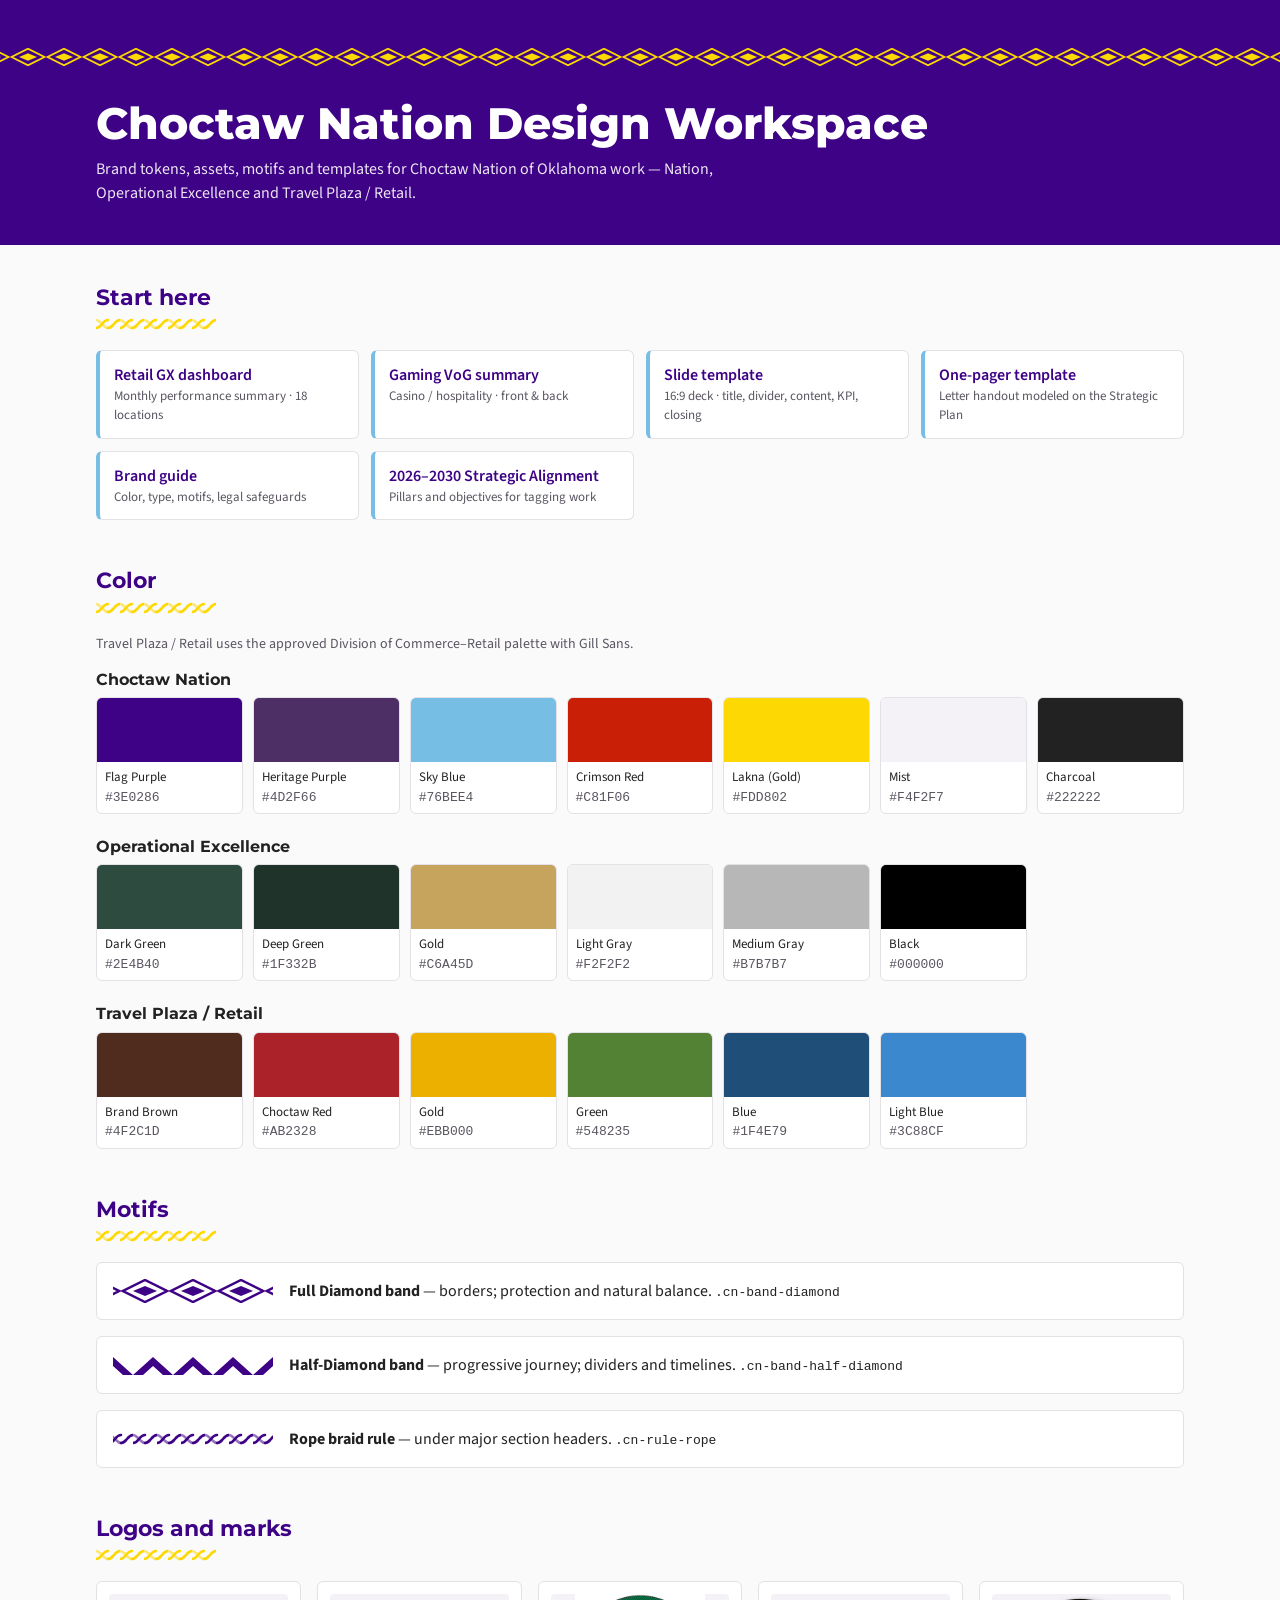
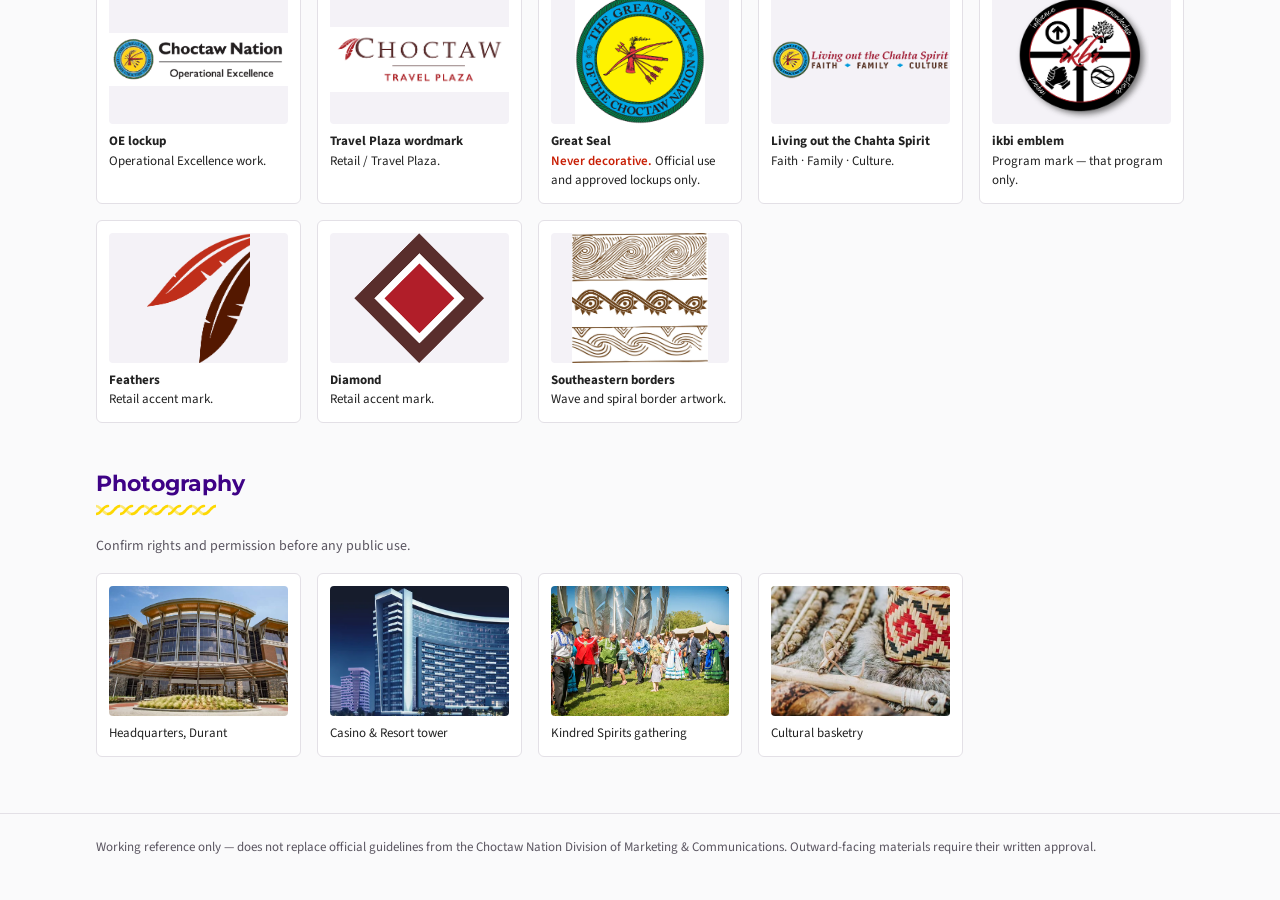
<file: choctaw-nation/index.html>
<!doctype html>
<html lang="en">
<head>
<meta charset="utf-8">
<meta name="viewport" content="width=device-width, initial-scale=1">
<title>CNO Design Workspace</title>
<link rel="stylesheet" href="tokens/tokens.css">
<style>
  * { box-sizing: border-box; margin: 0; }
  body { background: #FAFAFB; color: #222; font-family: var(--cn-font-body); line-height: 1.5; }
  .wrap { max-width: 1120px; margin: 0 auto; padding: 0 16px; }
  .top { background: #3E0286; color: #fff; padding: 48px 0 40px; }
  .top .cn-band-diamond { margin-bottom: 32px; height: 18px; -webkit-mask-size: auto 100%; mask-size: auto 100%; }
  h1, h2, h3 { font-family: var(--cn-font-display); line-height: 1.15; }
  h1 { font-size: clamp(28px, 5vw, 44px); font-weight: 800; }
  .top p { opacity: .9; max-width: 640px; margin-top: 8px; }
  section { padding: 40px 0 8px; }
  h2 { font-size: 22px; color: #3E0286; }
  h2 + .cn-rule-rope { width: 120px; margin: 8px 0 20px; }
  .note { color: #5A5560; font-size: 14px; margin-bottom: 16px; }
  .palettes { display: grid; gap: 24px; }
  .palette h3 { font-size: 16px; margin-bottom: 8px; }
  .swatches { display: grid; grid-template-columns: repeat(auto-fill, minmax(130px, 1fr)); gap: 10px; }
  .sw { border: 1px solid #E3E0E6; border-radius: 6px; overflow: hidden; background: #fff; font-size: 13px; }
  .sw i { display: block; height: 64px; }
  .sw div { padding: 6px 8px; }
  .sw code { color: #5A5560; }
  .grid { display: grid; grid-template-columns: repeat(auto-fill, minmax(200px, 1fr)); gap: 16px; }
  .card { background: #fff; border: 1px solid #E3E0E6; border-radius: 6px; padding: 12px; font-size: 13px; }
  .card .img { height: 130px; display: grid; place-items: center; background: #F4F2F7; border-radius: 4px; margin-bottom: 8px; overflow: hidden; }
  .card img { max-width: 100%; max-height: 130px; object-fit: contain; }
  .card.photo img { width: 100%; height: 130px; max-height: none; object-fit: cover; }
  .warn { color: #C81F06; font-weight: 600; }
  .motifs { display: grid; gap: 16px; }
  .motif { display: grid; grid-template-columns: 160px 1fr; gap: 16px; align-items: center; background: #fff; border: 1px solid #E3E0E6; border-radius: 6px; padding: 16px; }
  .motif span[class^="cn-"] { background-color: #3E0286; }
  @media (max-width: 560px) { .motif { grid-template-columns: 1fr; } }
  .links { display: grid; grid-template-columns: repeat(auto-fill, minmax(240px, 1fr)); gap: 12px; }
  .links a { display: block; background: #fff; border: 1px solid #E3E0E6; border-left: 4px solid #76BEE4; border-radius: 6px; padding: 12px 14px; color: #3E0286; font-weight: 600; text-decoration: none; }
  .links a span { display: block; color: #5A5560; font-weight: 400; font-size: 13px; }
  footer { margin-top: 48px; padding: 24px 0 40px; border-top: 1px solid #E3E0E6; font-size: 13px; color: #5A5560; }
</style>
</head>
<body>
<header class="top">
  <span class="cn-band-diamond"></span>
  <div class="wrap">
    <h1>Choctaw Nation Design Workspace</h1>
    <p>Brand tokens, assets, motifs and templates for Choctaw Nation of Oklahoma work — Nation, Operational Excellence and Travel Plaza / Retail.</p>
  </div>
</header>

<main class="wrap">
  <section>
    <h2>Start here</h2><span class="cn-rule-rope"></span>
    <div class="links">
      <a href="dashboards/retail-guest-experience.html">Retail GX dashboard<span>Monthly performance summary · 18 locations</span></a>
      <a href="dashboards/gaming-voice-of-guest.html">Gaming VoG summary<span>Casino / hospitality · front &amp; back</span></a>
      <a href="templates/slides.html">Slide template<span>16:9 deck · title, divider, content, KPI, closing</span></a>
      <a href="templates/one-pager.html">One-pager template<span>Letter handout modeled on the Strategic Plan</span></a>
      <a href="brand/BRAND_GUIDE.md">Brand guide<span>Color, type, motifs, legal safeguards</span></a>
      <a href="brand/strategic-plan-2026-2030.md">2026–2030 Strategic Alignment<span>Pillars and objectives for tagging work</span></a>
    </div>
  </section>

  <section>
    <h2>Color</h2><span class="cn-rule-rope"></span>
    <p class="note">Travel Plaza / Retail uses the approved Division of Commerce–Retail palette with Gill Sans.</p>
    <div class="palettes" id="palettes"></div>
  </section>

  <section>
    <h2>Motifs</h2><span class="cn-rule-rope"></span>
    <div class="motifs">
      <div class="motif"><span class="cn-band-diamond"></span><div><strong>Full Diamond band</strong> — borders; protection and natural balance. <code>.cn-band-diamond</code></div></div>
      <div class="motif"><span class="cn-band-half-diamond"></span><div><strong>Half-Diamond band</strong> — progressive journey; dividers and timelines. <code>.cn-band-half-diamond</code></div></div>
      <div class="motif"><span class="cn-rule-rope"></span><div><strong>Rope braid rule</strong> — under major section headers. <code>.cn-rule-rope</code></div></div>
    </div>
  </section>

  <section>
    <h2>Logos and marks</h2><span class="cn-rule-rope"></span>
    <div class="grid">
      <div class="card"><div class="img"><img src="assets/logos/oe-lockup-seal.png" alt=""></div><strong>OE lockup</strong><br>Operational Excellence work.</div>
      <div class="card"><div class="img"><img src="assets/logos/travel-plaza-wordmark.png" alt=""></div><strong>Travel Plaza wordmark</strong><br>Retail / Travel Plaza.</div>
      <div class="card"><div class="img"><img src="assets/logos/great-seal.jpg" alt=""></div><strong>Great Seal</strong><br><span class="warn">Never decorative.</span> Official use and approved lockups only.</div>
      <div class="card"><div class="img"><img src="assets/logos/chahta-spirit-tagline.png" alt=""></div><strong>Living out the Chahta Spirit</strong><br>Faith · Family · Culture.</div>
      <div class="card"><div class="img"><img src="assets/logos/ikbi-emblem.png" alt=""></div><strong>ikbi emblem</strong><br>Program mark — that program only.</div>
      <div class="card"><div class="img"><img src="assets/marks/feathers.png" alt=""></div><strong>Feathers</strong><br>Retail accent mark.</div>
      <div class="card"><div class="img"><img src="assets/marks/diamond.png" alt=""></div><strong>Diamond</strong><br>Retail accent mark.</div>
      <div class="card"><div class="img"><img src="assets/patterns/southeastern-wave-borders.jpg" alt=""></div><strong>Southeastern borders</strong><br>Wave and spiral border artwork.</div>
    </div>
  </section>

  <section>
    <h2>Photography</h2><span class="cn-rule-rope"></span>
    <p class="note">Confirm rights and permission before any public use.</p>
    <div class="grid">
      <div class="card photo"><div class="img"><img src="assets/photography/headquarters-durant.jpg" alt="Choctaw Nation headquarters in Durant"></div>Headquarters, Durant</div>
      <div class="card photo"><div class="img"><img src="assets/photography/casino-resort-tower.webp" alt="Choctaw Casino resort tower rendering at night"></div>Casino &amp; Resort tower</div>
      <div class="card photo"><div class="img"><img src="assets/photography/kindred-spirits-gathering.webp" alt="Gathering at the Kindred Spirits sculpture"></div>Kindred Spirits gathering</div>
      <div class="card photo"><div class="img"><img src="assets/photography/cultural-basketry.jpg" alt="Traditional basket and cultural items"></div>Cultural basketry</div>
    </div>
  </section>
</main>

<footer>
  <div class="wrap">Working reference only — does not replace official guidelines from the Choctaw Nation Division of Marketing &amp; Communications. Outward-facing materials require their written approval.</div>
</footer>

<script>
  // Swatches mirror tokens/tokens.json (kept inline so this page works from file://).
  const palettes = {
    'Choctaw Nation': [['Flag Purple','#3E0286'],['Heritage Purple','#4D2F66'],['Sky Blue','#76BEE4'],['Crimson Red','#C81F06'],['Lakna (Gold)','#FDD802'],['Mist','#F4F2F7'],['Charcoal','#222222']],
    'Operational Excellence': [['Dark Green','#2E4B40'],['Deep Green','#1F332B'],['Gold','#C6A45D'],['Light Gray','#F2F2F2'],['Medium Gray','#B7B7B7'],['Black','#000000']],
    'Travel Plaza / Retail': [['Brand Brown','#4F2C1D'],['Choctaw Red','#AB2328'],['Gold','#EBB000'],['Green','#548235'],['Blue','#1F4E79'],['Light Blue','#3C88CF']],
  };
  const root = document.getElementById('palettes');
  for (const [name, colors] of Object.entries(palettes)) {
    const el = document.createElement('div');
    el.className = 'palette';
    el.innerHTML = `<h3>${name}</h3><div class="swatches">${colors.map(([n, hex]) =>
      `<div class="sw"><i style="background:${hex}"></i><div>${n}<br><code>${hex}</code></div></div>`).join('')}</div>`;
    root.appendChild(el);
  }
</script>
</body>
</html>
</file>
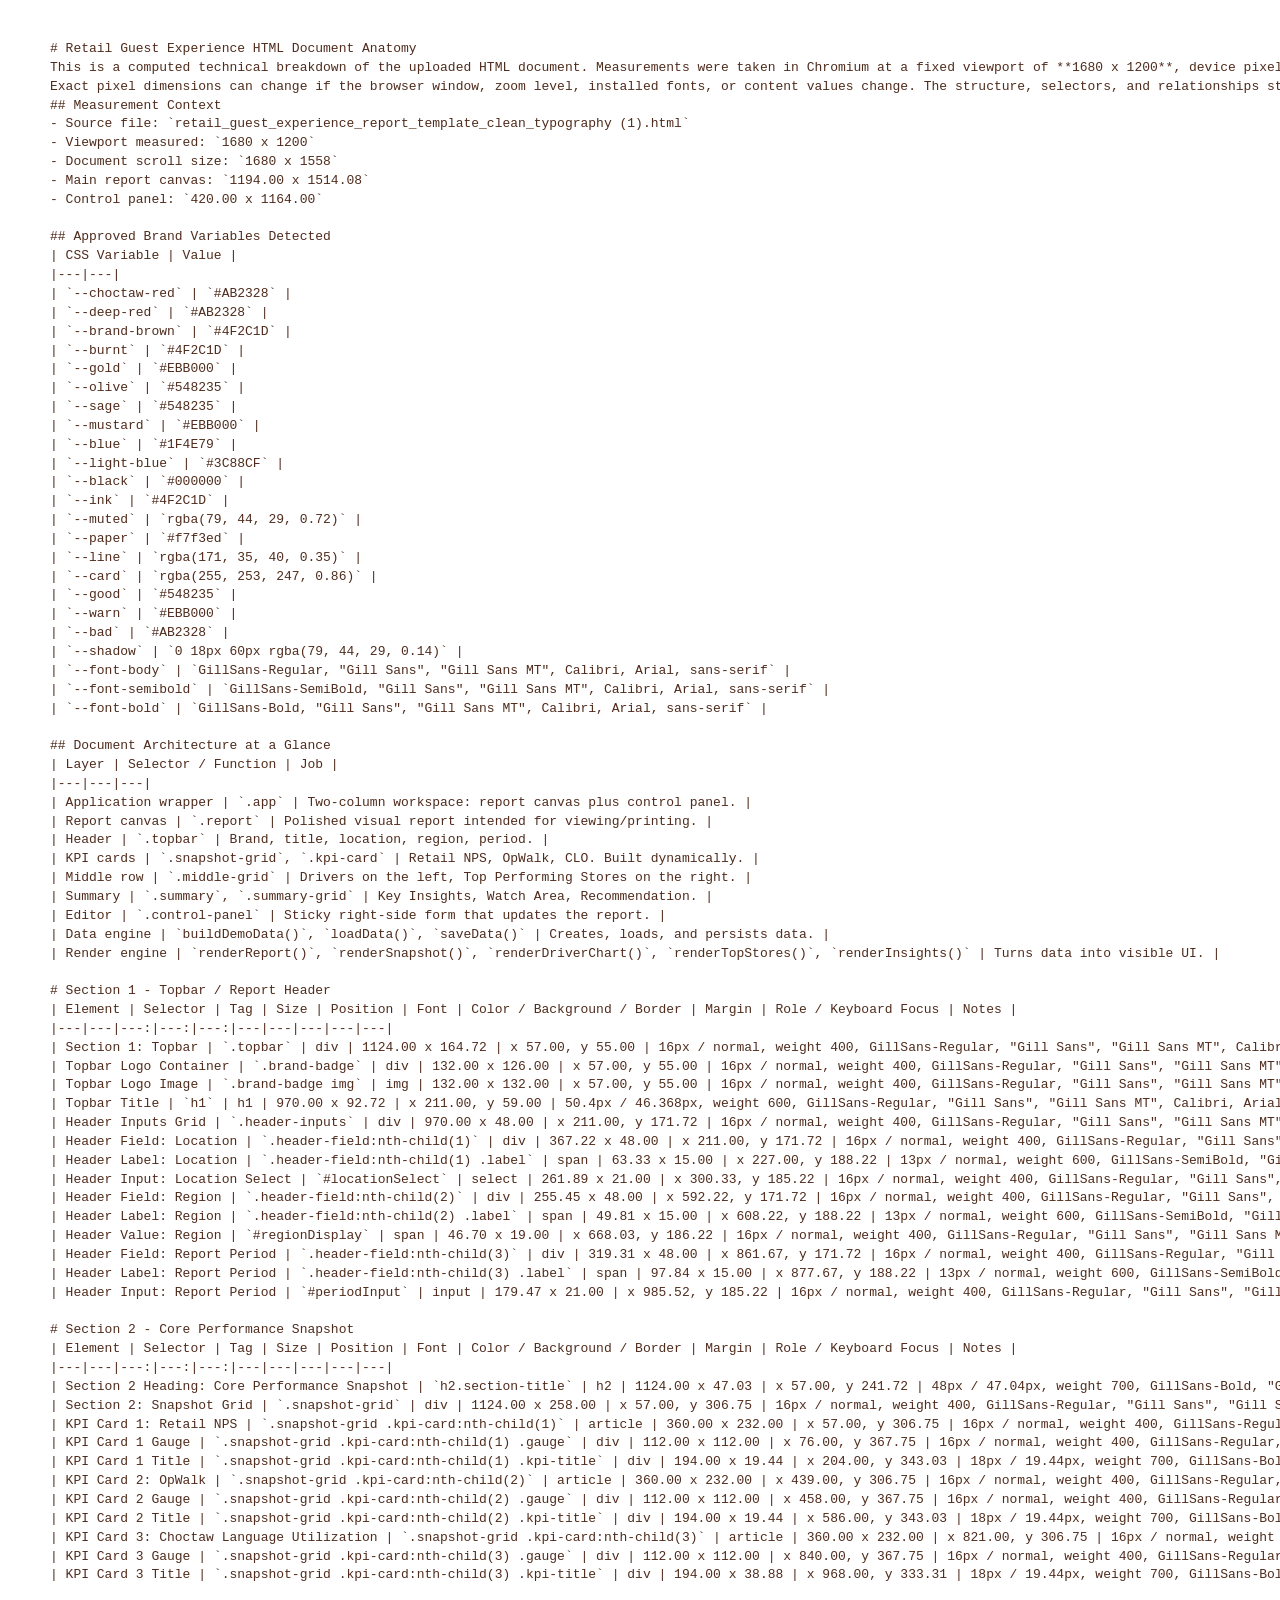
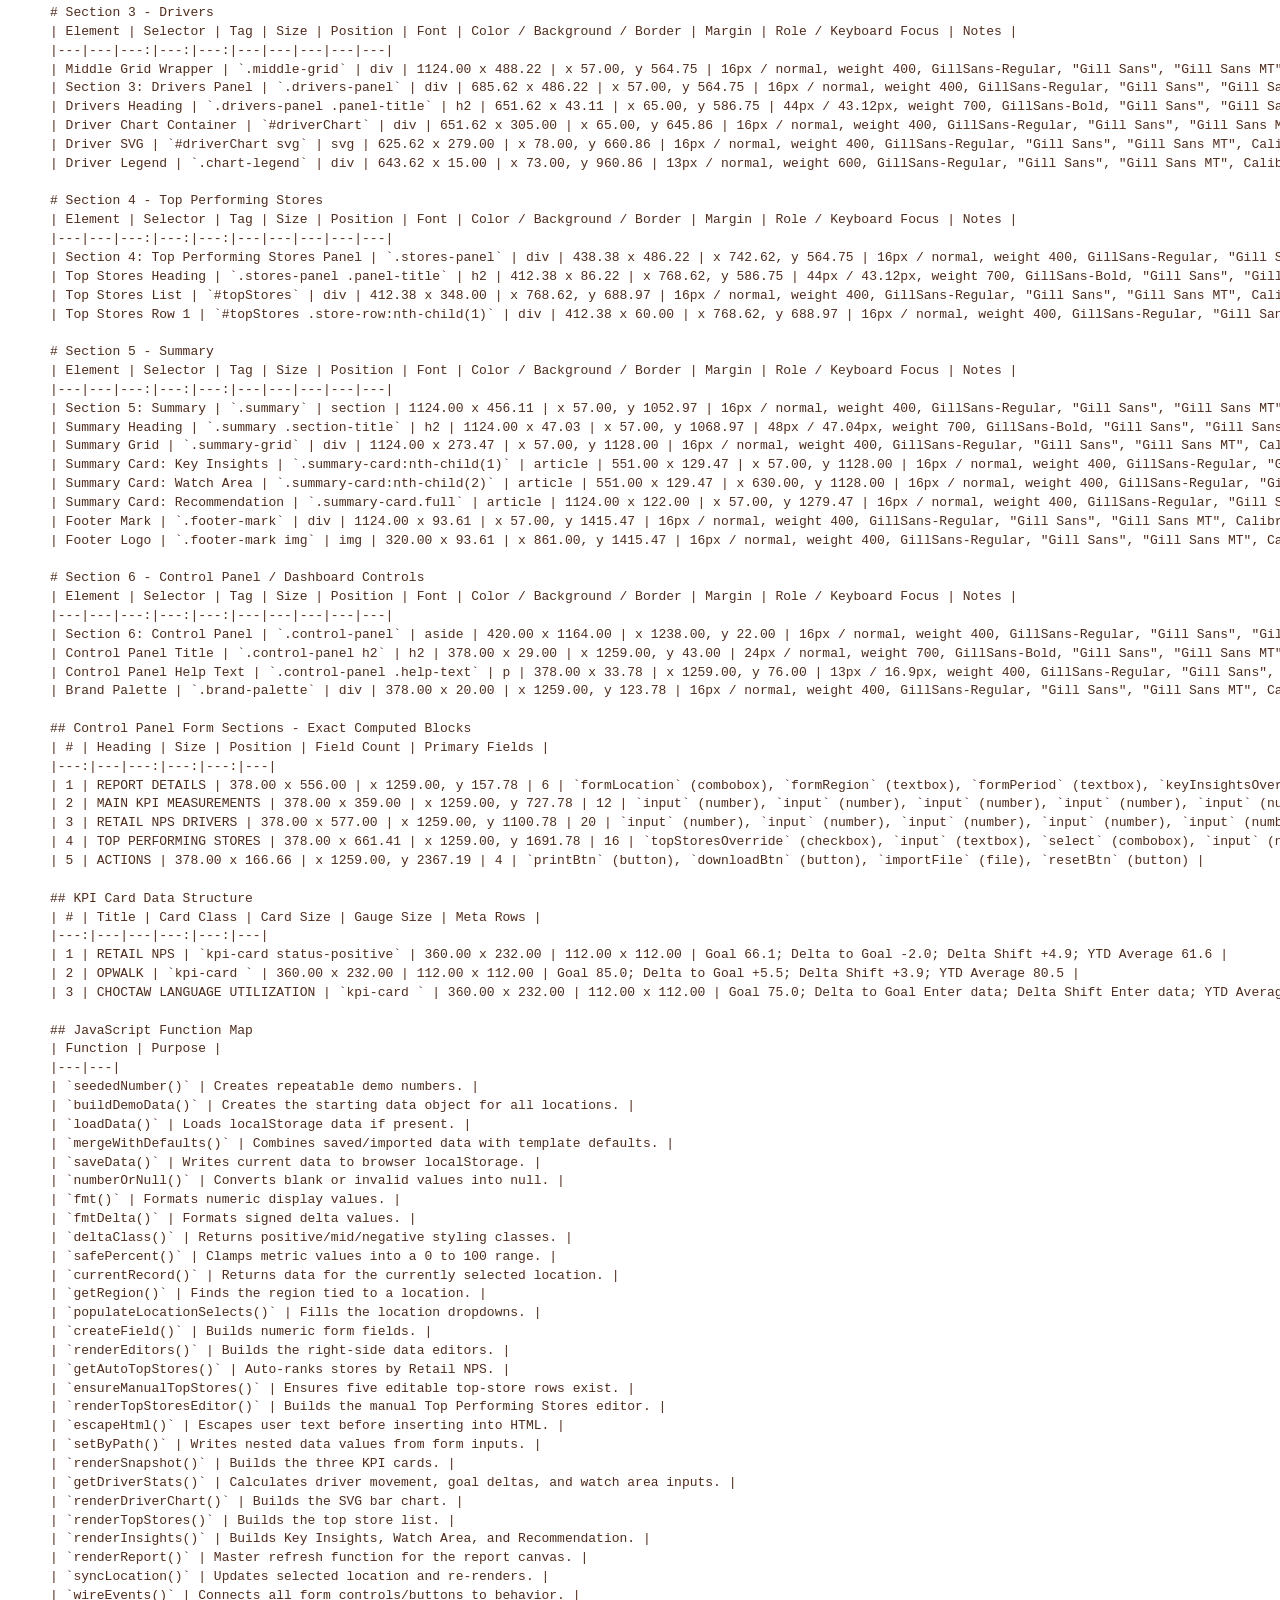
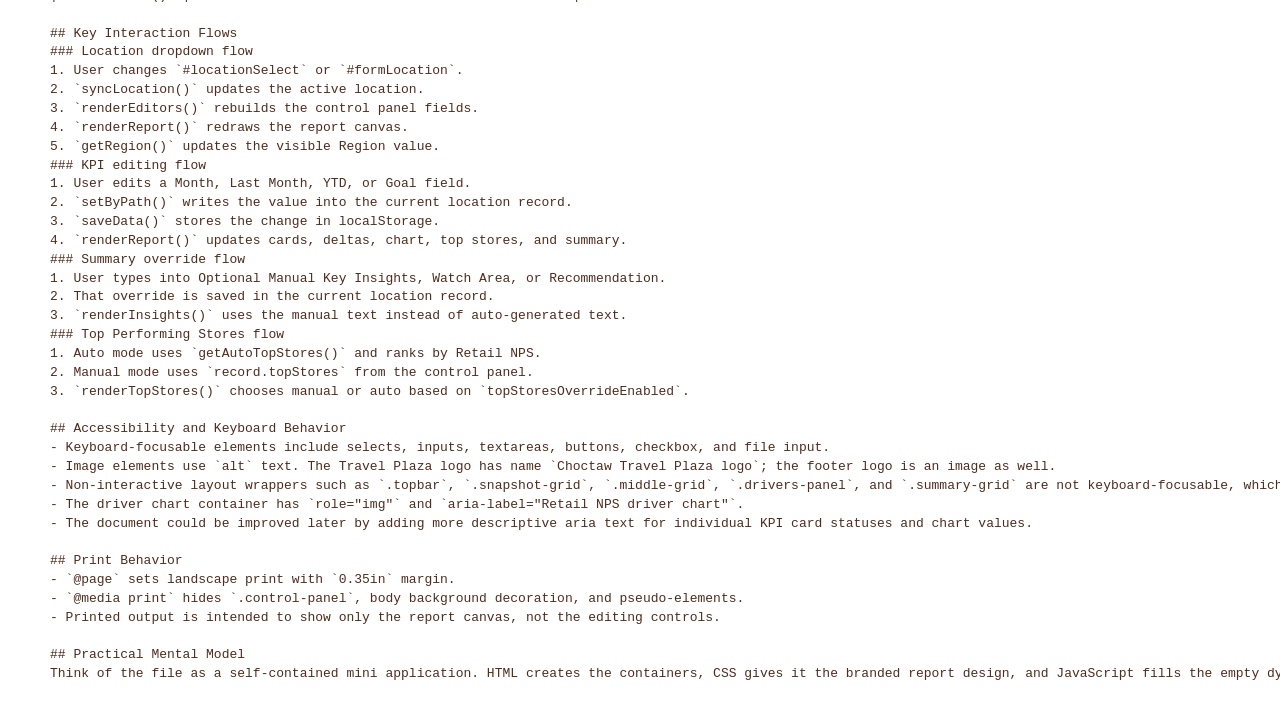
<file: retail_html_document_anatomy_report.html>
<!doctype html><html><head><meta charset='utf-8'><title>Retail HTML Document Anatomy Report</title><style>
body { font-family: Gill Sans, Gill Sans MT, Calibri, Arial, sans-serif; color:#4F2C1D; max-width:1180px; margin:40px auto; line-height:1.45; padding:0 24px; }
h1,h2,h3 { color:#AB2328; line-height:1.05; }
h1 { font-size:38px; }
h2 { border-top:2px solid #AB2328; padding-top:22px; margin-top:34px; }
code { background:#f5eee8; padding:2px 5px; border-radius:5px; color:#4F2C1D; }
table { border-collapse: collapse; width:100%; margin:14px 0 24px; font-size:13px; }
th,td { border:1px solid rgba(79,44,29,.18); padding:8px; vertical-align:top; }
th { background:#f5eee8; color:#000; text-align:left; }
tr:nth-child(even) td { background:#fffaf6; }
</style></head><body><pre># Retail Guest Experience HTML Document Anatomy
This is a computed technical breakdown of the uploaded HTML document. Measurements were taken in Chromium at a fixed viewport of **1680 x 1200**, device pixel ratio **1**, after the JavaScript rendered the KPI cards, chart, top stores, and editable controls.
Exact pixel dimensions can change if the browser window, zoom level, installed fonts, or content values change. The structure, selectors, and relationships stay the same.
## Measurement Context
- Source file: `retail_guest_experience_report_template_clean_typography (1).html`
- Viewport measured: `1680 x 1200`
- Document scroll size: `1680 x 1558`
- Main report canvas: `1194.00 x 1514.08`
- Control panel: `420.00 x 1164.00`

## Approved Brand Variables Detected
| CSS Variable | Value |
|---|---|
| `--choctaw-red` | `#AB2328` |
| `--deep-red` | `#AB2328` |
| `--brand-brown` | `#4F2C1D` |
| `--burnt` | `#4F2C1D` |
| `--gold` | `#EBB000` |
| `--olive` | `#548235` |
| `--sage` | `#548235` |
| `--mustard` | `#EBB000` |
| `--blue` | `#1F4E79` |
| `--light-blue` | `#3C88CF` |
| `--black` | `#000000` |
| `--ink` | `#4F2C1D` |
| `--muted` | `rgba(79, 44, 29, 0.72)` |
| `--paper` | `#f7f3ed` |
| `--line` | `rgba(171, 35, 40, 0.35)` |
| `--card` | `rgba(255, 253, 247, 0.86)` |
| `--good` | `#548235` |
| `--warn` | `#EBB000` |
| `--bad` | `#AB2328` |
| `--shadow` | `0 18px 60px rgba(79, 44, 29, 0.14)` |
| `--font-body` | `GillSans-Regular, &quot;Gill Sans&quot;, &quot;Gill Sans MT&quot;, Calibri, Arial, sans-serif` |
| `--font-semibold` | `GillSans-SemiBold, &quot;Gill Sans&quot;, &quot;Gill Sans MT&quot;, Calibri, Arial, sans-serif` |
| `--font-bold` | `GillSans-Bold, &quot;Gill Sans&quot;, &quot;Gill Sans MT&quot;, Calibri, Arial, sans-serif` |

## Document Architecture at a Glance
| Layer | Selector / Function | Job |
|---|---|---|
| Application wrapper | `.app` | Two-column workspace: report canvas plus control panel. |
| Report canvas | `.report` | Polished visual report intended for viewing/printing. |
| Header | `.topbar` | Brand, title, location, region, period. |
| KPI cards | `.snapshot-grid`, `.kpi-card` | Retail NPS, OpWalk, CLO. Built dynamically. |
| Middle row | `.middle-grid` | Drivers on the left, Top Performing Stores on the right. |
| Summary | `.summary`, `.summary-grid` | Key Insights, Watch Area, Recommendation. |
| Editor | `.control-panel` | Sticky right-side form that updates the report. |
| Data engine | `buildDemoData()`, `loadData()`, `saveData()` | Creates, loads, and persists data. |
| Render engine | `renderReport()`, `renderSnapshot()`, `renderDriverChart()`, `renderTopStores()`, `renderInsights()` | Turns data into visible UI. |

# Section 1 - Topbar / Report Header
| Element | Selector | Tag | Size | Position | Font | Color / Background / Border | Margin | Role / Keyboard Focus | Notes |
|---|---|---:|---:|---:|---|---|---|---|---|
| Section 1: Topbar | `.topbar` | div | 1124.00 x 164.72 | x 57.00, y 55.00 | 16px / normal, weight 400, GillSans-Regular, &quot;Gill Sans&quot;, &quot;Gill Sans MT&quot;, Calibri, Arial, sans-serif | Color: rgb(79, 44, 29); Background: rgba(0, 0, 0, 0); Border: 0px rgb(79, 44, 29) | 0px 0px 22px 0px | generic / No | Grid wrapper for logo, title, and report filter fields. |
| Topbar Logo Container | `.brand-badge` | div | 132.00 x 126.00 | x 57.00, y 55.00 | 16px / normal, weight 400, GillSans-Regular, &quot;Gill Sans&quot;, &quot;Gill Sans MT&quot;, Calibri, Arial, sans-serif | Color: rgb(79, 44, 29); Background: rgba(0, 0, 0, 0); Border: 0px rgb(79, 44, 29) | 0px 0px 0px 0px | generic / No | Visual brand holder. Has aria-label on wrapper but no interactive behavior. |
| Topbar Logo Image | `.brand-badge img` | img | 132.00 x 132.00 | x 57.00, y 55.00 | 16px / normal, weight 400, GillSans-Regular, &quot;Gill Sans&quot;, &quot;Gill Sans MT&quot;, Calibri, Arial, sans-serif | Color: rgb(79, 44, 29); Background: rgba(0, 0, 0, 0); Border: 0px rgb(79, 44, 29) | 0px 0px 0px 0px | img / No | Embedded base64 image. Role is image through img tag. Not keyboard focusable. |
| Topbar Title | `h1` | h1 | 970.00 x 92.72 | x 211.00, y 59.00 | 50.4px / 46.368px, weight 600, GillSans-Regular, &quot;Gill Sans&quot;, &quot;Gill Sans MT&quot;, Calibri, Arial, sans-serif | Color: rgb(79, 44, 29); Background: rgba(0, 0, 0, 0); Border: 0px rgb(79, 44, 29) | 4px 0px 20px 0px | heading / No | Main report title. The visual anchor of the page. |
| Header Inputs Grid | `.header-inputs` | div | 970.00 x 48.00 | x 211.00, y 171.72 | 16px / normal, weight 400, GillSans-Regular, &quot;Gill Sans&quot;, &quot;Gill Sans MT&quot;, Calibri, Arial, sans-serif | Color: rgb(79, 44, 29); Background: rgba(0, 0, 0, 0); Border: 0px rgb(79, 44, 29) | 0px 0px 0px 0px | generic / No | Three-column grid for Location, Region, Report Period. |
| Header Field: Location | `.header-field:nth-child(1)` | div | 367.22 x 48.00 | x 211.00, y 171.72 | 16px / normal, weight 400, GillSans-Regular, &quot;Gill Sans&quot;, &quot;Gill Sans MT&quot;, Calibri, Arial, sans-serif | Color: rgb(79, 44, 29); Background: rgba(255, 255, 255, 0.38); Border: 2px rgb(171, 35, 40) | 0px 0px 0px 0px | generic / No | Pill wrapper around Location label and location select. |
| Header Label: Location | `.header-field:nth-child(1) .label` | span | 63.33 x 15.00 | x 227.00, y 188.22 | 13px / normal, weight 600, GillSans-SemiBold, &quot;Gill Sans&quot;, &quot;Gill Sans MT&quot;, Calibri, Arial, sans-serif | Color: rgb(0, 0, 0); Background: rgba(0, 0, 0, 0); Border: 0px rgb(0, 0, 0) | 0px 0px 0px 0px | generic / No | Static text label. Black. |
| Header Input: Location Select | `#locationSelect` | select | 261.89 x 21.00 | x 300.33, y 185.22 | 16px / normal, weight 400, GillSans-Regular, &quot;Gill Sans&quot;, &quot;Gill Sans MT&quot;, Calibri, Arial, sans-serif | Color: rgb(79, 44, 29); Background: rgba(0, 0, 0, 0); Border: 0px rgb(79, 44, 29) | 0px 0px 0px 0px | combobox / Yes | Interactive dropdown. Keyboard focusable. |
| Header Field: Region | `.header-field:nth-child(2)` | div | 255.45 x 48.00 | x 592.22, y 171.72 | 16px / normal, weight 400, GillSans-Regular, &quot;Gill Sans&quot;, &quot;Gill Sans MT&quot;, Calibri, Arial, sans-serif | Color: rgb(79, 44, 29); Background: rgba(255, 255, 255, 0.38); Border: 2px rgb(171, 35, 40) | 0px 0px 0px 0px | generic / No | Pill wrapper around Region label and auto-populated value. |
| Header Label: Region | `.header-field:nth-child(2) .label` | span | 49.81 x 15.00 | x 608.22, y 188.22 | 13px / normal, weight 600, GillSans-SemiBold, &quot;Gill Sans&quot;, &quot;Gill Sans MT&quot;, Calibri, Arial, sans-serif | Color: rgb(0, 0, 0); Background: rgba(0, 0, 0, 0); Border: 0px rgb(0, 0, 0) | 0px 0px 0px 0px | generic / No | Static text label. Black. |
| Header Value: Region | `#regionDisplay` | span | 46.70 x 19.00 | x 668.03, y 186.22 | 16px / normal, weight 400, GillSans-Regular, &quot;Gill Sans&quot;, &quot;Gill Sans MT&quot;, Calibri, Arial, sans-serif | Color: rgb(79, 44, 29); Background: rgba(0, 0, 0, 0); Border: 0px rgb(79, 44, 29) | 0px 0px 0px 0px | generic / No | Generated from selected location. It is text, not an input. |
| Header Field: Report Period | `.header-field:nth-child(3)` | div | 319.31 x 48.00 | x 861.67, y 171.72 | 16px / normal, weight 400, GillSans-Regular, &quot;Gill Sans&quot;, &quot;Gill Sans MT&quot;, Calibri, Arial, sans-serif | Color: rgb(79, 44, 29); Background: rgba(255, 255, 255, 0.38); Border: 2px rgb(171, 35, 40) | 0px 0px 0px 0px | generic / No | Pill wrapper around Report Period label and text input. |
| Header Label: Report Period | `.header-field:nth-child(3) .label` | span | 97.84 x 15.00 | x 877.67, y 188.22 | 13px / normal, weight 600, GillSans-SemiBold, &quot;Gill Sans&quot;, &quot;Gill Sans MT&quot;, Calibri, Arial, sans-serif | Color: rgb(0, 0, 0); Background: rgba(0, 0, 0, 0); Border: 0px rgb(0, 0, 0) | 0px 0px 0px 0px | generic / No | Static text label. Black. |
| Header Input: Report Period | `#periodInput` | input | 179.47 x 21.00 | x 985.52, y 185.22 | 16px / normal, weight 400, GillSans-Regular, &quot;Gill Sans&quot;, &quot;Gill Sans MT&quot;, Calibri, Arial, sans-serif | Color: rgb(79, 44, 29); Background: rgba(0, 0, 0, 0); Border: 0px rgb(79, 44, 29) | 0px 0px 0px 0px | textbox / Yes | Interactive manual text input. Keyboard focusable. |

# Section 2 - Core Performance Snapshot
| Element | Selector | Tag | Size | Position | Font | Color / Background / Border | Margin | Role / Keyboard Focus | Notes |
|---|---|---:|---:|---:|---|---|---|---|---|
| Section 2 Heading: Core Performance Snapshot | `h2.section-title` | h2 | 1124.00 x 47.03 | x 57.00, y 241.72 | 48px / 47.04px, weight 700, GillSans-Bold, &quot;Gill Sans&quot;, &quot;Gill Sans MT&quot;, Calibri, Arial, sans-serif | Color: rgb(171, 35, 40); Background: rgba(0, 0, 0, 0); Border: 0px rgb(171, 35, 40) | 18px 0px 18px 0px | heading / No | Section heading. |
| Section 2: Snapshot Grid | `.snapshot-grid` | div | 1124.00 x 258.00 | x 57.00, y 306.75 | 16px / normal, weight 400, GillSans-Regular, &quot;Gill Sans&quot;, &quot;Gill Sans MT&quot;, Calibri, Arial, sans-serif | Color: rgb(79, 44, 29); Background: rgba(0, 0, 0, 0); Border: 0px rgb(79, 44, 29) | 0px 0px 0px 0px | generic / No | Three-column KPI card grid. |
| KPI Card 1: Retail NPS | `.snapshot-grid .kpi-card:nth-child(1)` | article | 360.00 x 232.00 | x 57.00, y 306.75 | 16px / normal, weight 400, GillSans-Regular, &quot;Gill Sans&quot;, &quot;Gill Sans MT&quot;, Calibri, Arial, sans-serif | Color: rgb(79, 44, 29); Background: rgba(255, 253, 247, 0.86); Border: 1px rgba(84, 130, 53, 0.62) | 0px 0px 0px 0px | article / No | Dynamic KPI card. Conditional class can change card treatment. |
| KPI Card 1 Gauge | `.snapshot-grid .kpi-card:nth-child(1) .gauge` | div | 112.00 x 112.00 | x 76.00, y 367.75 | 16px / normal, weight 400, GillSans-Regular, &quot;Gill Sans&quot;, &quot;Gill Sans MT&quot;, Calibri, Arial, sans-serif | Color: rgb(79, 44, 29); Background: rgba(0, 0, 0, 0); Border: 0px rgb(79, 44, 29) | 0px 0px 0px 0px | generic / No | Donut/gauge visual. |
| KPI Card 1 Title | `.snapshot-grid .kpi-card:nth-child(1) .kpi-title` | div | 194.00 x 19.44 | x 204.00, y 343.03 | 18px / 19.44px, weight 700, GillSans-Bold, &quot;Gill Sans&quot;, &quot;Gill Sans MT&quot;, Calibri, Arial, sans-serif | Color: rgb(0, 0, 0); Background: rgba(0, 0, 0, 0); Border: 0px rgb(0, 0, 0) | 0px 0px 9px 0px | generic / No | Static KPI title. Should remain black. |
| KPI Card 2: OpWalk | `.snapshot-grid .kpi-card:nth-child(2)` | article | 360.00 x 232.00 | x 439.00, y 306.75 | 16px / normal, weight 400, GillSans-Regular, &quot;Gill Sans&quot;, &quot;Gill Sans MT&quot;, Calibri, Arial, sans-serif | Color: rgb(79, 44, 29); Background: rgba(255, 253, 247, 0.86); Border: 1px rgba(171, 35, 40, 0.15) | 0px 0px 0px 0px | article / No | Dynamic KPI card. |
| KPI Card 2 Gauge | `.snapshot-grid .kpi-card:nth-child(2) .gauge` | div | 112.00 x 112.00 | x 458.00, y 367.75 | 16px / normal, weight 400, GillSans-Regular, &quot;Gill Sans&quot;, &quot;Gill Sans MT&quot;, Calibri, Arial, sans-serif | Color: rgb(79, 44, 29); Background: rgba(0, 0, 0, 0); Border: 0px rgb(79, 44, 29) | 0px 0px 0px 0px | generic / No | Donut/gauge visual. |
| KPI Card 2 Title | `.snapshot-grid .kpi-card:nth-child(2) .kpi-title` | div | 194.00 x 19.44 | x 586.00, y 343.03 | 18px / 19.44px, weight 700, GillSans-Bold, &quot;Gill Sans&quot;, &quot;Gill Sans MT&quot;, Calibri, Arial, sans-serif | Color: rgb(0, 0, 0); Background: rgba(0, 0, 0, 0); Border: 0px rgb(0, 0, 0) | 0px 0px 9px 0px | generic / No | Static KPI title. Should remain black. |
| KPI Card 3: Choctaw Language Utilization | `.snapshot-grid .kpi-card:nth-child(3)` | article | 360.00 x 232.00 | x 821.00, y 306.75 | 16px / normal, weight 400, GillSans-Regular, &quot;Gill Sans&quot;, &quot;Gill Sans MT&quot;, Calibri, Arial, sans-serif | Color: rgb(79, 44, 29); Background: rgba(255, 253, 247, 0.86); Border: 1px rgba(171, 35, 40, 0.15) | 0px 0px 0px 0px | article / No | Dynamic KPI card. Uses CLO goal threshold logic. |
| KPI Card 3 Gauge | `.snapshot-grid .kpi-card:nth-child(3) .gauge` | div | 112.00 x 112.00 | x 840.00, y 367.75 | 16px / normal, weight 400, GillSans-Regular, &quot;Gill Sans&quot;, &quot;Gill Sans MT&quot;, Calibri, Arial, sans-serif | Color: rgb(79, 44, 29); Background: rgba(0, 0, 0, 0); Border: 0px rgb(79, 44, 29) | 0px 0px 0px 0px | generic / No | Donut/gauge visual. |
| KPI Card 3 Title | `.snapshot-grid .kpi-card:nth-child(3) .kpi-title` | div | 194.00 x 38.88 | x 968.00, y 333.31 | 18px / 19.44px, weight 700, GillSans-Bold, &quot;Gill Sans&quot;, &quot;Gill Sans MT&quot;, Calibri, Arial, sans-serif | Color: rgb(0, 0, 0); Background: rgba(0, 0, 0, 0); Border: 0px rgb(0, 0, 0) | 0px 0px 9px 0px | generic / No | Static KPI title. Should remain black. |

# Section 3 - Drivers
| Element | Selector | Tag | Size | Position | Font | Color / Background / Border | Margin | Role / Keyboard Focus | Notes |
|---|---|---:|---:|---:|---|---|---|---|---|
| Middle Grid Wrapper | `.middle-grid` | div | 1124.00 x 488.22 | x 57.00, y 564.75 | 16px / normal, weight 400, GillSans-Regular, &quot;Gill Sans&quot;, &quot;Gill Sans MT&quot;, Calibri, Arial, sans-serif | Color: rgb(79, 44, 29); Background: rgba(0, 0, 0, 0); Border: 0px rgb(79, 44, 29) | 0px 0px 0px 0px | generic / No | Two-column middle layout containing Drivers and Top Performing Stores. |
| Section 3: Drivers Panel | `.drivers-panel` | div | 685.62 x 486.22 | x 57.00, y 564.75 | 16px / normal, weight 400, GillSans-Regular, &quot;Gill Sans&quot;, &quot;Gill Sans MT&quot;, Calibri, Arial, sans-serif | Color: rgb(79, 44, 29); Background: rgba(0, 0, 0, 0); Border: 0px rgb(79, 44, 29) | 0px 0px 0px 0px | generic / No | Left-side driver chart panel. |
| Drivers Heading | `.drivers-panel .panel-title` | h2 | 651.62 x 43.11 | x 65.00, y 586.75 | 44px / 43.12px, weight 700, GillSans-Bold, &quot;Gill Sans&quot;, &quot;Gill Sans MT&quot;, Calibri, Arial, sans-serif | Color: rgb(171, 35, 40); Background: rgba(0, 0, 0, 0); Border: 0px rgb(171, 35, 40) | 0px 0px 16px 0px | heading / No | Section title. |
| Driver Chart Container | `#driverChart` | div | 651.62 x 305.00 | x 65.00, y 645.86 | 16px / normal, weight 400, GillSans-Regular, &quot;Gill Sans&quot;, &quot;Gill Sans MT&quot;, Calibri, Arial, sans-serif | Color: rgb(79, 44, 29); Background: rgba(255, 255, 255, 0.42); Border: 1px rgba(171, 35, 40, 0.12) | 0px 0px 0px 0px | img / No | HTML container that receives a generated SVG chart. |
| Driver SVG | `#driverChart svg` | svg | 625.62 x 279.00 | x 78.00, y 660.86 | 16px / normal, weight 400, GillSans-Regular, &quot;Gill Sans&quot;, &quot;Gill Sans MT&quot;, Calibri, Arial, sans-serif | Color: rgb(79, 44, 29); Background: rgba(0, 0, 0, 0); Border: 0px rgb(79, 44, 29) | 0px 0px 0px 0px | graphics-document / No | Dynamic SVG bar chart generated by JavaScript. |
| Driver Legend | `.chart-legend` | div | 643.62 x 15.00 | x 73.00, y 960.86 | 13px / normal, weight 600, GillSans-Regular, &quot;Gill Sans&quot;, &quot;Gill Sans MT&quot;, Calibri, Arial, sans-serif | Color: rgb(79, 44, 29); Background: rgba(0, 0, 0, 0); Border: 0px rgb(79, 44, 29) | 10px 0px 0px 8px | generic / No | Legend for Month, Last Month, YTD, Watch Area. |

# Section 4 - Top Performing Stores
| Element | Selector | Tag | Size | Position | Font | Color / Background / Border | Margin | Role / Keyboard Focus | Notes |
|---|---|---:|---:|---:|---|---|---|---|---|
| Section 4: Top Performing Stores Panel | `.stores-panel` | div | 438.38 x 486.22 | x 742.62, y 564.75 | 16px / normal, weight 400, GillSans-Regular, &quot;Gill Sans&quot;, &quot;Gill Sans MT&quot;, Calibri, Arial, sans-serif | Color: rgb(79, 44, 29); Background: rgba(0, 0, 0, 0); Border: 0px rgb(79, 44, 29) | 0px 0px 0px 0px | generic / No | Right-side panel within the middle grid. |
| Top Stores Heading | `.stores-panel .panel-title` | h2 | 412.38 x 86.22 | x 768.62, y 586.75 | 44px / 43.12px, weight 700, GillSans-Bold, &quot;Gill Sans&quot;, &quot;Gill Sans MT&quot;, Calibri, Arial, sans-serif | Color: rgb(171, 35, 40); Background: rgba(0, 0, 0, 0); Border: 0px rgb(171, 35, 40) | 0px 0px 16px 0px | heading / No | Section title. |
| Top Stores List | `#topStores` | div | 412.38 x 348.00 | x 768.62, y 688.97 | 16px / normal, weight 400, GillSans-Regular, &quot;Gill Sans&quot;, &quot;Gill Sans MT&quot;, Calibri, Arial, sans-serif | Color: rgb(79, 44, 29); Background: rgba(0, 0, 0, 0); Border: 0px rgb(79, 44, 29) | 10px 0px 0px 0px | generic / No | Dynamic list generated by JavaScript. |
| Top Stores Row 1 | `#topStores .store-row:nth-child(1)` | div | 412.38 x 60.00 | x 768.62, y 688.97 | 16px / normal, weight 400, GillSans-Regular, &quot;Gill Sans&quot;, &quot;Gill Sans MT&quot;, Calibri, Arial, sans-serif | Color: rgb(79, 44, 29); Background: rgba(255, 255, 255, 0.46); Border: 1px rgba(171, 35, 40, 0.12) | 0px 0px 0px 0px | generic / No | One top-store row with rank, store, region, and score. |

# Section 5 - Summary
| Element | Selector | Tag | Size | Position | Font | Color / Background / Border | Margin | Role / Keyboard Focus | Notes |
|---|---|---:|---:|---:|---|---|---|---|---|
| Section 5: Summary | `.summary` | section | 1124.00 x 456.11 | x 57.00, y 1052.97 | 16px / normal, weight 400, GillSans-Regular, &quot;Gill Sans&quot;, &quot;Gill Sans MT&quot;, Calibri, Arial, sans-serif | Color: rgb(79, 44, 29); Background: rgba(0, 0, 0, 0); Border: 0px rgb(79, 44, 29) | 0px 0px 0px 0px | region / No | Narrative summary section. |
| Summary Heading | `.summary .section-title` | h2 | 1124.00 x 47.03 | x 57.00, y 1068.97 | 48px / 47.04px, weight 700, GillSans-Bold, &quot;Gill Sans&quot;, &quot;Gill Sans MT&quot;, Calibri, Arial, sans-serif | Color: rgb(171, 35, 40); Background: rgba(0, 0, 0, 0); Border: 0px rgb(171, 35, 40) | 0px 0px 12px 0px | heading / No | Section title. |
| Summary Grid | `.summary-grid` | div | 1124.00 x 273.47 | x 57.00, y 1128.00 | 16px / normal, weight 400, GillSans-Regular, &quot;Gill Sans&quot;, &quot;Gill Sans MT&quot;, Calibri, Arial, sans-serif | Color: rgb(79, 44, 29); Background: rgba(0, 0, 0, 0); Border: 0px rgb(79, 44, 29) | 0px 0px 0px 0px | generic / No | Two-column narrative grid. |
| Summary Card: Key Insights | `.summary-card:nth-child(1)` | article | 551.00 x 129.47 | x 57.00, y 1128.00 | 16px / normal, weight 400, GillSans-Regular, &quot;Gill Sans&quot;, &quot;Gill Sans MT&quot;, Calibri, Arial, sans-serif | Color: rgb(79, 44, 29); Background: rgba(255, 255, 255, 0.46); Border: 1px rgba(171, 35, 40, 0.12) | 0px 0px 0px 0px | article / No | Manual override or auto-generated narrative. |
| Summary Card: Watch Area | `.summary-card:nth-child(2)` | article | 551.00 x 129.47 | x 630.00, y 1128.00 | 16px / normal, weight 400, GillSans-Regular, &quot;Gill Sans&quot;, &quot;Gill Sans MT&quot;, Calibri, Arial, sans-serif | Color: rgb(79, 44, 29); Background: rgba(255, 255, 255, 0.46); Border: 1px rgba(171, 35, 40, 0.12) | 0px 0px 0px 0px | article / No | Manual override or auto-generated watch area. |
| Summary Card: Recommendation | `.summary-card.full` | article | 1124.00 x 122.00 | x 57.00, y 1279.47 | 16px / normal, weight 400, GillSans-Regular, &quot;Gill Sans&quot;, &quot;Gill Sans MT&quot;, Calibri, Arial, sans-serif | Color: rgb(79, 44, 29); Background: rgba(255, 255, 255, 0.46); Border: 1px rgba(171, 35, 40, 0.12) | 0px 0px 0px 0px | article / No | Manual override or auto-generated recommendation. Full-width card. |
| Footer Mark | `.footer-mark` | div | 1124.00 x 93.61 | x 57.00, y 1415.47 | 16px / normal, weight 400, GillSans-Regular, &quot;Gill Sans&quot;, &quot;Gill Sans MT&quot;, Calibri, Arial, sans-serif | Color: rgb(79, 44, 29); Background: rgba(0, 0, 0, 0); Border: 0px rgb(79, 44, 29) | 14px 0px 0px 0px | generic / No | Footer logo wrapper. |
| Footer Logo | `.footer-mark img` | img | 320.00 x 93.61 | x 861.00, y 1415.47 | 16px / normal, weight 400, GillSans-Regular, &quot;Gill Sans&quot;, &quot;Gill Sans MT&quot;, Calibri, Arial, sans-serif | Color: rgb(79, 44, 29); Background: rgba(0, 0, 0, 0); Border: 0px rgb(79, 44, 29) | 0px 0px 0px 0px | img / No | Embedded Operational Excellence logo. |

# Section 6 - Control Panel / Dashboard Controls
| Element | Selector | Tag | Size | Position | Font | Color / Background / Border | Margin | Role / Keyboard Focus | Notes |
|---|---|---:|---:|---:|---|---|---|---|---|
| Section 6: Control Panel | `.control-panel` | aside | 420.00 x 1164.00 | x 1238.00, y 22.00 | 16px / normal, weight 400, GillSans-Regular, &quot;Gill Sans&quot;, &quot;Gill Sans MT&quot;, Calibri, Arial, sans-serif | Color: rgb(79, 44, 29); Background: rgba(255, 253, 247, 0.94); Border: 1px rgba(171, 35, 40, 0.14) | 0px 0px 0px 0px | generic / No | Sticky right-side editor/control panel. |
| Control Panel Title | `.control-panel h2` | h2 | 378.00 x 29.00 | x 1259.00, y 43.00 | 24px / normal, weight 700, GillSans-Bold, &quot;Gill Sans&quot;, &quot;Gill Sans MT&quot;, Calibri, Arial, sans-serif | Color: rgb(79, 44, 29); Background: rgba(0, 0, 0, 0); Border: 0px rgb(79, 44, 29) | 0px 0px 4px 0px | heading / No | Control panel heading. |
| Control Panel Help Text | `.control-panel .help-text` | p | 378.00 x 33.78 | x 1259.00, y 76.00 | 13px / 16.9px, weight 400, GillSans-Regular, &quot;Gill Sans&quot;, &quot;Gill Sans MT&quot;, Calibri, Arial, sans-serif | Color: rgba(79, 44, 29, 0.72); Background: rgba(0, 0, 0, 0); Border: 0px rgba(79, 44, 29, 0.72) | 0px 0px 14px 0px | generic / No | Instructional copy. |
| Brand Palette | `.brand-palette` | div | 378.00 x 20.00 | x 1259.00, y 123.78 | 16px / normal, weight 400, GillSans-Regular, &quot;Gill Sans&quot;, &quot;Gill Sans MT&quot;, Calibri, Arial, sans-serif | Color: rgb(79, 44, 29); Background: rgba(0, 0, 0, 0); Border: 0px rgb(79, 44, 29) | 10px 0px 0px 0px | generic / No | Seven-color brand swatch row. |

## Control Panel Form Sections - Exact Computed Blocks
| # | Heading | Size | Position | Field Count | Primary Fields |
|---:|---|---:|---:|---:|---|
| 1 | REPORT DETAILS | 378.00 x 556.00 | x 1259.00, y 157.78 | 6 | `formLocation` (combobox), `formRegion` (textbox), `formPeriod` (textbox), `keyInsightsOverride` (textbox), `watchAreaOverride` (textbox), `summaryOverride` (textbox) |
| 2 | MAIN KPI MEASUREMENTS | 378.00 x 359.00 | x 1259.00, y 727.78 | 12 | `input` (number), `input` (number), `input` (number), `input` (number), `input` (number), `input` (number) |
| 3 | RETAIL NPS DRIVERS | 378.00 x 577.00 | x 1259.00, y 1100.78 | 20 | `input` (number), `input` (number), `input` (number), `input` (number), `input` (number), `input` (number) |
| 4 | TOP PERFORMING STORES | 378.00 x 661.41 | x 1259.00, y 1691.78 | 16 | `topStoresOverride` (checkbox), `input` (textbox), `select` (combobox), `input` (number), `input` (textbox), `select` (combobox) |
| 5 | ACTIONS | 378.00 x 166.66 | x 1259.00, y 2367.19 | 4 | `printBtn` (button), `downloadBtn` (button), `importFile` (file), `resetBtn` (button) |

## KPI Card Data Structure
| # | Title | Card Class | Card Size | Gauge Size | Meta Rows |
|---:|---|---|---:|---:|---|
| 1 | RETAIL NPS | `kpi-card status-positive` | 360.00 x 232.00 | 112.00 x 112.00 | Goal 66.1; Delta to Goal -2.0; Delta Shift +4.9; YTD Average 61.6 |
| 2 | OPWALK | `kpi-card ` | 360.00 x 232.00 | 112.00 x 112.00 | Goal 85.0; Delta to Goal +5.5; Delta Shift +3.9; YTD Average 80.5 |
| 3 | CHOCTAW LANGUAGE UTILIZATION | `kpi-card ` | 360.00 x 232.00 | 112.00 x 112.00 | Goal 75.0; Delta to Goal Enter data; Delta Shift Enter data; YTD Average Enter data |

## JavaScript Function Map
| Function | Purpose |
|---|---|
| `seededNumber()` | Creates repeatable demo numbers. |
| `buildDemoData()` | Creates the starting data object for all locations. |
| `loadData()` | Loads localStorage data if present. |
| `mergeWithDefaults()` | Combines saved/imported data with template defaults. |
| `saveData()` | Writes current data to browser localStorage. |
| `numberOrNull()` | Converts blank or invalid values into null. |
| `fmt()` | Formats numeric display values. |
| `fmtDelta()` | Formats signed delta values. |
| `deltaClass()` | Returns positive/mid/negative styling classes. |
| `safePercent()` | Clamps metric values into a 0 to 100 range. |
| `currentRecord()` | Returns data for the currently selected location. |
| `getRegion()` | Finds the region tied to a location. |
| `populateLocationSelects()` | Fills the location dropdowns. |
| `createField()` | Builds numeric form fields. |
| `renderEditors()` | Builds the right-side data editors. |
| `getAutoTopStores()` | Auto-ranks stores by Retail NPS. |
| `ensureManualTopStores()` | Ensures five editable top-store rows exist. |
| `renderTopStoresEditor()` | Builds the manual Top Performing Stores editor. |
| `escapeHtml()` | Escapes user text before inserting into HTML. |
| `setByPath()` | Writes nested data values from form inputs. |
| `renderSnapshot()` | Builds the three KPI cards. |
| `getDriverStats()` | Calculates driver movement, goal deltas, and watch area inputs. |
| `renderDriverChart()` | Builds the SVG bar chart. |
| `renderTopStores()` | Builds the top store list. |
| `renderInsights()` | Builds Key Insights, Watch Area, and Recommendation. |
| `renderReport()` | Master refresh function for the report canvas. |
| `syncLocation()` | Updates selected location and re-renders. |
| `wireEvents()` | Connects all form controls/buttons to behavior. |

## Key Interaction Flows
### Location dropdown flow
1. User changes `#locationSelect` or `#formLocation`.
2. `syncLocation()` updates the active location.
3. `renderEditors()` rebuilds the control panel fields.
4. `renderReport()` redraws the report canvas.
5. `getRegion()` updates the visible Region value.
### KPI editing flow
1. User edits a Month, Last Month, YTD, or Goal field.
2. `setByPath()` writes the value into the current location record.
3. `saveData()` stores the change in localStorage.
4. `renderReport()` updates cards, deltas, chart, top stores, and summary.
### Summary override flow
1. User types into Optional Manual Key Insights, Watch Area, or Recommendation.
2. That override is saved in the current location record.
3. `renderInsights()` uses the manual text instead of auto-generated text.
### Top Performing Stores flow
1. Auto mode uses `getAutoTopStores()` and ranks by Retail NPS.
2. Manual mode uses `record.topStores` from the control panel.
3. `renderTopStores()` chooses manual or auto based on `topStoresOverrideEnabled`.

## Accessibility and Keyboard Behavior
- Keyboard-focusable elements include selects, inputs, textareas, buttons, checkbox, and file input.
- Image elements use `alt` text. The Travel Plaza logo has name `Choctaw Travel Plaza logo`; the footer logo is an image as well.
- Non-interactive layout wrappers such as `.topbar`, `.snapshot-grid`, `.middle-grid`, `.drivers-panel`, and `.summary-grid` are not keyboard-focusable, which is expected.
- The driver chart container has `role=&quot;img&quot;` and `aria-label=&quot;Retail NPS driver chart&quot;`.
- The document could be improved later by adding more descriptive aria text for individual KPI card statuses and chart values.

## Print Behavior
- `@page` sets landscape print with `0.35in` margin.
- `@media print` hides `.control-panel`, body background decoration, and pseudo-elements.
- Printed output is intended to show only the report canvas, not the editing controls.

## Practical Mental Model
Think of the file as a self-contained mini application. HTML creates the containers, CSS gives it the branded report design, and JavaScript fills the empty dynamic sections. The left side is the executive-facing report. The right side is the editor that writes data into the JavaScript data model, saves it locally, and triggers re-rendering.
</pre></body></html>
</file>
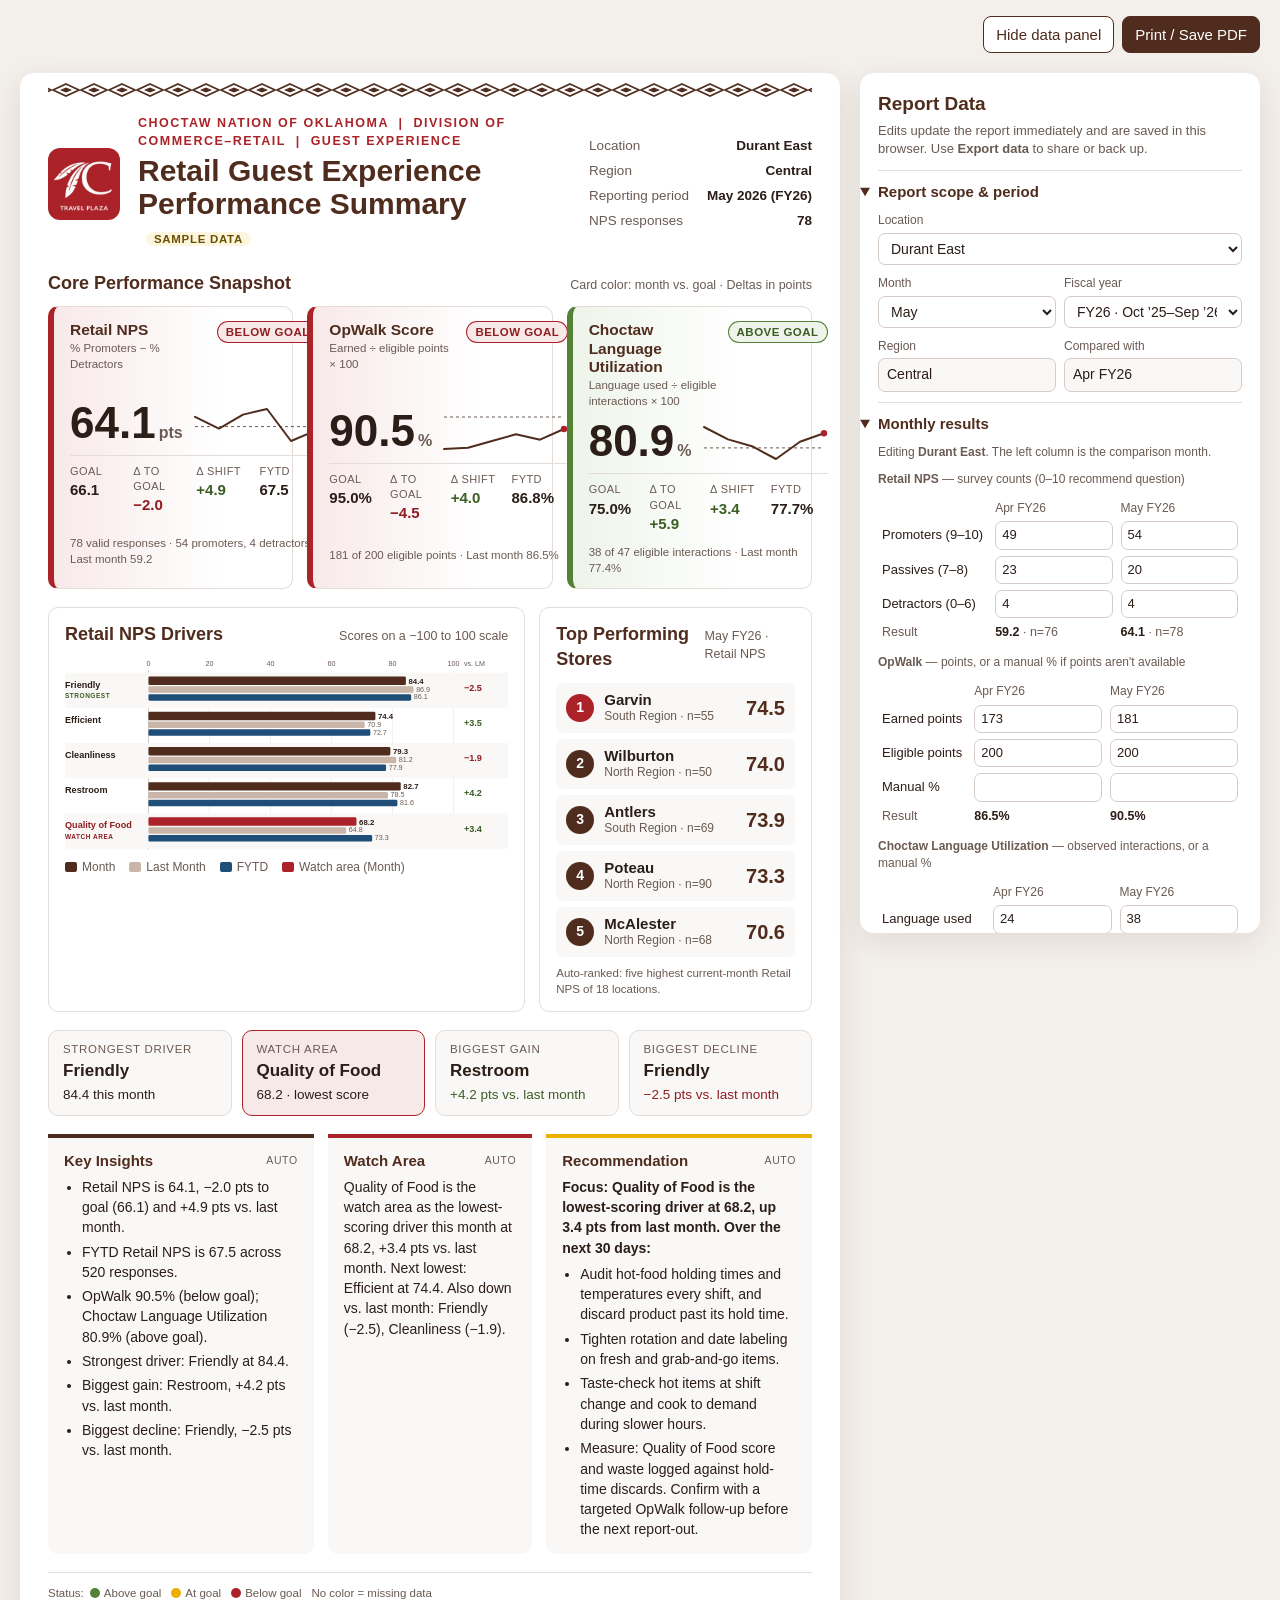
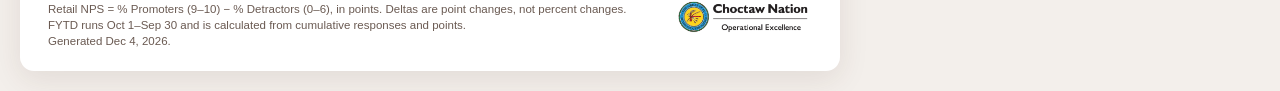
<file: choctaw-nation/dashboards/retail-guest-experience.html>
<!doctype html>
<html lang="en">
<head>
<meta charset="utf-8">
<meta name="viewport" content="width=device-width, initial-scale=1">
<title>Retail Guest Experience Performance Summary</title>
<style>
  /*
   * Choctaw Nation of Oklahoma | Division of Commerce–Retail | Guest Experience
   * Self-contained monthly reporting dashboard. Logos are embedded at the bottom of the file.
   * Calculation standards are documented in retail-guest-experience.md next to this file.
   */
  :root {
    /* Approved Commerce–Retail palette */
    --cn-red: #AB2328;
    --cn-brown: #4F2C1D;
    --cn-gold: #EBB000;
    --cn-green: #548235;
    --cn-blue: #1F4E79;
    --cn-light-blue: #3C88CF;
    --cn-black: #000000;

    --ink: #2B1D17;
    --ink-muted: #6A5A52;
    --line: #E4DCD6;
    --paper: #FFFFFF;
    --canvas: #F3EFEB;
    --panel: #FAF8F6;
    --last-month: #C9B6A9;

    /* Status colors: fill for bars/borders, text variants meet 4.5:1 on their tints */
    --above: #548235;  --above-text: #3B5E25; --above-tint: #EEF4EA;
    --at: #EBB000;     --at-text: #6B5000;    --at-tint: #FDF6DE;
    --below: #AB2328;  --below-text: #8E1D21; --below-tint: #F8E9E9;
    --neutral-text: #6A5A52; --neutral-tint: #F1EDEA;

    --font: GillSans, "Gill Sans", "Gill Sans MT", "Gill Sans Nova", Calibri, "Segoe UI", Arial, sans-serif;
    --font-semibold: GillSans-SemiBold, "Gill Sans SemiBold", "Gill Sans", "Gill Sans MT", Calibri, Arial, sans-serif;
    --radius: 10px;
  }

  * { box-sizing: border-box; }
  html, body { margin: 0; }
  body { background: var(--canvas); color: var(--ink); font-family: var(--font); font-size: 15px; line-height: 1.4; }
  button, input, select, textarea { font: inherit; color: inherit; }
  h1, h2, h3 { margin: 0; font-weight: 600; font-family: var(--font-semibold); }
  p { margin: 0; }

  .app { display: grid; grid-template-columns: minmax(0, 1fr) 400px; gap: 20px; max-width: 1640px; margin: 0 auto; padding: 20px; align-items: start; }
  .app.panel-hidden { grid-template-columns: minmax(0, 1fr); }
  .app.panel-hidden .panel { display: none; }

  /* ---------- Report ---------- */
  .report { background: var(--paper); border-radius: 14px; box-shadow: 0 8px 30px rgb(79 44 29 / .10); overflow: hidden; max-width: 1180px; width: 100%; justify-self: center; }
  .band { height: 14px; background-color: var(--cn-brown);
    -webkit-mask: url("data:image/svg+xml,%3Csvg xmlns='http://www.w3.org/2000/svg' width='28' height='14'%3E%3Cpath d='M14 1 L27 7 L14 13 L1 7 Z' fill='none' stroke='%23000' stroke-width='1.6'/%3E%3Cpath d='M14 4.5 L20 7 L14 9.5 L8 7 Z'/%3E%3C/svg%3E") repeat-x center / auto 100%;
            mask: url("data:image/svg+xml,%3Csvg xmlns='http://www.w3.org/2000/svg' width='28' height='14'%3E%3Cpath d='M14 1 L27 7 L14 13 L1 7 Z' fill='none' stroke='%23000' stroke-width='1.6'/%3E%3Cpath d='M14 4.5 L20 7 L14 9.5 L8 7 Z'/%3E%3C/svg%3E") repeat-x center / auto 100%; }
  .band-wrap { padding: 10px 28px 0; }
  .report-inner { padding: 18px 28px 22px; display: grid; gap: 18px; }

  .header { display: grid; grid-template-columns: auto 1fr auto; gap: 18px; align-items: center; }
  .header .logo { width: 72px; height: 72px; border-radius: 12px; display: block; }
  .eyebrow { font-size: 12.5px; letter-spacing: .12em; text-transform: uppercase; color: var(--cn-red); font-family: var(--font-semibold); font-weight: 600; }
  .header h1 { font-size: 30px; line-height: 1.1; color: var(--cn-brown); margin-top: 4px; }
  .meta { display: grid; grid-template-columns: repeat(2, auto); gap: 6px 18px; font-size: 13.5px; }
  .meta dt { color: var(--ink-muted); }
  .meta dd { margin: 0; font-family: var(--font-semibold); font-weight: 600; color: var(--ink); text-align: right; }
  .sample-flag { display: inline-block; margin-left: 8px; padding: 1px 8px; border-radius: 999px; background: var(--at-tint); color: var(--at-text); font-size: 11.5px; letter-spacing: .06em; text-transform: uppercase; vertical-align: middle; }

  .section-head { display: flex; align-items: baseline; justify-content: space-between; gap: 12px; margin-bottom: 10px; }
  .section-head h2 { font-size: 18px; color: var(--cn-brown); }
  .section-head .hint { font-size: 12.5px; color: var(--ink-muted); }

  /* KPI cards */
  .kpis { display: grid; grid-template-columns: repeat(3, minmax(0, 1fr)); gap: 14px; }
  .kpi { border: 1px solid var(--line); border-left: 6px solid var(--line); border-radius: var(--radius); padding: 14px 16px 12px; background: var(--paper); display: grid; gap: 10px; }
  .kpi.above { border-left-color: var(--above); background: linear-gradient(90deg, var(--above-tint), var(--paper) 70%); }
  .kpi.at    { border-left-color: var(--at);    background: linear-gradient(90deg, var(--at-tint), var(--paper) 70%); }
  .kpi.below { border-left-color: var(--below); background: linear-gradient(90deg, var(--below-tint), var(--paper) 70%); }
  .kpi-top { display: flex; justify-content: space-between; align-items: flex-start; gap: 8px; }
  .kpi-title { font-family: var(--font-semibold); font-weight: 600; font-size: 15.5px; color: var(--cn-brown); line-height: 1.2; }
  .kpi-formula { font-size: 11.5px; color: var(--ink-muted); }
  .pill { white-space: nowrap; font-size: 11.5px; font-family: var(--font-semibold); font-weight: 600; letter-spacing: .04em; text-transform: uppercase; padding: 3px 9px; border-radius: 999px; background: var(--neutral-tint); color: var(--neutral-text); }
  .pill.above { background: var(--above-tint); color: var(--above-text); box-shadow: inset 0 0 0 1px var(--above); }
  .pill.at    { background: var(--at-tint);    color: var(--at-text);    box-shadow: inset 0 0 0 1px var(--at); }
  .pill.below { background: var(--below-tint); color: var(--below-text); box-shadow: inset 0 0 0 1px var(--below); }
  .kpi-mid { display: flex; justify-content: space-between; align-items: flex-end; gap: 8px; }
  .kpi-value { font-family: var(--font-semibold); font-weight: 600; font-size: 44px; line-height: 1; color: var(--ink); font-variant-numeric: tabular-nums; }
  .kpi-value small { font-size: 16px; color: var(--ink-muted); margin-left: 3px; }
  .kpi-value.empty { font-size: 22px; color: var(--ink-muted); }
  .spark { width: 128px; height: 40px; flex: none; }
  .kpi-stats { display: grid; grid-template-columns: repeat(4, 1fr); gap: 4px; border-top: 1px solid var(--line); padding-top: 8px; }
  .stat span { display: block; font-size: 11px; color: var(--ink-muted); text-transform: uppercase; letter-spacing: .04em; }
  .stat b { font-family: var(--font-semibold); font-weight: 600; font-size: 15px; font-variant-numeric: tabular-nums; }
  .kpi-note { font-size: 11.5px; color: var(--ink-muted); }
  .pos { color: var(--above-text); } .neg { color: var(--below-text); } .zero { color: var(--neutral-text); }

  /* Middle row */
  .mid { display: grid; grid-template-columns: minmax(0, 1.75fr) minmax(0, 1fr); gap: 14px; }
  .card { border: 1px solid var(--line); border-radius: var(--radius); padding: 14px 16px; background: var(--paper); }
  .legend { display: flex; flex-wrap: wrap; gap: 6px 14px; font-size: 12px; color: var(--ink-muted); margin-top: 6px; }
  .legend i { display: inline-block; width: 12px; height: 10px; border-radius: 2px; margin-right: 5px; vertical-align: -1px; }
  #driverChart svg { display: block; width: 100%; height: auto; }

  .stores { list-style: none; margin: 0; padding: 0; display: grid; gap: 6px; }
  .stores li { display: grid; grid-template-columns: 28px 1fr auto; align-items: center; gap: 10px; padding: 8px 10px; border-radius: 8px; background: var(--panel); }
  .stores li.current { box-shadow: inset 0 0 0 2px var(--cn-gold); }
  .rank { width: 28px; height: 28px; display: grid; place-items: center; border-radius: 50%; background: var(--cn-brown); color: #fff; font-family: var(--font-semibold); font-weight: 600; font-size: 14px; }
  .stores li:first-child .rank { background: var(--cn-red); }
  .store-name { font-family: var(--font-semibold); font-weight: 600; font-size: 15px; line-height: 1.15; }
  .store-sub { font-size: 12px; color: var(--ink-muted); }
  .store-score { font-family: var(--font-semibold); font-weight: 600; font-size: 20px; font-variant-numeric: tabular-nums; color: var(--cn-brown); }
  .stores-note { font-size: 11.5px; color: var(--ink-muted); margin-top: 8px; }

  /* Highlights + summary */
  .highlights { display: grid; grid-template-columns: repeat(4, minmax(0, 1fr)); gap: 10px; }
  .hl { border: 1px solid var(--line); border-radius: var(--radius); padding: 10px 14px; background: var(--panel); }
  .hl span { display: block; font-size: 11.5px; letter-spacing: .06em; text-transform: uppercase; color: var(--ink-muted); }
  .hl b { display: block; font-family: var(--font-semibold); font-weight: 600; font-size: 17px; margin-top: 2px; }
  .hl em { font-style: normal; font-size: 13.5px; }
  .hl.watch { border-color: var(--below); background: var(--below-tint); }

  .summary { display: grid; grid-template-columns: 1.3fr 1fr 1.3fr; gap: 14px; }
  .summary article { border-top: 4px solid var(--cn-brown); background: var(--panel); border-radius: 0 0 var(--radius) var(--radius); padding: 12px 16px 14px; }
  .summary article.watch-card { border-top-color: var(--cn-red); }
  .summary article.rec-card { border-top-color: var(--cn-gold); }
  .summary h3 { font-size: 15px; color: var(--cn-brown); margin-bottom: 6px; display: flex; justify-content: space-between; gap: 8px; }
  .summary h3 .src { font-size: 10.5px; font-family: var(--font); font-weight: 400; letter-spacing: .06em; text-transform: uppercase; color: var(--ink-muted); align-self: center; }
  .summary p, .summary li { font-size: 14px; line-height: 1.45; }
  .summary ul { margin: 0; padding-left: 18px; display: grid; gap: 4px; }
  .summary p + ul { margin-top: 6px; }
  .rec-card #rec > p:first-child { font-family: var(--font-semibold); font-weight: 600; }

  .report-foot { display: flex; justify-content: space-between; align-items: center; gap: 16px; border-top: 1px solid var(--line); padding-top: 12px; font-size: 11.5px; color: var(--ink-muted); }
  .report-foot img { height: 40px; width: auto; flex: none; }
  .status-key { display: inline-flex; gap: 10px; margin-left: 6px; }
  .status-key i { display: inline-block; width: 10px; height: 10px; border-radius: 50%; margin-right: 4px; vertical-align: -1px; }

  /* ---------- Data panel ---------- */
  .panel { position: sticky; top: 20px; max-height: calc(100vh - 40px); overflow: auto; background: var(--paper); border-radius: 14px; box-shadow: 0 8px 30px rgb(79 44 29 / .10); padding: 18px; font-size: 14px; }
  .panel h2 { font-size: 19px; color: var(--cn-brown); }
  .panel .help { color: var(--ink-muted); font-size: 13px; margin: 4px 0 12px; }
  .panel details { border-top: 1px solid var(--line); padding: 10px 0; }
  .panel summary { cursor: pointer; font-family: var(--font-semibold); font-weight: 600; color: var(--cn-brown); font-size: 15px; list-style-position: outside; }
  .panel .body { display: grid; gap: 10px; margin-top: 10px; }
  .field { display: grid; gap: 4px; }
  .field label, .lbl { font-size: 12px; color: var(--ink-muted); }
  .row2 { display: grid; grid-template-columns: 1fr 1fr; gap: 8px; }
  input[type="number"], input[type="text"], select, textarea { width: 100%; border: 1px solid #D6CCC5; border-radius: 7px; padding: 6px 8px; background: #fff; min-width: 0; }
  input:focus-visible, select:focus-visible, textarea:focus-visible, button:focus-visible, summary:focus-visible { outline: 2px solid var(--cn-blue); outline-offset: 1px; }
  textarea { min-height: 76px; resize: vertical; }
  input[readonly] { background: var(--panel); }
  input.invalid { border-color: var(--cn-red); background: var(--below-tint); }
  table.grid { width: 100%; border-collapse: collapse; font-size: 13px; }
  table.grid th { font-weight: 400; color: var(--ink-muted); text-align: left; font-size: 12px; padding: 2px 4px; }
  table.grid td { padding: 3px 4px; }
  table.grid td:first-child { white-space: nowrap; padding-right: 8px; }
  table.grid input { padding: 4px 6px; }
  .computed td { color: var(--ink-muted); font-size: 12.5px; }
  .computed b { color: var(--ink); }
  .note { font-size: 12px; color: var(--ink-muted); }
  .warn { font-size: 12px; color: var(--below-text); }
  .check { display: flex; gap: 8px; align-items: center; font-size: 13.5px; }
  .buttons { display: flex; flex-wrap: wrap; gap: 8px; }
  .btn { border: 1px solid var(--cn-brown); background: var(--cn-brown); color: #fff; border-radius: 8px; padding: 7px 12px; cursor: pointer; }
  .btn.secondary { background: #fff; color: var(--cn-brown); }
  .btn.danger { background: #fff; color: var(--below-text); border-color: var(--below); }
  .file-btn { position: relative; overflow: hidden; }
  .file-btn input { position: absolute; inset: 0; opacity: 0; cursor: pointer; }
  .toolbar { display: flex; gap: 8px; justify-content: flex-end; max-width: 1640px; margin: 0 auto; padding: 16px 20px 0; }
  .disabled-note { padding: 8px 10px; border-radius: 8px; background: var(--at-tint); color: var(--at-text); font-size: 12.5px; }

  @media screen and (max-width: 1260px) {
    .app { grid-template-columns: minmax(0, 1fr); }
    .panel { position: static; max-height: none; }
  }
  @media screen and (max-width: 900px) {
    .kpis, .mid, .summary { grid-template-columns: minmax(0, 1fr); }
    .highlights { grid-template-columns: repeat(2, minmax(0, 1fr)); }
    .header { grid-template-columns: auto 1fr; }
    .meta { grid-column: 1 / -1; grid-template-columns: repeat(4, auto); justify-content: start; }
    .meta dd { text-align: left; }
  }
  @media screen and (max-width: 560px) {
    .app { padding: 12px 0; }
    .report { border-radius: 0; }
    .report-inner, .band-wrap { padding-left: 16px; padding-right: 16px; }
    .header h1 { font-size: 23px; }
    .header .logo { width: 52px; height: 52px; }
    .meta { grid-template-columns: repeat(2, auto); }
    .kpi-stats { grid-template-columns: repeat(2, 1fr); row-gap: 8px; }
    .highlights { grid-template-columns: minmax(0, 1fr); }
    .report-foot { flex-direction: column; align-items: flex-start; }
    .panel { border-radius: 0; }
    #driverChart { overflow-x: auto; }
    #driverChart svg { min-width: 560px; }
  }

  /* Print: fitForPrint() lays the report out at a fixed width, measures it, then scales it to one landscape Letter page. */
  .printing .toolbar, .printing .panel { display: none !important; }
  .printing .app { display: block; padding: 0; max-width: none; }
  .printing .print-frame { margin: 0 auto; width: var(--print-frame-w); height: var(--print-frame-h); overflow: hidden; }
  .printing .report { justify-self: start; width: var(--print-w); max-width: none; box-shadow: none; border-radius: 0; transform: scale(var(--print-scale)); transform-origin: top left; }
  .printing .mid { grid-template-columns: minmax(0, 1.25fr) minmax(0, 1fr); }
  .printing .report-inner { gap: 12px; padding-top: 12px; padding-bottom: 12px; }
  .printing .summary ul { gap: 2px; }
  @media print {
    @page { size: letter landscape; margin: 0.3in; }
    body { background: #fff; }
    .toolbar, .panel { display: none !important; }
    * { -webkit-print-color-adjust: exact; print-color-adjust: exact; }
  }
</style>
</head>
<body>

<div class="toolbar">
  <button type="button" class="btn secondary" id="togglePanel" aria-expanded="true" aria-controls="panel">Hide data panel</button>
  <button type="button" class="btn" id="printTop">Print / Save PDF</button>
</div>

<main class="app" id="app">

  <!-- ===================== REPORT ===================== -->
  <div class="print-frame">
  <section class="report" id="report" aria-label="Retail guest experience report">
    <div class="band-wrap"><div class="band" aria-hidden="true"></div></div>
    <div class="report-inner">

      <header class="header">
        <img class="logo" data-logo="tp" alt="Choctaw Travel Plaza">
        <div>
          <p class="eyebrow">Choctaw Nation of Oklahoma &nbsp;|&nbsp; Division of Commerce–Retail &nbsp;|&nbsp; Guest Experience</p>
          <h1>Retail Guest Experience Performance Summary<span class="sample-flag" id="sampleFlag" hidden>Sample data</span></h1>
        </div>
        <dl class="meta">
          <dt>Location</dt><dd id="mLocation"></dd>
          <dt>Region</dt><dd id="mRegion"></dd>
          <dt>Reporting period</dt><dd id="mPeriod"></dd>
          <dt>NPS responses</dt><dd id="mResponses"></dd>
        </dl>
      </header>

      <section aria-labelledby="hKpi">
        <div class="section-head"><h2 id="hKpi">Core Performance Snapshot</h2><span class="hint">Card color: month vs. goal · Deltas in points</span></div>
        <div class="kpis" id="kpis"></div>
      </section>

      <div class="mid">
        <section class="card" aria-labelledby="hDrivers">
          <div class="section-head"><h2 id="hDrivers">Retail NPS Drivers</h2><span class="hint">Scores on a −100 to 100 scale</span></div>
          <div id="driverChart" role="img"></div>
          <div class="legend" aria-hidden="true">
            <span><i style="background:var(--cn-brown)"></i>Month</span>
            <span><i style="background:var(--last-month)"></i>Last Month</span>
            <span><i style="background:var(--cn-blue)"></i>FYTD</span>
            <span><i style="background:var(--cn-red)"></i>Watch area (Month)</span>
          </div>
        </section>
        <section class="card" aria-labelledby="hStores">
          <div class="section-head"><h2 id="hStores">Top Performing Stores</h2><span class="hint" id="storesPeriod"></span></div>
          <ol class="stores" id="stores"></ol>
          <p class="stores-note" id="storesNote"></p>
        </section>
      </div>

      <section class="highlights" id="highlights" aria-label="Automated highlights"></section>

      <section class="summary" aria-label="Summary">
        <article><h3>Key Insights <span class="src" id="srcInsights"></span></h3><div id="insights"></div></article>
        <article class="watch-card"><h3>Watch Area <span class="src" id="srcWatch"></span></h3><div id="watch"></div></article>
        <article class="rec-card"><h3>Recommendation <span class="src" id="srcRec"></span></h3><div id="rec"></div></article>
      </section>

      <footer class="report-foot">
        <div>
          <div>Status:<span class="status-key"><span><i style="background:var(--above)"></i>Above goal</span><span><i style="background:var(--at)"></i>At goal</span><span><i style="background:var(--below)"></i>Below goal</span><span>No color = missing data</span></span></div>
          <div>Retail NPS = % Promoters (9–10) − % Detractors (0–6), in points. Deltas are point changes, not percent changes. FYTD runs Oct 1–Sep 30 and is calculated from cumulative responses and points.</div>
          <div id="footNotes"></div>
        </div>
        <img data-logo="oe" alt="Choctaw Nation Operational Excellence">
      </footer>
    </div>
  </section>
  </div>

  <!-- ===================== DATA PANEL ===================== -->
  <aside class="panel" id="panel" aria-label="Dashboard data">
    <h2>Report Data</h2>
    <p class="help">Edits update the report immediately and are saved in this browser. Use <b>Export data</b> to share or back up.</p>

    <details open>
      <summary>Report scope &amp; period</summary>
      <div class="body">
        <div class="field">
          <label for="scope">Location</label>
          <select id="scope"></select>
        </div>
        <div class="row2">
          <div class="field"><label for="fMonth">Month</label><select id="fMonth"></select></div>
          <div class="field"><label for="fYear">Fiscal year</label><select id="fYear"></select></div>
        </div>
        <div class="row2">
          <div class="field"><label for="fRegion">Region</label><input id="fRegion" type="text" readonly></div>
          <div class="field"><label for="fCompare">Compared with</label><input id="fCompare" type="text" readonly></div>
        </div>
      </div>
    </details>

    <details open id="dataSection">
      <summary>Monthly results</summary>
      <div class="body" id="dataBody"></div>
    </details>

    <details>
      <summary>Goals</summary>
      <div class="body" id="goalsBody"></div>
    </details>

    <details>
      <summary>Top Performing Stores</summary>
      <div class="body" id="storesBody"></div>
    </details>

    <details>
      <summary>Summary text</summary>
      <div class="body">
        <p class="note">Leave blank to use the automated text. One line = one bullet; for Recommendation the first line is the headline.</p>
        <div class="field"><label for="oInsights">Key Insights</label><textarea id="oInsights" data-override="insights"></textarea></div>
        <div class="field"><label for="oWatch">Watch Area</label><textarea id="oWatch" data-override="watch"></textarea></div>
        <div class="field"><label for="oRec">Recommendation</label><textarea id="oRec" data-override="rec"></textarea></div>
      </div>
    </details>

    <details open>
      <summary>Print &amp; data</summary>
      <div class="body">
        <div class="buttons">
          <button type="button" class="btn" id="printBtn">Print / Save PDF</button>
          <button type="button" class="btn secondary" id="exportBtn">Export data</button>
          <label class="btn secondary file-btn">Import data<input type="file" id="importFile" accept=".json,application/json"></label>
        </div>
        <div class="buttons">
          <button type="button" class="btn secondary" id="resetBtn">Load sample data</button>
          <button type="button" class="btn danger" id="clearBtn">Clear all data</button>
        </div>
        <p class="note">Import accepts files exported here and the earlier workbook format (retail_guest_experience_dashboard_data.json).</p>
      </div>
    </details>
  </aside>
</main>

<script>
/* =========================================================================
 * Configuration
 * ========================================================================= */
const LOCATIONS = [
  { name: "Durant East", region: "Central" }, { name: "Durant West", region: "Central" },
  { name: "Stringtown", region: "Central" },  { name: "Atoka", region: "Central" },
  { name: "Grant", region: "South" },         { name: "Garvin", region: "South" },
  { name: "Broken Bow", region: "South" },    { name: "Idabel", region: "South" },
  { name: "Antlers", region: "South" },       { name: "Hugo", region: "South" },
  { name: "Mercantile", region: "South" },    { name: "Heavener", region: "North" },
  { name: "Poteau", region: "North" },        { name: "Pocola", region: "North" },
  { name: "McAlester", region: "North" },     { name: "Wilburton", region: "North" },
  { name: "Stigler", region: "North" },       { name: "Talihina", region: "North" }
];
const REGIONS = ["North", "Central", "South"];
const SCOPE_ALL = "@all";
const regionScope = r => "@region:" + r;

const KPIS = [
  { key: "nps",    label: "Retail NPS",                    pct: false, formula: "% Promoters − % Detractors" },
  { key: "opwalk", label: "OpWalk Score",                  pct: true,  formula: "Earned ÷ eligible points × 100" },
  { key: "clo",    label: "Choctaw Language Utilization",  pct: true,  formula: "Language used ÷ eligible interactions × 100" }
];
const DRIVERS = [
  { key: "friendly",    label: "Friendly" },
  { key: "efficient",   label: "Efficient" },
  { key: "cleanliness", label: "Cleanliness" },
  { key: "restroom",    label: "Restroom" },
  { key: "quality",     label: "Quality of Food" }
];
// Defaults used when no goal is set for a fiscal year. OpWalk 95.0 is the Retail brand goal.
// Goals apply to the three core KPIs only; the five drivers have no goals.
const BRAND_GOALS = { nps: 66.1, opwalk: 95.0, clo: 75.0 };

// 30-day action plans for the Watch Area driver: what to do, and what to watch to confirm it worked.
const RECOMMENDATIONS = {
  friendly: {
    actions: [
      "Restate the greet, engage and thank standard at every shift huddle, and have leaders model it on the floor during peak hours.",
      "Coach in the moment when the standard is missed, and recognize associates named in positive guest comments.",
      "Add greeting and engagement to weekly OpWalk observations."
    ],
    measure: "Friendly score and the share of guest comments that mention staff positively."
  },
  efficient: {
    actions: [
      "Schedule register and food-service coverage to last month's peak hours.",
      "Call for backup when a line reaches three guests, and keep a backup cashier assigned each shift.",
      "Check registers, card readers and pumps before each peak so equipment doesn't slow the line."
    ],
    measure: "Efficient score and observed wait times during peak periods."
  },
  cleanliness: {
    actions: [
      "Assign zone ownership with a posted cleaning schedule for every shift.",
      "Walk the entry, sales floor, beverage and food-service areas with the incoming leader at each shift change.",
      "Close any OpWalk cleanliness item that fails before the end of the same shift."
    ],
    measure: "Cleanliness score and OpWalk cleanliness items passed."
  },
  restroom: {
    actions: [
      "Check restrooms every 30 minutes during peak hours and log each check.",
      "Confirm paper, soap and other supplies are at par at the start of every shift.",
      "Report maintenance issues the same day and track them until they're fixed."
    ],
    measure: "Restroom score and completed restroom check logs."
  },
  quality: {
    actions: [
      "Audit hot-food holding times and temperatures every shift, and discard product past its hold time.",
      "Tighten rotation and date labeling on fresh and grab-and-go items.",
      "Taste-check hot items at shift change and cook to demand during slower hours."
    ],
    measure: "Quality of Food score and waste logged against hold-time discards."
  }
};

const MONTH_NAMES = ["Jan", "Feb", "Mar", "Apr", "May", "Jun", "Jul", "Aug", "Sep", "Oct", "Nov", "Dec"];
const FISCAL_ORDER = [10, 11, 12, 1, 2, 3, 4, 5, 6, 7, 8, 9];
const STORAGE_KEY = "cno-retail-gx-dashboard-v2";
const LOW_SAMPLE = 30;

/* =========================================================================
 * Period helpers — keys are "YYYY-MM"; fiscal year N runs Oct (N-1) – Sep N
 * ========================================================================= */
const keyOf = (y, m) => `${y}-${String(m).padStart(2, "0")}`;
const parseKey = k => { const [y, m] = k.split("-").map(Number); return { y, m }; };
const fyOf = k => { const { y, m } = parseKey(k); return m >= 10 ? y + 1 : y; };
const fyLabel = fy => "FY" + String(fy % 100).padStart(2, "0");
const monthName = k => MONTH_NAMES[parseKey(k).m - 1];
const periodLabel = k => `${monthName(k)} ${fyLabel(fyOf(k))}`;
const periodLong = k => `${monthName(k)} ${parseKey(k).y} (${fyLabel(fyOf(k))})`;
function addMonths(k, n) {
  const { y, m } = parseKey(k);
  const t = y * 12 + (m - 1) + n;
  return keyOf(Math.floor(t / 12), (t % 12) + 1);
}
function fytdKeys(k) {
  const keys = [];
  for (let c = keyOf(fyOf(k) - 1, 10); c <= k; c = addMonths(c, 1)) keys.push(c);
  return keys;
}

/* =========================================================================
 * Number helpers
 * ========================================================================= */
const num = v => (v === "" || v === null || v === undefined || !Number.isFinite(Number(v))) ? null : Number(v);
const r1 = v => Math.round(v * 10) / 10;
const MINUS = "−";
function fmt(v, pct) { return v === null ? "—" : (v < 0 ? MINUS : "") + Math.abs(r1(v)).toFixed(1) + (pct ? "%" : ""); }
function fmtDelta(v) {
  if (v === null) return "—";
  const x = r1(v);
  if (x === 0) return "0.0";
  return (x > 0 ? "+" : MINUS) + Math.abs(x).toFixed(1);
}
// Zero change is neutral, not positive.
const deltaClass = v => v === null ? "" : r1(v) > 0 ? "pos" : r1(v) < 0 ? "neg" : "zero";
// Above / at / below goal, compared at the reported precision (0.1). Missing data → no status.
function statusOf(value, goal) {
  if (value === null || goal === null) return null;
  const d = Math.round(value * 10) - Math.round(goal * 10);
  return d > 0 ? "above" : d === 0 ? "at" : "below";
}
const STATUS_LABEL = { above: "Above goal", at: "At goal", below: "Below goal" };
const escapeHtml = s => String(s).replace(/[&<>"']/g, c => ({ "&": "&amp;", "<": "&lt;", ">": "&gt;", '"': "&quot;", "'": "&#39;" }[c]));

/* =========================================================================
 * State
 * =========================================================================
 * records[location][YYYY-MM] = {
 *   nps:    { promoters, passives, detractors },
 *   opwalk: { earned, eligible, manual },     // manual % used only when points are blank
 *   clo:    { used, eligible, manual },
 *   drivers:{ friendly, efficient, cleanliness, restroom, quality }
 * }
 * goals[FY][location | "@default"] = { nps, opwalk, clo }
 * overrides.text[scope|period] = { insights, watch, rec }
 * overrides.stores[period] = { enabled, rows: [{ location, score }] }
 */
let state = loadState();

function emptyState() {
  return { version: 2, sample: false, scope: LOCATIONS[0].name, period: keyOf(new Date().getFullYear(), new Date().getMonth() + 1), records: {}, goals: {}, overrides: { text: {}, stores: {} } };
}
function loadState() {
  try {
    const raw = localStorage.getItem(STORAGE_KEY);
    if (raw) return normalize(JSON.parse(raw));
  } catch (e) { console.warn("Saved dashboard data could not be read", e); }
  return buildSampleState();
}
function normalize(s) {
  const base = emptyState();
  return { ...base, ...s, overrides: { text: {}, stores: {}, ...(s.overrides || {}) }, records: s.records || {}, goals: s.goals || {} };
}
function save() {
  try { localStorage.setItem(STORAGE_KEY, JSON.stringify(state)); } catch (e) { /* storage unavailable: edits last for this session */ }
}

/* =========================================================================
 * Calculations
 * ========================================================================= */
const recordOf = (loc, k) => state.records[loc]?.[k] || null;

function npsCounts(rec) {
  const p = num(rec?.nps?.promoters), pa = num(rec?.nps?.passives), d = num(rec?.nps?.detractors);
  if (p === null || pa === null || d === null) return null;
  const n = p + pa + d;
  return n > 0 ? { p, pa, d, n } : null;
}
// OpWalk / CLO: points (or interactions) when present, otherwise the manual percentage.
function ratioEntry(entry, numKey, denKey) {
  const a = num(entry?.[numKey]), b = num(entry?.[denKey]);
  if (a !== null && b !== null && b > 0) return { score: a / b * 100, a, b, manual: false };
  const m = num(entry?.manual);
  return m === null ? null : { score: m, manual: true };
}

function scopeLocations(scope) {
  if (scope === SCOPE_ALL) return LOCATIONS.map(l => l.name);
  if (scope.startsWith("@region:")) { const r = scope.slice(8); return LOCATIONS.filter(l => l.region === r).map(l => l.name); }
  return [scope];
}

/**
 * Aggregates a scope over a set of months from the underlying observations:
 *  - Retail NPS: (ΣPromoters − ΣDetractors) ÷ ΣValid responses × 100
 *  - OpWalk / CLO: Σearned ÷ Σeligible × 100; if any entry is a manual %, falls back to a simple mean (flagged approx)
 *  - Drivers: weighted by each location-month's NPS responses (same survey); simple mean if responses are missing (flagged approx)
 */
function aggregate(scope, keys) {
  const locs = scopeLocations(scope);
  const out = { nps: null, opwalk: null, clo: null, drivers: {} };
  let P = 0, D = 0, N = 0;
  const ratios = { opwalk: [], clo: [] };
  const drv = Object.fromEntries(DRIVERS.map(d => [d.key, []]));
  for (const loc of locs) for (const k of keys) {
    const rec = recordOf(loc, k);
    if (!rec) continue;
    const c = npsCounts(rec);
    if (c) { P += c.p; D += c.d; N += c.n; }
    const ow = ratioEntry(rec.opwalk, "earned", "eligible"); if (ow) ratios.opwalk.push(ow);
    const cl = ratioEntry(rec.clo, "used", "eligible");      if (cl) ratios.clo.push(cl);
    for (const d of DRIVERS) { const v = num(rec.drivers?.[d.key]); if (v !== null) drv[d.key].push({ v, w: c ? c.n : null }); }
  }
  if (N > 0) out.nps = { score: (P - D) / N * 100, n: N, promoters: P, detractors: D };
  for (const key of ["opwalk", "clo"]) {
    const list = ratios[key];
    if (!list.length) continue;
    if (list.every(e => !e.manual)) {
      const A = list.reduce((s, e) => s + e.a, 0), B = list.reduce((s, e) => s + e.b, 0);
      out[key] = { score: A / B * 100, a: A, b: B, approx: false, count: list.length };
    } else {
      out[key] = { score: list.reduce((s, e) => s + e.score, 0) / list.length, approx: list.length > 1, manual: true, count: list.length };
    }
  }
  for (const d of DRIVERS) {
    const list = drv[d.key];
    if (!list.length) { out.drivers[d.key] = null; continue; }
    if (list.every(e => e.w)) {
      const W = list.reduce((s, e) => s + e.w, 0);
      out.drivers[d.key] = { score: list.reduce((s, e) => s + e.v * e.w, 0) / W, approx: false };
    } else {
      out.drivers[d.key] = { score: list.reduce((s, e) => s + e.v, 0) / list.length, approx: list.length > 1 };
    }
  }
  return out;
}

function goalFor(scope, fy, key) {
  const pick = g => num(g?.[scope]?.[key]) ?? num(g?.["@default"]?.[key]);
  let v = pick(state.goals[fy]);
  if (v !== null) return v;
  // Fall back to the most recent earlier fiscal year that has a goal, then the brand default.
  const years = Object.keys(state.goals).map(Number).filter(y => y < fy).sort((a, b) => b - a);
  for (const y of years) { v = pick(state.goals[y]); if (v !== null) return v; }
  return BRAND_GOALS[key] ?? null;
}

function buildModel() {
  const { scope, period } = state;
  const fy = fyOf(period);
  const prev = addMonths(period, -1);
  const cur = aggregate(scope, [period]);
  const last = aggregate(scope, [prev]);
  const ytd = aggregate(scope, fytdKeys(period));
  const trendKeys = Array.from({ length: 6 }, (_, i) => addMonths(period, i - 5));
  const trend = trendKeys.map(k => aggregate(scope, [k]));
  const score = x => x ? x.score : null;

  const kpis = KPIS.map(k => {
    const month = score(cur[k.key]), lastMonth = score(last[k.key]), goal = goalFor(scope, fy, k.key);
    return {
      ...k, month, lastMonth, goal, ytd: score(ytd[k.key]), ytdApprox: !!ytd[k.key]?.approx,
      cur: cur[k.key],
      shift: month !== null && lastMonth !== null ? month - lastMonth : null,
      toGoal: month !== null && goal !== null ? month - goal : null,
      status: statusOf(month, goal),
      trend: trend.map(t => score(t[k.key])), trendKeys
    };
  });

  const drivers = DRIVERS.map(d => {
    const month = score(cur.drivers[d.key]), lastMonth = score(last.drivers[d.key]);
    return {
      ...d, month, lastMonth, ytd: score(ytd.drivers[d.key]),
      shift: month !== null && lastMonth !== null ? month - lastMonth : null
    };
  });

  // Drivers have no goals: the Watch Area is the lowest current-month score; a larger decline breaks ties.
  const withMonth = drivers.filter(d => d.month !== null);
  const withShift = drivers.filter(d => d.shift !== null);
  const strongest = withMonth.length ? withMonth.reduce((a, b) => b.month > a.month ? b : a) : null;
  const watch = withMonth.length ? withMonth.reduce((a, b) =>
    r1(b.month) < r1(a.month) || (r1(b.month) === r1(a.month) && (b.shift ?? 0) < (a.shift ?? 0)) ? b : a) : null;
  const gain = withShift.length ? withShift.reduce((a, b) => b.shift > a.shift ? b : a) : null;
  const decline = withShift.length ? withShift.reduce((a, b) => b.shift < a.shift ? b : a) : null;

  return { scope, period, prev, fy, cur, kpis, drivers, strongest, watch, gain, decline, stores: topStores(period) };
}

function autoTopStores(period) {
  return LOCATIONS.map(l => {
    const c = npsCounts(recordOf(l.name, period));
    return c ? { location: l.name, region: l.region, score: (c.p - c.d) / c.n * 100, n: c.n } : null;
  }).filter(Boolean).sort((a, b) => b.score - a.score || a.location.localeCompare(b.location)).slice(0, 5);
}
function topStores(period) {
  const o = state.overrides.stores[period];
  if (o?.enabled) {
    const rows = (o.rows || []).filter(r => r.location).slice(0, 5).map(r => {
      const auto = npsCounts(recordOf(r.location, period));
      const manual = num(r.score);
      return {
        location: r.location,
        region: LOCATIONS.find(l => l.name === r.location)?.region || "",
        score: manual ?? (auto ? (auto.p - auto.d) / auto.n * 100 : null),
        n: manual === null && auto ? auto.n : null
      };
    });
    return { rows, manual: true };
  }
  return { rows: autoTopStores(period), manual: false };
}

/* =========================================================================
 * Narrative
 * ========================================================================= */
function scopeName(scope) {
  if (scope === SCOPE_ALL) return "All Retail locations";
  if (scope.startsWith("@region:")) return scope.slice(8) + " Region";
  return scope;
}
function autoInsights(m) {
  const nps = m.kpis[0];
  const out = [];
  if (nps.month === null) return ["Enter Retail NPS survey counts for this period to generate insights."];
  let line = `Retail NPS is ${fmt(nps.month)}`;
  const parts = [];
  if (nps.toGoal !== null) parts.push(`${fmtDelta(nps.toGoal)} pts to goal (${fmt(nps.goal)})`);
  if (nps.shift !== null) parts.push(`${fmtDelta(nps.shift)} pts vs. last month`);
  out.push(line + (parts.length ? `, ${parts.join(" and ")}.` : "."));
  if (nps.ytd !== null) out.push(`FYTD Retail NPS is ${fmt(nps.ytd)} across ${aggregate(m.scope, fytdKeys(m.period)).nps?.n ?? 0} responses.`);
  const ow = m.kpis[1], clo = m.kpis[2];
  const ops = [];
  if (ow.month !== null) ops.push(`OpWalk ${fmt(ow.month, true)} (${ow.status ? STATUS_LABEL[ow.status].toLowerCase() : "no goal"})`);
  if (clo.month !== null) ops.push(`Choctaw Language Utilization ${fmt(clo.month, true)} (${clo.status ? STATUS_LABEL[clo.status].toLowerCase() : "no goal"})`);
  if (ops.length) out.push(ops.join("; ") + ".");
  if (m.strongest) out.push(`Strongest driver: ${m.strongest.label} at ${fmt(m.strongest.month)}.`);
  if (m.gain && r1(m.gain.shift) > 0) out.push(`Biggest gain: ${m.gain.label}, ${fmtDelta(m.gain.shift)} pts vs. last month.`);
  if (m.decline && r1(m.decline.shift) < 0) out.push(`Biggest decline: ${m.decline.label}, ${fmtDelta(m.decline.shift)} pts vs. last month.`);
  return out;
}
function autoWatch(m) {
  if (!m.watch) return "Enter driver scores to identify the watch area.";
  const w = m.watch;
  let t = `${w.label} is the watch area as the lowest-scoring driver this month at ${fmt(w.month)}`;
  t += w.shift === null ? "." : `, ${fmtDelta(w.shift)} pts vs. last month.`;
  const others = m.drivers.filter(d => d.month !== null && d.key !== w.key).sort((a, b) => a.month - b.month);
  if (others.length) t += ` Next lowest: ${others[0].label} at ${fmt(others[0].month)}.`;
  const down = m.drivers.filter(d => d.shift !== null && r1(d.shift) < 0 && d.key !== w.key);
  if (down.length) t += ` Also down vs. last month: ${down.map(d => `${d.label} (${fmtDelta(d.shift)})`).join(", ")}.`;
  return t;
}
// Returns lines: the first is the headline, the rest render as bullets.
function autoRecommendation(m) {
  if (!m.watch) return ["Enter this period's driver scores to generate a recommendation for the lowest-scoring driver."];
  const w = m.watch, plan = RECOMMENDATIONS[w.key];
  // Priority when the lowest driver is also slipping; otherwise keep it in focus.
  const declining = w.shift !== null && r1(w.shift) < 0;
  let headline = `${declining ? "Priority" : "Focus"}: ${w.label} is the lowest-scoring driver at ${fmt(w.month)}`;
  if (declining) headline += ` and down ${fmt(Math.abs(w.shift))} pts from last month`;
  else if (w.shift !== null && r1(w.shift) > 0) headline += `, up ${fmt(w.shift)} pts from last month`;
  headline += ". Over the next 30 days:";
  const lines = [headline, ...plan.actions];
  if (m.scope.startsWith("@")) {
    const lowest = lowestLocations(m.scope, m.period, w.key, 3);
    if (lowest.length) lines.push(`Start with the lowest-scoring locations: ${lowest.map(l => `${l.location} (${fmt(l.score)})`).join(", ")}.`);
  }
  lines.push(`Measure: ${plan.measure} Confirm with a targeted OpWalk follow-up before the next report-out.`);
  return lines;
}

// Locations in a roll-up with the lowest current-month score for one driver.
function lowestLocations(scope, period, key, count) {
  return scopeLocations(scope).map(loc => {
    const v = num(recordOf(loc, period)?.drivers?.[key]);
    return v === null ? null : { location: loc, score: v };
  }).filter(Boolean).sort((a, b) => a.score - b.score).slice(0, count);
}

/* =========================================================================
 * Rendering — report
 * ========================================================================= */
const $ = id => document.getElementById(id);

function sparkline(values, goal, pct) {
  const W = 128, H = 40, pad = 4;
  const pts = values.map((v, i) => ({ v, x: pad + i * (W - 2 * pad) / (values.length - 1) }));
  const vals = values.filter(v => v !== null).concat(goal !== null ? [goal] : []);
  if (values.filter(v => v !== null).length < 2) return `<svg class="spark" viewBox="0 0 ${W} ${H}" aria-hidden="true"></svg>`;
  let lo = Math.min(...vals), hi = Math.max(...vals);
  if (hi - lo < 4) { const c = (hi + lo) / 2; lo = c - 2; hi = c + 2; }
  const y = v => H - pad - (v - lo) / (hi - lo) * (H - 2 * pad);
  let d = "", open = false;
  for (const p of pts) {
    if (p.v === null) { open = false; continue; }
    d += (open ? "L" : "M") + p.x.toFixed(1) + " " + y(p.v).toFixed(1) + " ";
    open = true;
  }
  const lastPt = [...pts].reverse().find(p => p.v !== null);
  const goalLine = goal !== null ? `<line x1="${pad}" x2="${W - pad}" y1="${y(goal).toFixed(1)}" y2="${y(goal).toFixed(1)}" stroke="#6A5A52" stroke-width="1" stroke-dasharray="3 3"/>` : "";
  return `<svg class="spark" viewBox="0 0 ${W} ${H}" role="img" aria-label="Six-month trend${goal !== null ? ", dashed line is goal" : ""}">${goalLine}<path d="${d}" fill="none" stroke="#4F2C1D" stroke-width="2" stroke-linejoin="round" stroke-linecap="round"/><circle cx="${lastPt.x}" cy="${y(lastPt.v)}" r="3.2" fill="#AB2328"/></svg>`;
}

function kpiNote(k) {
  const c = k.cur;
  if (!c) return "No data entered for this period";
  if (k.key === "nps") {
    const low = c.n < LOW_SAMPLE ? ` · <span class="neg">low sample</span>` : "";
    return `${c.n} valid responses · ${c.promoters} promoters, ${c.detractors} detractors${low}`;
  }
  if (c.manual) return c.count > 1 ? `Averaged from ${c.count} manual entries` : "Manual entry";
  return k.key === "opwalk" ? `${fmtCount(c.a)} of ${fmtCount(c.b)} eligible points` : `${fmtCount(c.a)} of ${fmtCount(c.b)} eligible interactions`;
}
const fmtCount = v => Number.isInteger(v) ? v.toLocaleString() : v.toFixed(1);

function renderKpis(m) {
  $("kpis").innerHTML = m.kpis.map(k => `
    <article class="kpi ${k.status || ""}" aria-label="${k.label}${k.status ? ", " + STATUS_LABEL[k.status] : ""}">
      <div class="kpi-top">
        <div><div class="kpi-title">${k.label}</div><div class="kpi-formula">${k.formula}</div></div>
        <span class="pill ${k.status || ""}">${k.status ? STATUS_LABEL[k.status] : "No status"}</span>
      </div>
      <div class="kpi-mid">
        ${k.month === null
          ? `<div class="kpi-value empty">No data</div>`
          : `<div class="kpi-value">${fmt(k.month)}<small>${k.pct ? "%" : "pts"}</small></div>`}
        ${sparkline(k.trend, k.goal, k.pct)}
      </div>
      <div class="kpi-stats">
        <div class="stat"><span>Goal</span><b>${fmt(k.goal, k.pct)}</b></div>
        <div class="stat"><span>Δ to goal</span><b class="${deltaClass(k.toGoal)}">${fmtDelta(k.toGoal)}</b></div>
        <div class="stat"><span>Δ shift</span><b class="${deltaClass(k.shift)}">${fmtDelta(k.shift)}</b></div>
        <div class="stat"><span>FYTD${k.ytdApprox ? "*" : ""}</span><b>${fmt(k.ytd, k.pct)}</b></div>
      </div>
      <div class="kpi-note">${kpiNote(k)}${k.lastMonth !== null ? ` · Last month ${fmt(k.lastMonth, k.pct)}` : ""}</div>
    </article>`).join("");
}

function renderDriverChart(m) {
  const W = 680, left = 128, right = 84, top = 26, rowH = 54, plotW = W - left - right;
  const H = top + DRIVERS.length * rowH + 4;
  const vals = m.drivers.flatMap(d => [d.month, d.lastMonth, d.ytd]).filter(v => v !== null);
  const min = Math.min(0, Math.floor(Math.min(0, ...vals) / 20) * 20);
  const max = Math.max(100, Math.ceil(Math.max(0, ...vals) / 20) * 20);
  const x = v => left + (v - min) / (max - min) * plotW;
  let svg = "";
  for (let g = min; g <= max; g += 20) {
    svg += `<line x1="${x(g)}" x2="${x(g)}" y1="${top - 6}" y2="${H - 4}" stroke="${g === 0 ? "#B9AAA0" : "#EEE7E2"}" stroke-width="1"/>`;
    svg += `<text x="${x(g)}" y="${top - 12}" text-anchor="middle" class="ax">${g < 0 ? MINUS + Math.abs(g) : g}</text>`;
  }
  svg += `<text x="${left + plotW + 16}" y="${top - 12}" class="ax">vs. LM</text>`;

  m.drivers.forEach((d, i) => {
    const y0 = top + i * rowH;
    const isWatch = m.watch && d.key === m.watch.key;
    const isStrong = m.strongest && d.key === m.strongest.key;
    if (i % 2 === 0) svg += `<rect x="0" y="${y0 - 2}" width="${W}" height="${rowH}" fill="#FAF8F6"/>`;
    svg += `<text x="0" y="${y0 + 21}" class="lab${isWatch ? " watch" : ""}">${escapeHtml(d.label)}</text>`;
    const tag = isWatch ? ["WATCH AREA", "#8E1D21"] : isStrong ? ["STRONGEST", "#3B5E25"] : null;
    if (tag) svg += `<text x="0" y="${y0 + 37}" class="tag" fill="${tag[1]}">${tag[0]}</text>`;
    const bars = [
      { v: d.month, color: isWatch ? "#AB2328" : "#4F2C1D", y: y0 + 4, h: 13, bold: true },
      { v: d.lastMonth, color: "#C9B6A9", y: y0 + 19, h: 10 },
      { v: d.ytd, color: "#1F4E79", y: y0 + 31, h: 10 }
    ];
    for (const b of bars) {
      if (b.v === null) continue;
      const x0 = x(0), x1 = x(b.v);
      svg += `<rect x="${Math.min(x0, x1)}" y="${b.y}" width="${Math.max(1.5, Math.abs(x1 - x0))}" height="${b.h}" rx="2" fill="${b.color}"/>`;
      const lx = b.v >= 0 ? x1 + 4 : x1 - 4;
      svg += `<text x="${lx}" y="${b.y + b.h - 2}" text-anchor="${b.v >= 0 ? "start" : "end"}" class="${b.bold ? "val b" : "val"}">${fmt(b.v)}</text>`;
    }
    const dc = v => deltaClass(v) === "pos" ? "#3B5E25" : deltaClass(v) === "neg" ? "#8E1D21" : "#6A5A52";
    svg += `<text x="${left + plotW + 16}" y="${y0 + 26}" class="delta" fill="${dc(d.shift)}">${fmtDelta(d.shift)}</text>`;
  });

  const desc = m.drivers.map(d => `${d.label}: month ${fmt(d.month)}, last month ${fmt(d.lastMonth)}, FYTD ${fmt(d.ytd)}`).join("; ");
  $("driverChart").setAttribute("aria-label", "Driver comparison. " + desc);
  $("driverChart").innerHTML = `<svg viewBox="0 0 ${W} ${H}" preserveAspectRatio="xMinYMin meet">
    <style>
      .ax { font: 11px ${getComputedStyle(document.body).fontFamily}; fill: #6A5A52; }
      .lab { font: 600 14px ${getComputedStyle(document.body).fontFamily}; fill: #2B1D17; }
      .lab.watch { fill: #8E1D21; }
      .tag { font: 600 10px ${getComputedStyle(document.body).fontFamily}; letter-spacing: .08em; }
      .val { font: 11px ${getComputedStyle(document.body).fontFamily}; fill: #6A5A52; }
      .val.b { font-weight: 600; font-size: 12px; fill: #2B1D17; }
      .delta { font: 600 14px ${getComputedStyle(document.body).fontFamily}; }
    </style>${svg}</svg>`;
}

function renderStores(m) {
  const { rows, manual } = m.stores;
  $("storesPeriod").textContent = periodLabel(m.period) + " · Retail NPS";
  $("stores").innerHTML = rows.length ? rows.map((r, i) => `
    <li class="${r.location === m.scope ? "current" : ""}">
      <span class="rank">${i + 1}</span>
      <div><div class="store-name">${escapeHtml(r.location)}</div><div class="store-sub">${escapeHtml(r.region)} Region${r.n ? ` · n=${r.n}` : ""}</div></div>
      <span class="store-score">${fmt(r.score)}</span>
    </li>`).join("") : `<li><span></span><div class="store-sub">No Retail NPS data for this period.</div><span></span></li>`;
  $("storesNote").textContent = manual ? "Manually set ranking." : `Auto-ranked: five highest current-month Retail NPS of ${LOCATIONS.length} locations.`;
}

function renderHighlights(m) {
  const tile = (label, d, value, cls = "") => `<div class="hl ${cls}"><span>${label}</span><b>${d ? escapeHtml(d.label) : "—"}</b><em class="${value.cls || ""}">${d ? value.text : "Not enough data"}</em></div>`;
  const gainOk = m.gain && r1(m.gain.shift) > 0, declineOk = m.decline && r1(m.decline.shift) < 0;
  $("highlights").innerHTML = [
    tile("Strongest driver", m.strongest, { text: m.strongest ? `${fmt(m.strongest.month)} this month` : "" }),
    tile("Watch area", m.watch, { text: m.watch ? `${fmt(m.watch.month)} · lowest score` : "" }, "watch"),
    tile("Biggest gain", gainOk ? m.gain : null, { text: gainOk ? `${fmtDelta(m.gain.shift)} pts vs. last month` : "", cls: "pos" }),
    tile("Biggest decline", declineOk ? m.decline : null, { text: declineOk ? `${fmtDelta(m.decline.shift)} pts vs. last month` : "", cls: "neg" })
  ].join("");
  // When no driver rose or fell, say so plainly instead of "Not enough data".
  const tiles = $("highlights").children;
  if (m.gain && !gainOk) tiles[2].querySelector("em").textContent = "No driver improved";
  if (m.decline && !declineOk) tiles[3].querySelector("em").textContent = "No driver declined";
}

function renderSummary(m) {
  const o = state.overrides.text[`${m.scope}|${m.period}`] || {};
  const manual = v => typeof v === "string" && v.trim() !== "";
  const insights = manual(o.insights) ? o.insights.split("\n").map(s => s.trim()).filter(Boolean) : autoInsights(m);
  $("insights").innerHTML = "<ul>" + insights.map(s => `<li>${escapeHtml(s)}</li>`).join("") + "</ul>";
  $("watch").innerHTML = `<p>${escapeHtml(manual(o.watch) ? o.watch.trim() : autoWatch(m))}</p>`;
  const rec = manual(o.rec) ? o.rec.split("\n").map(s => s.trim()).filter(Boolean) : autoRecommendation(m);
  $("rec").innerHTML = `<p>${escapeHtml(rec[0])}</p>` + (rec.length > 1 ? "<ul>" + rec.slice(1).map(s => `<li>${escapeHtml(s)}</li>`).join("") + "</ul>" : "");
  $("srcInsights").textContent = manual(o.insights) ? "Edited" : "Auto";
  $("srcWatch").textContent = manual(o.watch) ? "Edited" : "Auto";
  $("srcRec").textContent = manual(o.rec) ? "Edited" : "Auto";
}

function renderReport() {
  const m = buildModel();
  const isLoc = !m.scope.startsWith("@");
  $("mLocation").textContent = scopeName(m.scope);
  $("mRegion").textContent = isLoc ? LOCATIONS.find(l => l.name === m.scope)?.region || "—" : m.scope === SCOPE_ALL ? "All regions" : m.scope.slice(8);
  $("mPeriod").textContent = periodLong(m.period);
  $("mResponses").textContent = m.cur.nps ? m.cur.nps.n.toLocaleString() : "—";
  $("sampleFlag").hidden = !state.sample;
  renderKpis(m);
  renderDriverChart(m);
  renderStores(m);
  renderHighlights(m);
  renderSummary(m);
  const notes = [];
  if (m.kpis.some(k => k.ytdApprox)) notes.push("*FYTD averaged from monthly scores because some months were entered as manual percentages.");
  if (!isLoc) notes.push("Roll-up goals use the division default goals for the fiscal year.");
  notes.push(`Generated ${new Date().toLocaleDateString(undefined, { year: "numeric", month: "short", day: "numeric" })}.`);
  $("footNotes").textContent = notes.join(" ");
  document.title = `Retail GX Summary – ${scopeName(m.scope)} – ${periodLabel(m.period)}`;
  return m;
}

/* =========================================================================
 * Rendering — data panel
 * ========================================================================= */
function renderScopeControls() {
  const opt = (v, t) => `<option value="${escapeHtml(v)}">${escapeHtml(t)}</option>`;
  $("scope").innerHTML =
    REGIONS.map(r => `<optgroup label="${r} Region">${LOCATIONS.filter(l => l.region === r).map(l => opt(l.name, l.name)).join("")}</optgroup>`).join("") +
    `<optgroup label="Roll-ups">${opt(SCOPE_ALL, "All Retail locations")}${REGIONS.map(r => opt(regionScope(r), r + " Region")).join("")}</optgroup>`;
  $("fMonth").innerHTML = FISCAL_ORDER.map(mo => `<option value="${mo}">${MONTH_NAMES[mo - 1]}</option>`).join("");
  const years = new Set([fyOf(state.period), new Date().getMonth() >= 9 ? new Date().getFullYear() + 1 : new Date().getFullYear()]);
  for (const loc of Object.values(state.records)) for (const k of Object.keys(loc)) years.add(fyOf(k));
  const list = [...years];
  const lo = Math.min(...list) - 1, hi = Math.max(...list) + 1;
  $("fYear").innerHTML = Array.from({ length: hi - lo + 1 }, (_, i) => hi - i).map(y => `<option value="${y}">${fyLabel(y)} · Oct ’${String((y - 1) % 100).padStart(2, "0")}–Sep ’${String(y % 100).padStart(2, "0")}</option>`).join("");
  syncScopeControls();
}
function syncScopeControls() {
  const { m } = parseKey(state.period);
  $("scope").value = state.scope;
  $("fMonth").value = String(m);
  $("fYear").value = String(fyOf(state.period));
  const isLoc = !state.scope.startsWith("@");
  $("fRegion").value = isLoc ? LOCATIONS.find(l => l.name === state.scope)?.region || "" : "Roll-up";
  $("fCompare").value = periodLabel(addMonths(state.period, -1));
}
function setPeriodFromControls() {
  const m = Number($("fMonth").value), fy = Number($("fYear").value);
  state.period = keyOf(m >= 10 ? fy - 1 : fy, m);
}

function numInput(attrs, value, extra = "") {
  return `<input type="number" inputmode="decimal" step="any" ${attrs} value="${value ?? ""}" ${extra}>`;
}
// data-rec="location|period|path"
const recAttr = (loc, k, path) => `data-rec="${escapeHtml(loc)}|${k}|${path}"`;

function renderDataEditor() {
  const body = $("dataBody");
  if (state.scope.startsWith("@")) {
    body.innerHTML = `<p class="disabled-note">${escapeHtml(scopeName(state.scope))} is a roll-up calculated from the individual locations. Choose a single location to enter or edit results.</p>`;
    return;
  }
  const loc = state.scope, cur = state.period, prev = addMonths(cur, -1);
  const v = (k, path) => path.split(".").reduce((o, p) => o?.[p], recordOf(loc, k));
  const row = (label, path, min, max) => `<tr><td>${label}</td>
      <td>${numInput(recAttr(loc, prev, path), v(prev, path), `min="${min}" max="${max}" aria-label="${label}, ${periodLabel(prev)}"`)}</td>
      <td>${numInput(recAttr(loc, cur, path), v(cur, path), `min="${min}" max="${max}" aria-label="${label}, ${periodLabel(cur)}"`)}</td></tr>`;
  const head = `<tr><th></th><th>${periodLabel(prev)}</th><th>${periodLabel(cur)}</th></tr>`;
  const computed = (id) => `<tr class="computed"><td>Result</td><td id="${id}-prev"></td><td id="${id}-cur"></td></tr>`;

  body.innerHTML = `
    <p class="note">Editing <b>${escapeHtml(loc)}</b>. The left column is the comparison month.</p>
    <div class="lbl"><b>Retail NPS</b> — survey counts (0–10 recommend question)</div>
    <table class="grid">${head}
      ${row("Promoters (9–10)", "nps.promoters", 0, 100000)}
      ${row("Passives (7–8)", "nps.passives", 0, 100000)}
      ${row("Detractors (0–6)", "nps.detractors", 0, 100000)}
      ${computed("cNps")}
    </table>
    <div class="lbl"><b>OpWalk</b> — points, or a manual % if points aren't available</div>
    <table class="grid">${head}
      ${row("Earned points", "opwalk.earned", 0, 100000)}
      ${row("Eligible points", "opwalk.eligible", 0, 100000)}
      ${row("Manual %", "opwalk.manual", 0, 100)}
      ${computed("cOw")}
    </table>
    <div class="lbl"><b>Choctaw Language Utilization</b> — observed interactions, or a manual %</div>
    <table class="grid">${head}
      ${row("Language used", "clo.used", 0, 100000)}
      ${row("Eligible observed", "clo.eligible", 0, 100000)}
      ${row("Manual %", "clo.manual", 0, 100)}
      ${computed("cClo")}
    </table>
    <div class="lbl"><b>Retail NPS drivers</b> — scores, −100 to 100</div>
    <table class="grid">${head}
      ${DRIVERS.map(d => row(d.label, "drivers." + d.key, -100, 100)).join("")}
    </table>
    <p class="note">Points and interaction counts take priority over a manual %. Drivers are weighted by NPS responses in roll-ups and FYTD.</p>`;
  updateComputedCells();
}
function updateComputedCells() {
  if (state.scope.startsWith("@")) return;
  const loc = state.scope;
  for (const [k, side] of [[addMonths(state.period, -1), "prev"], [state.period, "cur"]]) {
    const rec = recordOf(loc, k);
    const c = npsCounts(rec);
    const ow = ratioEntry(rec?.opwalk, "earned", "eligible"), cl = ratioEntry(rec?.clo, "used", "eligible");
    const set = (id, html) => { const el = $(`${id}-${side}`); if (el) el.innerHTML = html; };
    set("cNps", c ? `<b>${fmt((c.p - c.d) / c.n * 100)}</b> · n=${c.n}` : "—");
    set("cOw", ow ? `<b>${fmt(ow.score, true)}</b>${ow.manual ? " manual" : ""}` : "—");
    set("cClo", cl ? `<b>${fmt(cl.score, true)}</b>${cl.manual ? " manual" : ""}` : "—");
  }
  // Basic validation: earned can't exceed eligible.
  document.querySelectorAll("[data-rec]").forEach(inp => {
    const [loc2, k, path] = inp.dataset.rec.split("|");
    const rec = recordOf(loc2, k);
    let bad = false;
    const val = num(inp.value);
    if (val !== null && (val < Number(inp.min) || val > Number(inp.max))) bad = true;
    if (path === "opwalk.earned" || path === "opwalk.eligible") bad ||= num(rec?.opwalk?.earned) > num(rec?.opwalk?.eligible) && num(rec?.opwalk?.eligible) !== null;
    if (path === "clo.used" || path === "clo.eligible") bad ||= num(rec?.clo?.used) > num(rec?.clo?.eligible) && num(rec?.clo?.eligible) !== null;
    inp.classList.toggle("invalid", bad);
  });
}

function renderGoalsEditor() {
  const fy = fyOf(state.period);
  const isLoc = !state.scope.startsWith("@");
  const keys = KPIS.map(k => [k.key, k.label]);
  const g = state.goals[fy] || {};
  const rowsFor = (who) => keys.map(([key, label]) => {
    const own = num(g[who]?.[key]);
    const placeholder = who === "@default" ? (goalFor("@default", fy, key) ?? "") : (num(g["@default"]?.[key]) ?? goalFor("@default", fy, key) ?? "");
    return `<tr><td>${label}</td><td><input type="number" step="any" data-goal="${fy}|${escapeHtml(who)}|${key}" value="${own ?? ""}" placeholder="${placeholder}" aria-label="${label} goal"></td></tr>`;
  }).join("");
  $("goalsBody").innerHTML = `
    <p class="note">Goals apply to ${fyLabel(fy)}. Blank location goals use the division default (shown as placeholder). Retail brand OpWalk goal is 95.0%. Drivers don't have goals.</p>
    ${isLoc ? `<div class="lbl"><b>${escapeHtml(state.scope)}</b> goals</div><table class="grid">${rowsFor(state.scope)}</table>` : ""}
    <div class="lbl"><b>Division default</b> goals</div>
    <table class="grid">${rowsFor("@default")}</table>`;
}

function renderStoresEditor() {
  const o = state.overrides.stores[state.period] || { enabled: false, rows: [] };
  const rows = o.rows && o.rows.length ? o.rows : autoTopStores(state.period).map(r => ({ location: r.location, score: "" }));
  while (rows.length < 5) rows.push({ location: "", score: "" });
  const locOpts = sel => `<option value="">—</option>` + LOCATIONS.map(l => `<option ${l.name === sel ? "selected" : ""}>${escapeHtml(l.name)}</option>`).join("");
  $("storesBody").innerHTML = `
    <label class="check"><input type="checkbox" id="storesManual" ${o.enabled ? "checked" : ""}> Set the ranking manually for ${periodLabel(state.period)}</label>
    <p class="note">Off: the five highest current-month Retail NPS scores are ranked automatically. Leave a score blank to use the calculated NPS.</p>
    <table class="grid"><tr><th>#</th><th>Store</th><th>Score</th></tr>
      ${rows.slice(0, 5).map((r, i) => `<tr><td>${i + 1}</td>
        <td><select data-store="${i}|location" ${o.enabled ? "" : "disabled"} aria-label="Rank ${i + 1} store">${locOpts(r.location)}</select></td>
        <td><input type="number" step="any" data-store="${i}|score" value="${r.score ?? ""}" ${o.enabled ? "" : "disabled"} aria-label="Rank ${i + 1} score"></td></tr>`).join("")}
    </table>`;
}

function renderOverrides() {
  const o = state.overrides.text[`${state.scope}|${state.period}`] || {};
  const m = buildModel();
  $("oInsights").value = o.insights || ""; $("oInsights").placeholder = autoInsights(m).join("\n");
  $("oWatch").value = o.watch || "";       $("oWatch").placeholder = autoWatch(m);
  $("oRec").value = o.rec || "";           $("oRec").placeholder = autoRecommendation(m).join("\n");
}

function renderPanel() {
  syncScopeControls();
  renderDataEditor();
  renderGoalsEditor();
  renderStoresEditor();
  renderOverrides();
}
function renderAll() { renderReport(); renderPanel(); }

/* =========================================================================
 * Events
 * ========================================================================= */
function setPath(obj, path, value) {
  const parts = path.split(".");
  let o = obj;
  for (const p of parts.slice(0, -1)) o = o[p] ??= {};
  if (value === null) delete o[parts.at(-1)]; else o[parts.at(-1)] = value;
}
function refreshAfterEdit() {
  save();
  const m = renderReport();
  updateComputedCells();
  // Keep automated placeholder text in step with the data.
  $("oInsights").placeholder = autoInsights(m).join("\n");
  $("oWatch").placeholder = autoWatch(m);
  $("oRec").placeholder = autoRecommendation(m).join("\n");
}

function wire() {
  $("scope").addEventListener("change", e => { state.scope = e.target.value; save(); renderAll(); });
  $("fMonth").addEventListener("change", () => { setPeriodFromControls(); save(); renderAll(); });
  $("fYear").addEventListener("change", () => { setPeriodFromControls(); save(); renderAll(); });

  $("panel").addEventListener("input", e => {
    const t = e.target;
    if (t.dataset.rec) {
      const [loc, k, path] = t.dataset.rec.split("|");
      state.records[loc] ??= {};
      state.records[loc][k] ??= {};
      setPath(state.records[loc][k], path, num(t.value));
      refreshAfterEdit();
    } else if (t.dataset.goal) {
      const [fy, who, key] = t.dataset.goal.split("|");
      state.goals[fy] ??= {};
      state.goals[fy][who] ??= {};
      setPath(state.goals[fy][who], key, num(t.value));
      refreshAfterEdit();
    } else if (t.dataset.override) {
      const id = `${state.scope}|${state.period}`;
      state.overrides.text[id] ??= {};
      state.overrides.text[id][t.dataset.override] = t.value;
      save();
      renderSummary(buildModel());
    } else if (t.dataset.store) {
      storeEdit(t);
    }
  });
  $("panel").addEventListener("change", e => {
    const t = e.target;
    if (t.id === "storesManual") {
      const o = state.overrides.stores[state.period] ??= { enabled: false, rows: [] };
      o.enabled = t.checked;
      if (o.enabled && !o.rows.length) o.rows = autoTopStores(state.period).map(r => ({ location: r.location, score: "" }));
      save(); renderReport(); renderStoresEditor();
    } else if (t.dataset.store && t.tagName === "SELECT") {
      storeEdit(t);
    }
  });

  const print = () => window.print();
  window.addEventListener("beforeprint", fitForPrint);
  window.addEventListener("afterprint", () => document.documentElement.classList.remove("printing"));
  $("printBtn").addEventListener("click", print);
  $("printTop").addEventListener("click", print);
  $("togglePanel").addEventListener("click", e => {
    const hidden = $("app").classList.toggle("panel-hidden");
    e.target.textContent = hidden ? "Show data panel" : "Hide data panel";
    e.target.setAttribute("aria-expanded", String(!hidden));
  });

  $("exportBtn").addEventListener("click", () => {
    const blob = new Blob([JSON.stringify(state, null, 2)], { type: "application/json" });
    const a = Object.assign(document.createElement("a"), { href: URL.createObjectURL(blob), download: `retail-gx-data-${state.period}.json` });
    document.body.appendChild(a); a.click(); a.remove();
    setTimeout(() => URL.revokeObjectURL(a.href), 1000);
  });
  $("importFile").addEventListener("change", e => {
    const file = e.target.files[0];
    if (!file) return;
    file.text().then(text => {
      const payload = JSON.parse(text);
      state = payload.version === 2 ? normalize(payload) : importLegacy(payload);
      save(); renderScopeControls(); renderAll();
    }).catch(() => alert("That file couldn't be imported. Choose a JSON file exported from this dashboard or the earlier workbook."))
      .finally(() => { e.target.value = ""; });
  });
  $("resetBtn").addEventListener("click", () => {
    if (!confirm("Replace all data with the sample data set? Export first if you want to keep your current data.")) return;
    state = buildSampleState(); save(); renderScopeControls(); renderAll();
  });
  $("clearBtn").addEventListener("click", () => {
    if (!confirm("Clear all results, goals and edits? This can't be undone unless you've exported the data.")) return;
    const keep = { scope: state.scope, period: state.period };
    state = { ...emptyState(), ...keep }; save(); renderScopeControls(); renderAll();
  });
}
// Letter landscape minus 0.3in margins, in CSS px.
const PRINT_PAGE = { w: 10.4 * 96, h: 7.9 * 96 };
// Lays the report out at a few fixed widths and keeps the one that prints largest on a single page.
function fitForPrint() {
  const root = document.documentElement;
  const set = (k, v) => root.style.setProperty(k, v);
  root.classList.add("printing");
  set("--print-scale", "1"); set("--print-frame-w", "auto"); set("--print-frame-h", "auto");
  let best = null;
  for (const w of [1180, 1260, 1340, 1420, 1500, 1580]) {
    set("--print-w", w + "px");
    const h = $("report").offsetHeight;
    const scale = Math.min(PRINT_PAGE.w / w, (PRINT_PAGE.h - 4) / h);
    if (!best || scale > best.scale) best = { w, h, scale };
  }
  set("--print-w", best.w + "px");
  set("--print-scale", String(best.scale));
  set("--print-frame-w", best.w * best.scale + "px");
  set("--print-frame-h", Math.floor(best.h * best.scale) + "px");
}
function storeEdit(t) {
  const [i, field] = t.dataset.store.split("|");
  const o = state.overrides.stores[state.period] ??= { enabled: true, rows: [] };
  while (o.rows.length < 5) o.rows.push({ location: "", score: "" });
  o.rows[Number(i)][field] = t.value;
  save(); renderReport();
}

/* =========================================================================
 * Import of the earlier workbook format
 * { reportPeriod: "May FY26", selectedLocation, data: { [loc]: { retailNps|opwalk|clo: {month,lastMonth,ytd,goal}, drivers, ... } } }
 * Scores become manual entries. NPS has no counts in that format, so each score is stored as a 1,000-response equivalent;
 * only the reporting month and the month before are imported, so FYTD covers those two months.
 * ========================================================================= */
function importLegacy(payload) {
  const s = emptyState();
  const match = /^([A-Za-z]{3})\w*\s+FY(\d{2})$/.exec((payload.reportPeriod || "").trim());
  if (match) {
    const mo = MONTH_NAMES.indexOf(match[1][0].toUpperCase() + match[1].slice(1, 3).toLowerCase()) + 1;
    const fy = 2000 + Number(match[2]);
    if (mo > 0) s.period = keyOf(mo >= 10 ? fy - 1 : fy, mo);
  }
  const prev = addMonths(s.period, -1), fy = fyOf(s.period);
  const npsFromScore = v => num(v) === null ? undefined : (() => {
    // Represent a bare score as 1,000 responses (keeps 0.1-point precision) so it can still be aggregated.
    const sc = Math.round(Math.max(-100, Math.min(100, num(v))) * 10);
    const p = Math.round((1000 + sc) / 2), d = p - sc;
    return { promoters: p, passives: 1000 - p - d, detractors: d };
  })();
  for (const [loc, r] of Object.entries(payload.data || {})) {
    if (!LOCATIONS.some(l => l.name === loc)) continue;
    s.records[loc] = {};
    for (const [k, field] of [[s.period, "month"], [prev, "lastMonth"]]) {
      const rec = { nps: npsFromScore(r.retailNps?.[field]), opwalk: { manual: num(r.opwalk?.[field]) }, clo: { manual: num(r.clo?.[field]) }, drivers: {} };
      for (const d of DRIVERS) rec.drivers[d.key] = num(r.drivers?.[d.key]?.[field]);
      s.records[loc][k] = rec;
    }
    s.goals[fy] ??= {};
    s.goals[fy][loc] = { nps: num(r.retailNps?.goal), opwalk: num(r.opwalk?.goal), clo: num(r.clo?.goal) };
    if (r.topStoresOverrideEnabled && Array.isArray(r.topStores)) s.overrides.stores[s.period] = { enabled: true, rows: r.topStores.map(t => ({ location: t.location, score: t.score })) };
    if (r.keyInsightsOverride || r.watchAreaOverride || r.recommendationOverride) {
      s.overrides.text[`${loc}|${s.period}`] = { insights: r.keyInsightsOverride || "", watch: r.watchAreaOverride || "", rec: r.recommendationOverride || "" };
    }
  }
  if (payload.selectedLocation && LOCATIONS.some(l => l.name === payload.selectedLocation)) s.scope = payload.selectedLocation;
  return s;
}

/* =========================================================================
 * Sample data — FY25 and FY26 for all 18 locations (deterministic)
 * ========================================================================= */
function buildSampleState() {
  const s = emptyState();
  s.sample = true;
  s.scope = "Durant East";
  s.period = "2026-05";
  const rand = seedText => {
    let h = 2166136261;
    for (const c of seedText) h = Math.imul(h ^ c.charCodeAt(0), 16777619);
    return () => { h = Math.imul(h ^ (h >>> 15), 2246822507); h = Math.imul(h ^ (h >>> 13), 3266489909); return ((h ^= h >>> 16) >>> 0) / 4294967296; };
  };
  const driverBase = { friendly: 82, efficient: 74, cleanliness: 78, restroom: 76, quality: 70 };
  for (const [li, l] of LOCATIONS.entries()) {
    const r0 = rand("base" + l.name);
    const npsBase = 56 + r0() * 16, owBase = 86 + r0() * 9, cloBase = 62 + r0() * 22;
    const dOff = Object.fromEntries(DRIVERS.map(d => [d.key, (r0() - 0.5) * 12]));
    s.records[l.name] = {};
    for (let k = "2024-10"; k <= "2026-09"; k = addMonths(k, 1)) {
      const r = rand(l.name + k);
      const n = Math.round(40 + r() * 70);
      const nps = Math.max(20, Math.min(90, npsBase + (r() - 0.5) * 14));
      const dShare = 0.05 + r() * 0.08;
      const det = Math.round(n * dShare);
      const pro = Math.min(n - det, Math.round(n * (nps / 100 + dShare)));
      const elig = 200;
      const rec = {
        nps: { promoters: pro, passives: n - pro - det, detractors: det },
        opwalk: { earned: Math.round(elig * Math.min(100, owBase + (r() - 0.5) * 8) / 100), eligible: elig },
        clo: {},
        drivers: {}
      };
      if (k >= "2025-10") { const e = Math.round(30 + r() * 30); rec.clo = { used: Math.round(e * Math.min(98, cloBase + (r() - 0.5) * 12) / 100), eligible: e }; }
      for (const d of DRIVERS) rec.drivers[d.key] = r1(Math.max(-100, Math.min(100, driverBase[d.key] + dOff[d.key] + (r() - 0.5) * 10)));
      s.records[l.name][k] = rec;
    }
  }
  // Durant East matches the calculation-standard examples: May 64.1, Apr 59.2, goal 66.1.
  const de = s.records["Durant East"];
  de["2026-05"].nps = { promoters: 54, passives: 20, detractors: 4 };   // (54 − 4) ÷ 78 = 64.1
  de["2026-04"].nps = { promoters: 49, passives: 23, detractors: 4 };   // (49 − 4) ÷ 76 = 59.2
  de["2026-05"].opwalk = { earned: 181, eligible: 200 };                // 90.5%
  de["2026-04"].opwalk = { earned: 173, eligible: 200 };                // 86.5%
  de["2026-05"].drivers = { friendly: 84.4, efficient: 74.4, cleanliness: 79.3, restroom: 82.7, quality: 68.2 };
  de["2026-04"].drivers = { friendly: 86.9, efficient: 70.9, cleanliness: 81.2, restroom: 78.5, quality: 64.8 };
  s.goals = {
    2025: { "@default": { ...BRAND_GOALS, nps: 64.0 } },
    2026: { "@default": { ...BRAND_GOALS } }
  };
  return s;
}

/* =========================================================================
 * Start
 * ========================================================================= */
// Runs after the logo script at the end of the file has loaded.
document.addEventListener("DOMContentLoaded", () => {
  document.querySelectorAll("img[data-logo]").forEach(img => { img.src = LOGOS[img.dataset.logo]; });
  renderScopeControls();
  wire();
  renderAll();
});
</script>
<script>
// Embedded logos so the file works on its own: Choctaw Travel Plaza icon and Choctaw Nation Operational Excellence lockup.
const LOGOS = {
  tp: "[data-uri]",
  oe: "[data-uri]"
};
</script>
</body>
</html>
</file>
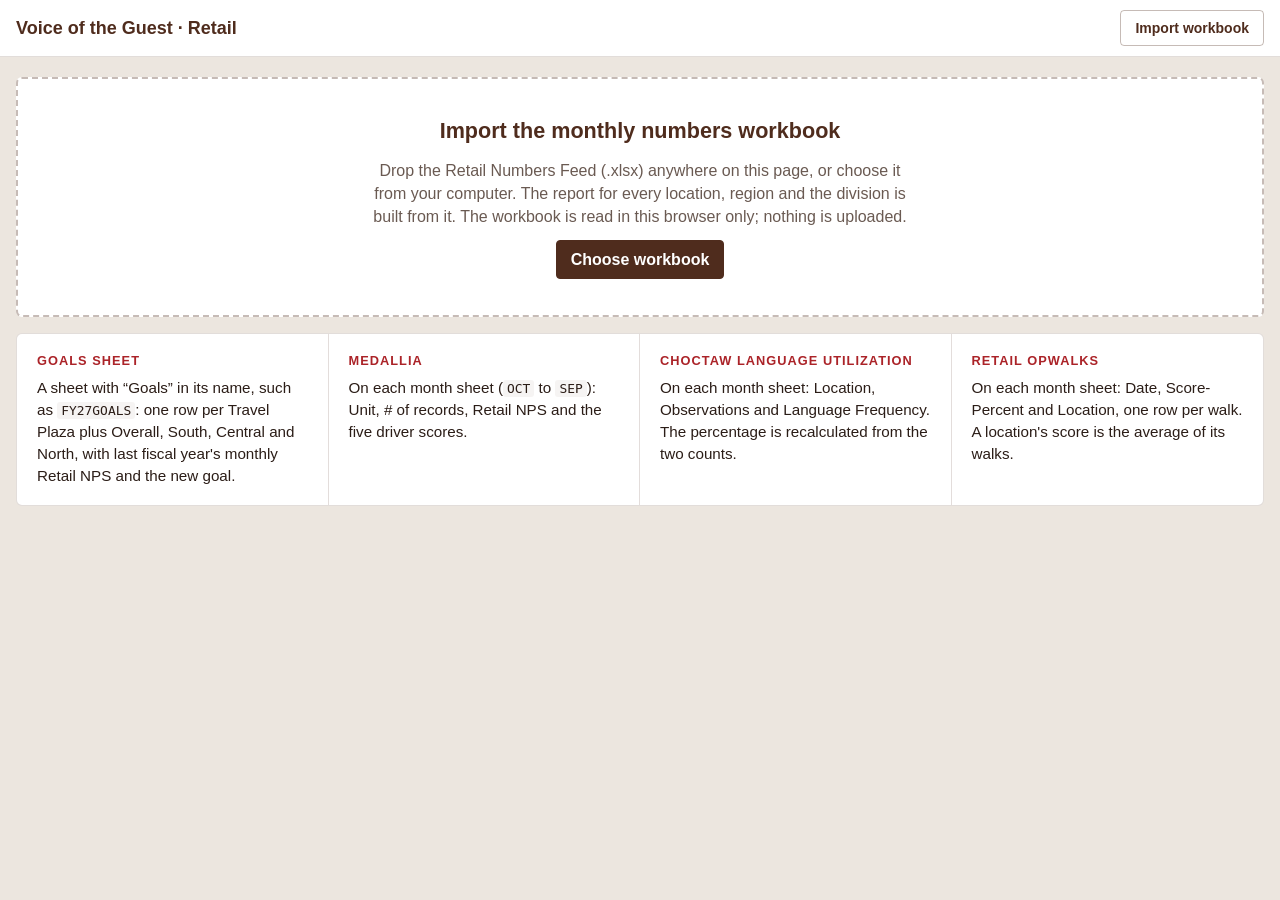
<file: choctaw-nation/dashboards/retail-voice-of-guest.html>
<!doctype html>
<html lang="en">
<head>
<meta charset="utf-8">
<meta name="viewport" content="width=device-width, initial-scale=1">
<title>Voice of the Guest · Retail</title>
<style>
  /* Layout: a sticky toolbar, then two US Letter sheets (front and back) built from the imported workbook.
     Colors and type are the Commerce–Retail tokens from ../tokens/tokens.css, inlined so the file stays self-contained. */
  :root {
    --cn-primary: #4F2C1D;
    --cn-primary-deep: #2B1D17;
    --cn-accent: #AB2328;
    --cn-ornament: #EBB000;
    --cn-success: #548235;
    --cn-data: #1F4E79;
    --cn-surface: #FFFFFF;
    --cn-surface-alt: #FAF8F6;
    --cn-neutral: #C9B6A9;
    --cn-text: #2B1D17;
    --cn-text-muted: #6A5A52;
    --cn-on-primary: #FFFFFF;
    --cn-font: GillSans, "Gill Sans", "Gill Sans MT", Calibri, Arial, sans-serif;
    --line: rgba(79, 44, 29, 0.16);
    --line-strong: rgba(79, 44, 29, 0.32);
    --tint: rgba(79, 44, 29, 0.05);
    --above-tint: #E9F0E3; --at-tint: #FBF1CF; --below-tint: #F5E1E2;
    --stage: #ECE6DF;
    --py: #A8978B;
  }
  * { box-sizing: border-box; }
  html { -webkit-text-size-adjust: 100%; }
  body { margin: 0; font-family: var(--cn-font); font-size: 16px; line-height: 1.45; color: var(--cn-text); background: var(--stage); }
  [hidden] { display: none !important; }
  button, input, select, textarea { font: inherit; color: inherit; }
  :focus-visible { outline: 3px solid var(--cn-data); outline-offset: 2px; }
  h1, h2, h3, p { margin: 0; }

  /* Toolbar */
  .toolbar { position: sticky; top: 0; z-index: 5; background: var(--cn-surface); border-bottom: 1px solid var(--line); padding: 10px 16px; display: flex; flex-wrap: wrap; align-items: center; gap: 10px 12px; font-size: 14px; }
  .toolbar .title { font-size: 18px; font-weight: 600; color: var(--cn-primary); margin-right: auto; }
  .toolbar label.pick { display: inline-flex; align-items: center; gap: 6px; color: var(--cn-text-muted); }
  .toolbar select { padding: 6px 8px; border: 1px solid var(--line-strong); border-radius: 4px; background: var(--cn-surface); color: var(--cn-text); max-width: 230px; }
  body.empty .needs-data { display: none !important; }
  .btn { display: inline-flex; align-items: center; justify-content: center; padding: 7px 14px; border-radius: 4px; border: 1px solid var(--cn-primary); background: var(--cn-primary); color: var(--cn-on-primary); cursor: pointer; font-weight: 600; }
  .btn:hover { background: var(--cn-primary-deep); }
  .btn.quiet { background: transparent; color: var(--cn-primary); border-color: var(--line-strong); }
  .btn.quiet:hover { background: var(--tint); }
  .file-btn { position: relative; }
  .file-btn input { position: absolute; inset: 0; opacity: 0; cursor: pointer; width: 100%; }
  .file-btn:focus-within { outline: 3px solid var(--cn-data); outline-offset: 2px; }
  .seg { display: flex; flex-wrap: wrap; }
  .seg button { padding: 7px 13px; border: 1px solid var(--line-strong); background: var(--cn-surface); cursor: pointer; margin: 0 -1px -1px 0; color: var(--cn-primary); font-weight: 600; }
  .seg button:first-child { border-radius: 4px 0 0 4px; }
  .seg button:last-child { border-radius: 0 4px 4px 0; }
  .seg button[aria-pressed="true"] { background: var(--cn-primary); color: var(--cn-on-primary); border-color: var(--cn-primary); position: relative; }
  .seg button:disabled { color: var(--cn-neutral); cursor: default; font-weight: 400; background: var(--cn-surface-alt); }
  .fit { font-size: 12px; padding: 3px 9px; border-radius: 999px; background: var(--above-tint); color: #3B5C25; }
  .fit.over { background: var(--below-tint); color: var(--cn-accent); font-weight: 600; }
  body:not([data-mode="report"]):not([data-mode="edit"]) .fit { display: none; }

  /* Stage */
  .stage { display: flex; gap: 20px; align-items: flex-start; justify-content: center; padding: 20px max(16px, env(safe-area-inset-right, 0px)) 40px max(16px, env(safe-area-inset-left, 0px)); }
  .main { flex: 1 1 auto; min-width: 0; display: flex; flex-direction: column; gap: 20px; }
  .sheets { display: grid; gap: 22px; justify-items: center; min-width: 0; }
  .sheets:empty, #importArea:empty, #errorArea:empty, #dataView:empty, .editor:empty { display: none; }
  .sheet-label { font-size: 12px; color: var(--cn-text-muted); letter-spacing: .1em; text-transform: uppercase; margin-bottom: -14px; }
  .editor { flex: 0 0 340px; position: sticky; top: 70px; max-height: calc(100vh - 90px); overflow: auto; background: var(--cn-surface); border: 1px solid var(--line); border-radius: 6px; padding: 16px; display: flex; flex-direction: column; gap: 14px; font-size: 14px; }
  .editor h2 { font-size: 16px; color: var(--cn-primary); }
  .editor .f { display: flex; flex-direction: column; gap: 4px; }
  .editor label { font-weight: 600; font-size: 13px; }
  .editor input, .editor textarea { padding: 7px 9px; border: 1px solid var(--line-strong); border-radius: 4px; background: var(--cn-surface); width: 100%; }
  .editor textarea { min-height: 84px; resize: vertical; line-height: 1.35; }
  .editor .two { display: grid; grid-template-columns: 1fr 1fr; gap: 10px; }
  .editor p { color: var(--cn-text-muted); font-size: 13px; }
  .editor hr { border: 0; border-top: 1px solid var(--line); width: 100%; margin: 0; }
  @media (max-width: 1240px) { .stage { flex-direction: column; align-items: stretch; } .editor { position: static; flex: none; max-height: none; order: -1; } }

  /* Import */
  .drop { border: 2px dashed var(--line-strong); border-radius: 6px; background: var(--cn-surface); padding: 36px 24px; display: flex; flex-direction: column; align-items: center; gap: 12px; text-align: center; }
  .drop h2 { font-size: 1.35rem; color: var(--cn-primary); }
  .drop p { color: var(--cn-text-muted); max-width: 62ch; }
  body.dragging .drop, body.dragging .sheet { outline: 3px solid var(--cn-data); }
  .error { border-left: 4px solid var(--cn-accent); background: var(--cn-surface); padding: 12px 16px; }
  .error strong { color: var(--cn-accent); }
  .expects { display: grid; grid-template-columns: repeat(auto-fit, minmax(240px, 1fr)); border: 1px solid var(--line); background: var(--cn-surface); border-radius: 6px; margin-top: 16px; }
  .expects > div { padding: 18px 20px; border-right: 1px solid var(--line); }
  .expects > div:last-child { border-right: 0; }
  .expects h3 { margin: 0 0 6px; font-size: 0.8rem; letter-spacing: 0.08em; text-transform: uppercase; color: var(--cn-accent); }
  .expects p { font-size: 0.95rem; }
  .expects code { font-family: Consolas, Menlo, monospace; font-size: 0.85em; background: var(--tint); padding: 1px 4px; border-radius: 3px; }
  .wrapw { max-width: 1280px; width: 100%; margin: 0 auto; }

  /* ---------- The printed sheet (816 × 1056 px = US Letter at 96 dpi) ---------- */
  .sheet { width: 816px; height: 1056px; overflow: hidden; background: var(--cn-surface); box-shadow: 0 6px 30px rgba(79, 44, 29, 0.16); position: relative; padding: 30px 38px 22px; display: flex; flex-direction: column; gap: 11px; font-size: 11px; line-height: 1.35; }
  body[data-mode="edit"] .sheet.overflowing { outline: 3px solid var(--cn-accent); }
  .sheet .band { position: absolute; left: 0; right: 0; top: 0; height: 12px; background-color: var(--cn-primary);
    background-image: url("data:image/svg+xml,%3Csvg xmlns='http://www.w3.org/2000/svg' width='24' height='12' viewBox='0 0 48 24'%3E%3Cpath d='M24 1 L46 12 L24 23 L2 12 Z' fill='none' stroke='%23EBB000' stroke-width='2.5'/%3E%3Cpath d='M24 7 L36 12 L24 17 L12 12 Z' fill='%23EBB000'/%3E%3C/svg%3E"); background-repeat: repeat-x; background-position: center; }
  .head { display: grid; grid-template-columns: auto 1fr auto; gap: 16px; align-items: center; padding-top: 6px; }
  .head img { height: 52px; width: auto; display: block; }
  .eyebrow { font-size: 9.5px; letter-spacing: .1em; font-weight: 600; color: var(--cn-accent); text-transform: uppercase; }
  .head h1 { font-size: 25px; line-height: 1.1; font-weight: 600; color: var(--cn-primary); margin-top: 2px; }
  .head .sub { font-size: 12px; color: var(--cn-text-muted); margin-top: 2px; }
  .head .sub b, .head .meta b { color: var(--cn-text); font-weight: 600; }
  .head .meta { text-align: right; font-size: 10.5px; color: var(--cn-text-muted); }

  .pill { display: inline-block; font-size: 8.5px; font-weight: 600; letter-spacing: .07em; text-transform: uppercase; padding: 1px 6px; border-radius: 999px; white-space: nowrap; background: var(--tint); color: var(--cn-text-muted); }
  .pill.above { background: var(--above-tint); color: #3B5C25; }
  .pill.at { background: var(--at-tint); color: var(--cn-primary); }
  .pill.below { background: var(--below-tint); color: var(--cn-accent); }
  .pos { color: var(--cn-success); font-weight: 600; }
  .neg { color: var(--cn-accent); font-weight: 600; }
  .zero, .none { color: var(--cn-text-muted); }

  .kpis { display: grid; grid-template-columns: repeat(3, 1fr); gap: 10px; }
  .kpi { border: 1px solid var(--line); border-top: 4px solid var(--cn-neutral); border-radius: 5px; padding: 8px 11px 7px; display: flex; flex-direction: column; gap: 3px; min-width: 0; }
  .kpi.above { border-top-color: var(--cn-success); } .kpi.at { border-top-color: var(--cn-ornament); } .kpi.below { border-top-color: var(--cn-accent); }
  .kpi-top { display: flex; justify-content: space-between; align-items: center; gap: 6px; }
  .kpi-name { font-weight: 600; font-size: 12px; color: var(--cn-primary); }
  .kpi-sub { font-size: 9.5px; color: var(--cn-text-muted); }
  .kpi-val { font-size: 31px; line-height: 1.05; font-weight: 600; color: var(--cn-primary); font-variant-numeric: tabular-nums; }
  .kpi-val small { font-size: 11px; font-weight: 400; color: var(--cn-text-muted); margin-left: 2px; }
  .kpi-val.empty { font-size: 15px; font-weight: 400; color: var(--cn-text-muted); padding: 8px 0; }
  .kpi-grid { display: grid; grid-template-columns: repeat(4, 1fr); gap: 2px; border-top: 1px solid var(--line); padding-top: 5px; margin-top: auto; }
  .kpi-grid span { display: block; font-size: 8px; color: var(--cn-text-muted); text-transform: uppercase; letter-spacing: .04em; white-space: nowrap; }
  .kpi-grid b { font-size: 11.5px; font-weight: 600; font-variant-numeric: tabular-nums; }
  .kpi-note { font-size: 9.5px; color: var(--cn-text-muted); }

  .callouts { display: grid; grid-template-columns: 1fr 1fr; gap: 10px; }
  .callout { padding: 7px 12px; border-left: 4px solid var(--cn-success); background: var(--cn-surface-alt); }
  .callout.watch { border-left-color: var(--cn-accent); background: var(--below-tint); }
  .callout span { display: block; font-size: 8.5px; letter-spacing: .1em; text-transform: uppercase; color: var(--cn-text-muted); font-weight: 600; }
  .callout b { display: block; font-size: 13px; color: var(--cn-primary); }
  .callout em { font-style: normal; font-size: 10.5px; color: var(--cn-text-muted); }

  .sec { display: flex; flex-direction: column; gap: 6px; min-width: 0; }
  .sec > h2 { display: flex; align-items: center; gap: 7px; font-size: 15px; font-weight: 600; color: var(--cn-primary); }
  .sec > h2 .num { display: inline-flex; align-items: center; justify-content: center; width: 16px; height: 16px; border-radius: 3px; background: var(--cn-accent); color: #fff; font-size: 10px; font-weight: 600; }
  .sec > h2 .hint { margin-left: auto; font-size: 10px; font-weight: 400; color: var(--cn-text-muted); }
  .quarters { display: grid; grid-template-columns: repeat(5, 1fr); gap: 7px; }
  .q { border: 1px solid var(--line); border-radius: 5px; padding: 5px 8px; min-width: 0; }
  .q.ytd { background: var(--cn-surface-alt); }
  .q .t { display: flex; justify-content: space-between; align-items: center; gap: 4px; font-size: 9px; letter-spacing: .06em; text-transform: uppercase; color: var(--cn-text-muted); font-weight: 600; }
  .q .v { font-size: 18px; font-weight: 600; color: var(--cn-primary); font-variant-numeric: tabular-nums; line-height: 1.2; }
  .q .v.none { font-weight: 400; }
  .q .n { font-size: 9px; color: var(--cn-text-muted); white-space: nowrap; overflow: hidden; text-overflow: ellipsis; }
  .chart { border: 1px solid var(--line); border-radius: 5px; padding: 6px 10px 5px; }
  .chart .ct { display: flex; justify-content: space-between; font-size: 10.5px; }
  .chart .ct b { font-weight: 600; } .chart .ct span { color: var(--cn-text-muted); }
  .chart svg { display: block; width: 100%; height: auto; }
  .legend { display: flex; gap: 14px; font-size: 9.5px; color: var(--cn-text-muted); }
  .legend i { display: inline-block; width: 14px; height: 0; border-top: 2.5px solid; vertical-align: middle; margin-right: 4px; }

  .sheet table { border-collapse: collapse; width: 100%; font-variant-numeric: tabular-nums; }
  .sheet th, .sheet td { padding: 3px 6px; text-align: right; border-bottom: 1px solid var(--line); white-space: nowrap; }
  .sheet thead th { font-size: 8.5px; letter-spacing: .04em; text-transform: uppercase; color: var(--cn-text-muted); font-weight: 600; border-bottom: 1.5px solid var(--cn-primary); vertical-align: bottom; white-space: normal; line-height: 1.15; }
  .sheet .l { text-align: left; }
  .sheet tbody th { text-align: left; font-weight: 600; }
  .sheet tr.me > * { background: var(--at-tint); }
  .sheet tr.total > * { border-top: 1.5px solid var(--cn-primary); border-bottom: 0; font-weight: 600; background: var(--cn-surface-alt); }
  .sheet td.sep, .sheet th.sep { border-left: 1px solid var(--line); }
  .drivers td.bar { width: 34%; padding-right: 10px; }
  .track { position: relative; height: 9px; background: var(--tint); border-radius: 2px; }
  .track i { position: absolute; left: 0; top: 0; bottom: 0; background: var(--cn-data); border-radius: 2px; }
  .track i.low { background: var(--cn-accent); }
  .track u { position: absolute; top: -3px; bottom: -3px; width: 2px; background: var(--cn-primary); }
  .low-tag { font-size: 8px; color: var(--cn-text-muted); border: 1px solid var(--line-strong); border-radius: 8px; padding: 0 4px; margin-left: 4px; font-weight: 400; }

  .cols { display: grid; grid-template-columns: 1fr 1fr; gap: 16px; }
  .items { display: flex; flex-direction: column; gap: 6px; }
  .item { border-left: 3px solid var(--cn-success); padding-left: 9px; }
  .item.opp { border-left-color: var(--cn-accent); }
  .item b { display: block; font-size: 11.5px; color: var(--cn-primary); }
  .item span { color: var(--cn-text); }
  .chips { display: flex; flex-wrap: wrap; gap: 5px 6px; }
  .chip { border: 1px solid var(--line); border-radius: 4px; padding: 2px 8px; background: var(--cn-surface-alt); }
  .chip b { font-variant-numeric: tabular-nums; }
  .chip.below b { color: var(--cn-accent); } .chip.above b, .chip.at b { color: var(--cn-success); }
  .focus { border: 1px solid var(--line); border-radius: 5px; padding: 8px 12px; background: var(--cn-surface-alt); }
  .focus b.h { display: block; font-size: 12px; color: var(--cn-primary); margin-bottom: 3px; }
  .focus ol, .focus ul { margin: 0; padding-left: 18px; display: flex; flex-direction: column; gap: 2px; }
  .focus .measure { margin-top: 4px; color: var(--cn-text-muted); }
  .sheet-foot { margin-top: auto; display: flex; justify-content: space-between; align-items: flex-end; gap: 14px; border-top: 1px solid var(--line); padding-top: 6px; font-size: 8.5px; color: var(--cn-text-muted); }
  .sheet-foot .notes { max-width: 70%; }
  .sheet-foot .right { display: flex; align-items: center; gap: 10px; white-space: nowrap; }
  .sheet-foot img { height: 26px; width: auto; display: block; }

  /* ---------- Data tables view ---------- */
  .data { display: flex; flex-direction: column; gap: 20px; }
  .data details.notes { border: 1px solid var(--line); border-radius: 6px; background: var(--cn-surface); }
  .data details.notes summary { padding: 12px 18px; cursor: pointer; font-weight: 600; color: var(--cn-primary); }
  .data details.notes ul { margin: 0; padding: 0 18px 14px 38px; display: flex; flex-direction: column; gap: 6px; }
  .data details.notes li.warn { font-weight: 600; }
  .data details.notes li.warn::marker { color: var(--cn-accent); }
  .data .controls { display: flex; flex-wrap: wrap; align-items: flex-end; justify-content: space-between; gap: 14px 24px; }
  .data .seg-label { display: block; font-size: 0.78rem; letter-spacing: 0.08em; text-transform: uppercase; color: var(--cn-text-muted); margin-bottom: 6px; }
  .data .figures { display: grid; grid-template-columns: repeat(auto-fit, minmax(230px, 1fr)); border-top: 3px solid var(--cn-primary); background: var(--cn-surface); border-bottom: 1px solid var(--line); }
  .data .figure { padding: 16px 20px 18px; border-right: 1px solid var(--line); min-width: 0; }
  .data .figure:last-child { border-right: 0; }
  .data .figure h3 { font-size: 0.8rem; letter-spacing: 0.08em; text-transform: uppercase; color: var(--cn-text-muted); font-weight: 600; }
  .data .figure .value { font-size: 2.6rem; line-height: 1.1; font-weight: 600; color: var(--cn-primary); font-variant-numeric: tabular-nums; margin-top: 4px; }
  .data .figure .value small { font-size: 1.1rem; font-weight: 400; color: var(--cn-text-muted); }
  .data .figure p { margin-top: 4px; font-size: 0.92rem; color: var(--cn-text-muted); }
  .data section > h2 { margin-bottom: 4px; font-size: 1.3rem; color: var(--cn-primary); }
  .data section > .sub { margin-bottom: 12px; color: var(--cn-text-muted); font-size: 0.95rem; max-width: 80ch; }
  .data .scroll { overflow-x: auto; background: var(--cn-surface); border: 1px solid var(--line); border-radius: 6px; }
  .data table { border-collapse: collapse; width: 100%; font-variant-numeric: tabular-nums; font-size: 0.95rem; }
  .data th, .data td { padding: 8px 12px; text-align: right; white-space: nowrap; border-bottom: 1px solid var(--line); }
  .data thead th { background: var(--cn-primary); color: var(--cn-on-primary); font-weight: 600; font-size: 0.85rem; vertical-align: bottom; white-space: normal; line-height: 1.2; }
  .data thead tr.groups th { text-align: center; font-size: 0.72rem; letter-spacing: 0.1em; text-transform: uppercase; border-bottom: 1px solid rgba(255,255,255,0.25); padding-block: 6px; }
  .data thead tr.groups th + th { border-left: 1px solid rgba(255,255,255,0.25); }
  .data thead th button { all: unset; cursor: pointer; display: inline-block; }
  .data thead th button:focus-visible { outline: 2px solid var(--cn-ornament); outline-offset: 2px; }
  .data thead th[aria-sort="ascending"] button::after { content: " ▲"; font-size: 0.7em; }
  .data thead th[aria-sort="descending"] button::after { content: " ▼"; font-size: 0.7em; }
  .data th.l, .data td.l { text-align: left; }
  .data tbody th { font-weight: 600; text-align: left; position: sticky; left: 0; background: var(--cn-surface); }
  .data thead th.stick { position: sticky; left: 0; z-index: 1; }
  .data tbody tr:last-child > * { border-bottom: 0; }
  .data td.gap, .data th.gap { border-left: 1px solid var(--line); }
  .data tr.rollup > * { background: var(--cn-surface-alt); font-weight: 600; }
  .data tr.rollup.last > * { border-bottom: 2px solid var(--line-strong); }
  .data td.none { color: var(--cn-neutral); }
  .data .tag { display: inline-block; margin-left: 6px; padding: 0 6px; border: 1px solid var(--line-strong); border-radius: 10px; font-size: 0.72rem; color: var(--cn-text-muted); }
  .data .region { color: var(--cn-text-muted); font-weight: 400; }

  @media print {
    @page { size: letter portrait; margin: 0; }
    body { background: #fff; }
    .toolbar, .editor, .sheet-label, #importArea, #errorArea { display: none !important; }
    .stage { display: block; padding: 0; }
    .sheets { display: block; }
    .sheet { zoom: 1 !important; box-shadow: none; outline: none !important; break-after: page; page-break-after: always; -webkit-print-color-adjust: exact; print-color-adjust: exact; }
    .sheet:last-of-type { break-after: auto; page-break-after: auto; }
  }
</style>
</head>
<body data-brand="retail" class="empty">

<div class="toolbar" role="toolbar" aria-label="Report controls">
  <span class="title">Voice of the Guest · Retail</span>
  <div class="seg needs-data" id="modeSeg" role="group" aria-label="View">
    <button type="button" data-mode="report">Report</button>
    <button type="button" data-mode="edit">Edit</button>
    <button type="button" data-mode="data">Data tables</button>
  </div>
  <label class="pick needs-data">Location <select id="scopeSel"></select></label>
  <label class="pick needs-data">Month <select id="monthSel"></select></label>
  <span class="fit needs-data" id="fitFront"></span>
  <span class="fit needs-data" id="fitBack"></span>
  <label class="btn quiet file-btn">Import workbook<input type="file" id="fileInput" accept=".xlsx,application/vnd.openxmlformats-officedocument.spreadsheetml.sheet"></label>
  <button type="button" class="btn quiet needs-data" id="saveBtn">Save a copy to share</button>
  <button type="button" class="btn needs-data" id="printBtn">Print / Save PDF</button>
</div>

<div class="stage">
  <div class="main">
    <div id="importArea" class="wrapw"></div>
    <div id="errorArea" class="wrapw" role="alert"></div>
    <div class="sheets" id="sheets"></div>
    <div id="dataView" class="wrapw"></div>
  </div>
  <aside class="editor" id="editor" aria-label="Edit report"></aside>
</div>

<script type="application/json" id="embedded">null</script>
<script>
"use strict";
const LOGO_WORDMARK = "[data-uri]";
const LOGO_OE = "[data-uri]";
const MONTHS = ["oct", "nov", "dec", "jan", "feb", "mar", "apr", "may", "jun", "jul", "aug", "sep"];   // fiscal order, Oct 1 – Sep 30
const MONTH_LONG = { oct: "October", nov: "November", dec: "December", jan: "January", feb: "February", mar: "March", apr: "April", may: "May", jun: "June", jul: "July", aug: "August", sep: "September" };
const MONTH_SHORT = ["Jan", "Feb", "Mar", "Apr", "May", "Jun", "Jul", "Aug", "Sep", "Oct", "Nov", "Dec"];
// Same regions as the Retail Guest Experience dashboard.
const REGION = {
  "durant east": "Central", "durant west": "Central", "stringtown": "Central", "atoka": "Central",
  "grant": "South", "garvin": "South", "broken bow": "South", "idabel": "South", "antlers": "South", "hugo": "South", "mercantile": "South",
  "heavener": "North", "poteau": "North", "pocola": "North", "mcalester": "North", "wilburton": "North", "stigler": "North", "talihina": "North"
};
const DRIVERS = [
  { key: "friendly",    label: "Friendly",          match: /friendl/ },
  { key: "efficient",   label: "Efficient",         match: /efficien/ },
  { key: "cleanliness", label: "Clean store",       match: /cleanliness inside|store/ },
  { key: "restroom",    label: "Restrooms",         match: /restroom/ },
  { key: "quality",     label: "Food quality",      match: /quality|food/ }
];
const LOW_SAMPLE = 30;          // same threshold as the dashboard
const STORAGE_KEY = "cno-retail-numbers-feed-v1";


const SCOPE_ALL = "@all";
const HEADER_LINE = "Choctaw Nation of Oklahoma | Division of Commerce – Retail";
const DRIVER_FULL = { friendly: "Friendliness of team members", efficient: "Efficiency of the transaction", cleanliness: "Cleanliness inside the store", restroom: "Cleanliness of the restrooms", quality: "Quality of food" };
const STATUS = { above: "Above goal", at: "At goal", below: "Below goal" };
// 30-day action plans for the watch-area driver (same wording as the Retail Guest Experience dashboard).
const RECOMMENDATIONS = {
  friendly: {
    actions: [
      "Restate the greet, engage and thank standard at every shift huddle, and have leaders model it on the floor during peak hours.",
      "Coach in the moment when the standard is missed, and recognize associates named in positive guest comments.",
      "Add greeting and engagement to weekly OpWalk observations."
    ],
    measure: "Friendly score and the share of guest comments that mention staff positively."
  },
  efficient: {
    actions: [
      "Schedule register and food-service coverage to last month's peak hours.",
      "Call for backup when a line reaches three guests, and keep a backup cashier assigned each shift.",
      "Check registers, card readers and pumps before each peak so equipment doesn't slow the line."
    ],
    measure: "Efficient score and observed wait times during peak periods."
  },
  cleanliness: {
    actions: [
      "Assign zone ownership with a posted cleaning schedule for every shift.",
      "Walk the entry, sales floor, beverage and food-service areas with the incoming leader at each shift change.",
      "Close any OpWalk cleanliness item that fails before the end of the same shift."
    ],
    measure: "Cleanliness score and OpWalk cleanliness items passed."
  },
  restroom: {
    actions: [
      "Check restrooms every 30 minutes during peak hours and log each check.",
      "Confirm paper, soap and other supplies are at par at the start of every shift.",
      "Report maintenance issues the same day and track them until they're fixed."
    ],
    measure: "Restroom score and completed restroom check logs."
  },
  quality: {
    actions: [
      "Audit hot-food holding times and temperatures every shift, and discard product past its hold time.",
      "Tighten rotation and date labeling on fresh and grab-and-go items.",
      "Taste-check hot items at shift change and cook to demand during slower hours."
    ],
    measure: "Quality of Food score and waste logged against hold-time discards."
  }
};


const $ = id => document.getElementById(id);
const esc = s => String(s).replace(/[&<>"']/g, c => ({ "&": "&amp;", "<": "&lt;", ">": "&gt;", '"': "&quot;", "'": "&#39;" }[c]));
const norm = s => String(s ?? "").replace(/\s+/g, " ").trim().toLowerCase();
const isNum = v => typeof v === "number" && Number.isFinite(v);
const numOf = v => isNum(v) ? v : (typeof v === "string" && v.trim() !== "" && Number.isFinite(Number(v)) ? Number(v) : null);
const r1 = v => Math.round(v * 10) / 10;
const MINUS = "−";
const fmt = (v, pct) => v === null || v === undefined ? "—" : (r1(v) < 0 ? MINUS : "") + Math.abs(r1(v)).toFixed(1) + (pct ? "%" : "");
function fmtDelta(v) {
  if (v === null || v === undefined) return "—";
  const x = r1(v);
  return x === 0 ? "0.0" : (x > 0 ? "+" : MINUS) + Math.abs(x).toFixed(1);
}
const deltaClass = v => v === null || v === undefined ? "none" : r1(v) > 0 ? "pos" : r1(v) < 0 ? "neg" : "zero";
// A fraction (0.92) or a percent (92) → percent.
const toPct = v => v === null ? null : (Math.abs(v) <= 1.5 ? v * 100 : v);

const SUFFIX = /\bt\w*vel plaza\b|\bcountry market\b/gi;
const EXTRA = /\bchoctaw\b|\bhochatown\b|\bthe\b/gi;
const tidy = s => s.replace(/\s+/g, " ").trim();
const locKey = name => tidy(String(name).replace(SUFFIX, "").replace(EXTRA, "")).toLowerCase();
const locShort = name => tidy(String(name).replace(SUFFIX, "").replace(EXTRA, ""));


async function readXlsx(buffer) {
  const u8 = new Uint8Array(buffer), dv = new DataView(buffer);
  if (u8.length < 22 || dv.getUint32(0, true) !== 0x04034b50) throw new Error("NOT_XLSX");
  let eocd = -1;
  for (let i = u8.length - 22; i >= Math.max(0, u8.length - 65557); i--) {
    if (dv.getUint32(i, true) === 0x06054b50) { eocd = i; break; }
  }
  if (eocd < 0) throw new Error("NOT_XLSX");
  const count = dv.getUint16(eocd + 10, true);
  let p = dv.getUint32(eocd + 16, true);
  const files = {}, utf8 = new TextDecoder();
  for (let i = 0; i < count && dv.getUint32(p, true) === 0x02014b50; i++) {
    const nameLen = dv.getUint16(p + 28, true), extraLen = dv.getUint16(p + 30, true), commentLen = dv.getUint16(p + 32, true);
    files[utf8.decode(u8.subarray(p + 46, p + 46 + nameLen))] = { method: dv.getUint16(p + 10, true), size: dv.getUint32(p + 20, true), offset: dv.getUint32(p + 42, true) };
    p += 46 + nameLen + extraLen + commentLen;
  }
  async function xml(name) {
    const f = files[name.replace(/^\//, "")];
    if (!f) return null;
    const start = f.offset + 30 + dv.getUint16(f.offset + 26, true) + dv.getUint16(f.offset + 28, true);
    const data = u8.subarray(start, start + f.size);
    let text;
    if (f.method === 0) text = utf8.decode(data);
    else if (f.method === 8) {
      if (typeof DecompressionStream === "undefined") throw new Error("OLD_BROWSER");
      text = await new Response(new Blob([data]).stream().pipeThrough(new DecompressionStream("deflate-raw"))).text();
    } else throw new Error("NOT_XLSX");
    return new DOMParser().parseFromString(text, "application/xml");
  }
  const tags = (node, name) => Array.from(node.getElementsByTagNameNS("*", name));
  const textOf = node => tags(node, "t").filter(t => t.parentNode.localName !== "rPh").map(t => t.textContent).join("");

  const wb = await xml("xl/workbook.xml");
  if (!wb) throw new Error("NOT_XLSX");
  const rels = {};
  const relDoc = await xml("xl/_rels/workbook.xml.rels");
  if (relDoc) tags(relDoc, "Relationship").forEach(r => { rels[r.getAttribute("Id")] = r.getAttribute("Target"); });
  const sstDoc = await xml("xl/sharedStrings.xml");
  const strings = sstDoc ? tags(sstDoc, "si").map(textOf) : [];
  const date1904 = tags(wb, "workbookPr").some(n => /^(1|true)$/.test(n.getAttribute("date1904") || ""));

  const sheets = [];
  for (const s of tags(wb, "sheet")) {
    const rid = s.getAttributeNS("http://schemas.openxmlformats.org/officeDocument/2006/relationships", "id") || s.getAttribute("r:id");
    const target = rels[rid];
    if (!target) continue;
    const doc = await xml(target.startsWith("/") ? target : "xl/" + target);
    if (!doc) continue;
    const rows = [];
    for (const c of tags(doc, "c")) {
      const m = /^([A-Z]+)(\d+)$/.exec(c.getAttribute("r") || "");
      if (!m) continue;
      let col = 0;
      for (const ch of m[1]) col = col * 26 + ch.charCodeAt(0) - 64;
      const t = c.getAttribute("t"), vNode = tags(c, "v")[0];
      let value = null;
      if (t === "inlineStr") value = textOf(c);
      else if (vNode) {
        const raw = vNode.textContent;
        if (t === "s") value = strings[Number(raw)] ?? "";
        else if (t === "str") value = raw;
        else if (t === "b") value = raw === "1";
        else if (t === "e") value = null;
        else value = raw === "" ? null : Number(raw);
      }
      if (value === null || value === "") continue;
      const r = Number(m[2]) - 1;
      (rows[r] || (rows[r] = []))[col - 1] = value;
    }
    sheets.push({ name: s.getAttribute("name") || "", rows });
  }
  return { sheets, date1904 };
}


function findRow(rows, test) {
  for (let r = 0; r < rows.length; r++) if (rows[r] && rows[r].some(v => typeof v === "string" && test(norm(v)))) return r;
  return -1;
}
function headerMap(row) {
  const out = [];
  (row || []).forEach((v, c) => { if (typeof v === "string") out.push({ c, t: norm(v) }); });
  return out;
}
function excelDate(v, date1904) {
  if (isNum(v)) return new Date(Math.round((v + (date1904 ? 1462 : 0) - 25569) * 86400000)).toISOString();
  const d = new Date(String(v));
  return isNaN(d) ? null : d.toISOString();
}

function parseFeed(book, fileName) {
  const feed = { fileName, importedAt: new Date().toISOString(), fy: null, goalsSheet: null, goals: [], months: {}, emptyMonths: [], notes: [] };
  const full = {};
  const names = {};      // key → Set of source spellings
  const seen = (name, sheet, rank) => {
    const key = locKey(name);
    if (!full[key] || rank > full[key].rank) full[key] = { name: tidy(name), rank };   // prefer the Medallia spelling
    (names[key] || (names[key] = new Map())).set(tidy(name), sheet);
    return key;
  };

  for (const sheet of book.sheets) {
    const n = norm(sheet.name);
    if (/goal/.test(n)) parseGoals(sheet);
    else if (MONTHS.includes(n.slice(0, 3))) parseMonth(sheet, n.slice(0, 3));
  }

  function parseGoals(sheet) {
    const hr = findRow(sheet.rows, t => t === "oct");
    if (hr < 0) return;
    const fy = /fy\s*'?(\d{2,4})/i.exec(sheet.name);
    if (fy) feed.fy = Number(fy[1]) % 100;
    feed.goalsSheet = sheet.name;
    const head = headerMap(sheet.rows[hr]);
    const monthCols = {};
    head.forEach(h => { if (MONTHS.includes(h.t)) monthCols[h.t] = h.c; });
    const first = Math.min(...Object.values(monthCols)), last = Math.max(...Object.values(monthCols));
    const col = test => { const h = head.find(test); return h ? h.c : -1; };
    const cPrevGoal = col(h => h.c < first && /goal/.test(h.t) && !/δ|delta/.test(h.t));
    const cPrevDelta = col(h => h.c < first && /δ|delta/.test(h.t));
    const cGoal = col(h => h.c > last && /goal/.test(h.t));
    const cDelta = col(h => h.c > last && /δ|delta/.test(h.t));
    const cActual = col(h => h.c > last && /^fy ?\d/.test(h.t) && !/goal/.test(h.t));
    for (let r = hr + 1; r < sheet.rows.length; r++) {
      const row = sheet.rows[r];
      if (!row) continue;
      const nameCol = row.findIndex(v => typeof v === "string" && v.trim());
      if (nameCol < 0 || nameCol >= first) continue;
      const g = c => c >= 0 ? numOf(row[c]) : null;
      const months = {};
      MONTHS.forEach(m => { if (m in monthCols) months[m] = g(monthCols[m]); });
      if (g(cGoal) === null && g(cPrevGoal) === null && Object.values(months).every(v => v === null)) continue;   // a label row
      const name = tidy(row[nameCol]), t = norm(name);
      const type = t === "overall" ? "overall" : ["north", "central", "south"].includes(t) ? "region" : "location";
      const entry = { name: type === "location" ? locShort(name) : name, type, prevGoal: g(cPrevGoal), prevDelta: g(cPrevDelta), months, actual: g(cActual), goal: g(cGoal), delta: g(cDelta) };
      if (type === "location") { entry.key = seen(name, sheet.name, 1); entry.region = REGION[entry.key] || ""; }
      feed.goals.push(entry);
    }
  }

  function parseMonth(sheet, m) {
    const hr = findRow(sheet.rows, t => t === "unit");
    if (hr < 0) return;
    const head = headerMap(sheet.rows[hr]);
    const col = re => { const h = head.find(h => re.test(h.t)); return h ? h.c : -1; };
    const cUnit = col(/^unit$/), cRecords = col(/records/), cNps = col(/nps/);
    const cDrivers = DRIVERS.map(d => col(d.match));
    const cObs = col(/observations/), cFreq = col(/frequency/), cUtil = col(/utilization/);
    const cDate = col(/^date$/), cScore = col(/score/);
    const locCols = head.filter(h => h.t === "location").map(h => h.c);
    const nearest = (target, pool) => pool.slice().sort((a, b) => Math.abs(a - target) - Math.abs(b - target))[0] ?? -1;
    const cCluLoc = cObs >= 0 ? nearest(cObs, locCols) : -1;
    const cOpLoc = cScore >= 0 ? nearest(cScore, locCols.filter(c => c !== cCluLoc)) : -1;

    const data = { medallia: [], clu: [], opwalks: [] };
    for (let r = hr + 1; r < sheet.rows.length; r++) {
      const row = sheet.rows[r];
      if (!row) continue;
      const str = c => c >= 0 && typeof row[c] === "string" && row[c].trim() ? tidy(row[c]) : null;
      const g = c => c >= 0 ? numOf(row[c]) : null;
      if (str(cUnit) && g(cNps) !== null) {
        const rec = { key: seen(str(cUnit), sheet.name, 3), name: locShort(str(cUnit)), responses: g(cRecords), nps: g(cNps), drivers: {} };
        DRIVERS.forEach((d, i) => { rec.drivers[d.key] = g(cDrivers[i]); });
        if (Math.abs(rec.nps) > 100) feed.notes.push({ warn: true, text: `${sheet.name}: ${rec.name} has a Retail NPS of ${rec.nps}, outside −100 to 100.` });
        data.medallia.push(rec);
      }
      if (str(cCluLoc) && (g(cObs) !== null || g(cUtil) !== null)) {
        const obs = g(cObs), used = g(cFreq);
        data.clu.push({ key: seen(str(cCluLoc), sheet.name, 0), name: locShort(str(cCluLoc)), observations: obs, used, pct: obs > 0 && used !== null ? used / obs * 100 : toPct(g(cUtil)) });
      }
      if (str(cOpLoc) && g(cScore) !== null) {
        data.opwalks.push({ key: seen(str(cOpLoc), sheet.name, 2), name: locShort(str(cOpLoc)), date: cDate >= 0 && row[cDate] != null ? excelDate(row[cDate], book.date1904) : null, score: toPct(g(cScore)) });
      }
    }
    if (data.medallia.length || data.clu.length || data.opwalks.length) feed.months[m] = data;
    else feed.emptyMonths.push(m);
  }

  feed.fullNames = Object.fromEntries(Object.entries(full).map(([k, v]) => [k, v.name]));

  // Import notes
  const loaded = MONTHS.filter(m => feed.months[m]);
  if (!feed.goals.length && !loaded.length) throw new Error("NO_FEED");
  const up = m => MONTH_LONG[m].slice(0, 3);
  feed.notes.unshift({ text: `Monthly results read for ${loaded.length ? loaded.map(up).join(", ") : "no months"}.` + (feed.emptyMonths.length ? ` Sheets with headings but no rows yet: ${feed.emptyMonths.map(up).join(", ")}.` : "") });
  if (feed.goals.length) feed.notes.unshift({ text: `Goals read from ${feed.goalsSheet}: ${feed.goals.filter(g => g.type === "location").length} locations, ${feed.goals.filter(g => g.type === "region").length} regions${feed.goals.some(g => g.type === "overall") ? " and the overall line" : ""}.` });
  else feed.notes.unshift({ warn: true, text: "No goals sheet found. Goal columns are blank." });

  const goalKeys = new Set(feed.goals.filter(g => g.type === "location").map(g => g.key));
  for (const m of loaded) {
    const d = feed.months[m], med = new Set(d.medallia.map(x => x.key));
    const others = new Map();
    [...d.clu, ...d.opwalks].forEach(x => { if (!med.has(x.key)) others.set(x.key, x.name); });
    if (others.size && d.medallia.length) feed.notes.push({ text: `${up(m)}: ${[...others.values()].join(", ")} ${others.size === 1 ? "has" : "have"} OpWalk or language results but no Medallia row.` });
    const noGoal = d.medallia.filter(x => !goalKeys.has(x.key)).map(x => x.name);
    if (noGoal.length && feed.goals.length) feed.notes.push({ warn: true, text: `${up(m)}: no goal found for ${noGoal.join(", ")}.` });
  }
  for (const [key, spellings] of Object.entries(names)) {
    for (const [s, sheet] of spellings) {
      const suffix = s.match(/\bt\w*vel plaza\b/i);
      if (suffix && suffix[0].toLowerCase() !== "travel plaza") feed.notes.push({ text: `“${s}” on ${sheet} is read as ${locShort(s)}.` });
    }
    const distinct = [...new Set([...spellings.keys()].map(s => tidy(s.replace(SUFFIX, "")).toLowerCase()))];
    if (distinct.length > 1) feed.notes.push({ text: `${[...spellings.keys()].map(s => `“${s}”`).join(", ")} are treated as one location (${locShort([...spellings.keys()][0])}).` });
  }
  return feed;
}



/* =========================================================================
 * State
 * ========================================================================= */
let feed = null;
const view = { mode: "report", scope: SCOPE_ALL, month: null, tab: "results", sort: { key: "nps", dir: -1 } };

// Report settings travel with the data: who prepared it, the two division goals the workbook doesn't carry, and typed text.
function normalizeFeed(f, prev) {
  const base = (prev && prev.report) || {};
  f.fullNames = f.fullNames || {};
  f.report = { preparedBy: "Guest Experience Team", ...base, ...(f.report || {}) };
  f.report.goals = { opwalk: 95, clu: 75, ...(base.goals || {}), ...((f.report && f.report.goals) || {}) };
  f.report.text = { ...(base.text || {}), ...((f.report && f.report.text) || {}) };
  return f;
}
function save() {
  feed.report.editedAt = new Date().toISOString();
  try { localStorage.setItem(STORAGE_KEY, JSON.stringify(feed)); } catch (e) { /* storage unavailable: edits last for this visit */ }
}

const fyText = fy => fy === null ? "FY" : "FY" + String(fy).padStart(2, "0");
const prevFy = () => feed.fy === null ? "prior FY" : fyText(feed.fy - 1);
const mon = m => MONTH_LONG[m].slice(0, 3);
const calYear = m => feed.fy === null ? "" : 2000 + feed.fy - (MONTHS.indexOf(m) < 3 ? 1 : 0);
const monYear = m => `${mon(m)} ${calYear(m)}`.trim();
const periodText = m => `${MONTH_LONG[m]} ${calYear(m)}`.trim();
const loadedMonths = () => MONTHS.filter(m => feed.months[m]);
function dateText(iso, short) {
  if (!iso) return "—";
  const d = new Date(iso), h = d.getUTCHours(), day = `${MONTH_SHORT[d.getUTCMonth()]} ${d.getUTCDate()}`;
  return short ? day : `${day}, ${d.getUTCFullYear()} · ${h % 12 || 12}:${String(d.getUTCMinutes()).padStart(2, "0")} ${h < 12 ? "AM" : "PM"}`;
}
const cell = (v, pct, cls = "") => `<td class="${cls}${v === null || v === undefined ? " none" : ""}">${fmt(v, pct)}</td>`;
const diff = (a, b) => a === null || a === undefined || b === null || b === undefined ? null : r1(a) - r1(b);   // compared at the reported precision
function statusOf(value, goal) {
  const d = diff(value, goal);
  return d === null ? null : d > 0 ? "above" : d < 0 ? "below" : "at";
}
const pill = st => st ? `<span class="pill ${st}">${STATUS[st]}</span>` : "";

/* =========================================================================
 * Scopes and calculations
 * ========================================================================= */
const regionOf = scope => scope.startsWith("@region:") ? scope.slice(8) : null;
const isRollup = scope => scope.startsWith("@");
const inScope = (key, scope) => scope === SCOPE_ALL || (regionOf(scope) ? REGION[key] === regionOf(scope) : key === scope);
function allLocations() {
  const map = new Map();
  feed.goals.forEach(g => { if (g.type === "location") map.set(g.key, g.name); });
  for (const d of Object.values(feed.months)) [...d.medallia, ...d.clu, ...d.opwalks].forEach(x => { if (!map.has(x.key)) map.set(x.key, x.name); });
  return [...map].map(([key, name]) => ({ key, name })).sort((a, b) => a.name.localeCompare(b.name));
}
const shortName = key => (allLocations().find(l => l.key === key) || { name: key }).name;
const scopeShort = scope => scope === SCOPE_ALL ? "All Retail" : regionOf(scope) ? `${regionOf(scope)} Region` : shortName(scope);
const scopeTitle = scope => scope === SCOPE_ALL ? "All Retail Locations" : regionOf(scope) ? `${regionOf(scope)} Region` : feed.fullNames[scope] || shortName(scope);
function goalEntry(scope) {
  if (scope === SCOPE_ALL) return feed.goals.find(g => g.type === "overall") || null;
  if (regionOf(scope)) return feed.goals.find(g => g.type === "region" && norm(g.name) === regionOf(scope).toLowerCase()) || null;
  return feed.goals.find(g => g.key === scope) || null;
}

// Pools the underlying records for a scope over one or more months.
// Retail NPS and drivers are weighted by responses; language pools the counts; OpWalk averages every walk.
function agg(scope, months) {
  let N = 0, S = 0, used = 0, obs = 0, locations = new Set();
  const drv = {}, walks = [];
  DRIVERS.forEach(d => { drv[d.key] = { s: 0, n: 0 }; });
  for (const m of months) {
    const d = feed.months[m];
    if (!d) continue;
    d.medallia.filter(x => inScope(x.key, scope)).forEach(x => {
      const n = x.responses || 0;
      if (x.nps === null || n <= 0) return;
      N += n; S += x.nps * n; locations.add(x.key);
      DRIVERS.forEach(dr => { const v = x.drivers[dr.key]; if (v !== null && v !== undefined) { drv[dr.key].s += v * n; drv[dr.key].n += n; } });
    });
    d.clu.filter(x => inScope(x.key, scope)).forEach(x => { if (x.observations > 0 && x.used !== null) { used += x.used; obs += x.observations; } });
    d.opwalks.filter(x => inScope(x.key, scope)).forEach(x => walks.push(x));
  }
  const drivers = {};
  DRIVERS.forEach(d => { drivers[d.key] = drv[d.key].n ? drv[d.key].s / drv[d.key].n : null; });
  return {
    nps: N ? S / N : null, responses: N, locations: locations.size, drivers,
    clu: obs ? used / obs * 100 : null, used, obs,
    opwalk: walks.length ? walks.reduce((s, w) => s + w.score, 0) / walks.length : null, walks
  };
}

function buildModel(scope, m) {
  const idx = MONTHS.indexOf(m), ytdMonths = loadedMonths().filter(x => MONTHS.indexOf(x) <= idx);
  const cur = agg(scope, [m]), ytd = agg(scope, ytdMonths);
  const pm = idx > 0 && feed.months[MONTHS[idx - 1]] ? MONTHS[idx - 1] : null;
  const prev = pm ? agg(scope, [pm]) : null;
  const ge = goalEntry(scope);
  const all = scope === SCOPE_ALL ? cur : agg(SCOPE_ALL, [m]);
  const prevName = idx > 0 ? mon(MONTHS[idx - 1]) : "Sep";
  // October compares with the prior fiscal year's September, which the goals sheet carries for Retail NPS.
  const npsPrev = prev ? prev.nps : (idx === 0 && ge && ge.months.sep != null ? ge.months.sep : null);
  const py = ge && ge.months[m] != null ? ge.months[m] : null;
  const g = feed.report.goals, many = isRollup(scope);
  const kpis = [
    { key: "nps", name: "Retail NPS", sub: "Net Promoter Score · Medallia", unit: "pts", pct: false,
      v: cur.nps, goal: ge ? ge.goal : null, prev: npsPrev, ytd: ytd.nps,
      fourth: { label: `vs. ${mon(m)} ${prevFy()}`, delta: diff(cur.nps, py) },
      note: cur.responses ? `${cur.responses.toLocaleString()} responses${many ? ` · ${cur.locations} locations` : ""}${cur.responses < LOW_SAMPLE ? " · low sample" : ""}` : "No Medallia results this month" },
    { key: "opwalk", name: "OpWalk Score", sub: "Average of operational walks", unit: "%", pct: true,
      v: cur.opwalk, goal: numOf(g.opwalk), prev: prev ? prev.opwalk : null, ytd: ytd.opwalk,
      fourth: { label: "Walks", text: String(cur.walks.length) },
      note: cur.walks.length ? `${cur.walks.length} ${cur.walks.length === 1 ? "walk" : "walks"}${many ? ` at ${new Set(cur.walks.map(w => w.key)).size} locations` : ""}` : "No OpWalks this month" },
    { key: "clu", name: "Choctaw Language Utilization", sub: "Observed interactions using Choctaw language", unit: "%", pct: true,
      v: cur.clu, goal: numOf(g.clu), prev: prev ? prev.clu : null, ytd: ytd.clu,
      fourth: { label: "Observed", text: cur.obs ? `${cur.used}/${cur.obs}` : "—" },
      note: cur.obs ? `${cur.used.toLocaleString()} of ${cur.obs.toLocaleString()} observed interactions` : "No observations this month" }
  ];
  kpis.forEach(k => { k.status = statusOf(k.v, k.goal); });

  const quarters = [0, 1, 2, 3].map(q => {
    const qm = MONTHS.slice(q * 3, q * 3 + 3), have = qm.filter(x => ytdMonths.includes(x));
    const a = have.length ? agg(scope, have) : null;
    const pys = ge ? have.map(x => ge.months[x]).filter(v => v != null) : [];
    return { label: "Q" + (q + 1), v: a ? a.nps : null, partial: have.length > 0 && have.length < 3 ? (have.length === 1 ? `${mon(have[0])} only` : `${mon(have[0])}–${mon(have[have.length - 1])}`) : "",
      py: pys.length && pys.length === have.length ? pys.reduce((s, v) => s + v, 0) / pys.length : null, future: !have.length };
  });
  const series = MONTHS.map(x => ytdMonths.includes(x) ? agg(scope, [x]).nps : null);
  const pySeries = MONTHS.map(x => ge && ge.months[x] != null ? ge.months[x] : null);

  const ds = DRIVERS.map(d => ({ key: d.key, label: DRIVER_FULL[d.key], v: cur.drivers[d.key], prev: prev ? prev.drivers[d.key] : null, ytd: ytd.drivers[d.key], all: all.drivers[d.key] })).filter(d => d.v !== null);
  const sorted = ds.slice().sort((a, b) => b.v - a.v);
  const best = sorted[0] || null, worst = sorted.length > 1 ? sorted[sorted.length - 1] : null;
  const rows = monthRows(feed, m);
  return { scope, m, idx, cur, ytd, prev, all, ge, kpis, quarters, series, pySeries, drivers: ds, best, worst, prevName, rows, many, ytdMonths };
}

function autoInsights(M) {
  const { scope, m, cur, kpis, best, worst, many } = M, fy = fyText(feed.fy);
  const [nps, op, clu] = kpis, pos = [], opp = [];
  const list = arr => arr.map(x => `${x[0]} (${x[1]})`).join(", ");
  const mine = M.rows.filter(r => inScope(r.key, scope));
  const vsAll = d => scope !== SCOPE_ALL && d.all !== null ? `, ${fmtDelta(diff(d.v, d.all))} pts vs. All Retail (${fmt(d.all)}).` : ".";

  if (nps.status) {
    const text = `${fmt(nps.v)} on ${cur.responses.toLocaleString()} responses, ${nps.status === "at" ? "matching" : fmtDelta(diff(nps.v, nps.goal)) + " pts vs."} the ${fy} goal of ${fmt(nps.goal)}.${nps.fourth.delta !== null ? ` ${fmtDelta(nps.fourth.delta)} pts vs. ${mon(m)} ${prevFy()}.` : ""}`;
    (nps.status === "below" ? opp : pos).push({ h: `Retail NPS ${STATUS[nps.status].toLowerCase()}`, d: text });
  }
  if (many) {
    const ranked = mine.filter(r => r.nps !== null).sort((a, b) => b.nps - a.nps), withGoal = mine.filter(r => r.vsGoal !== null);
    if (ranked.length > 1) pos.push({ h: `${ranked[0].name} leads ${scopeShort(scope)} on Retail NPS`, d: `${fmt(ranked[0].nps)} on ${ranked[0].responses} responses${ranked[0].responses < LOW_SAMPLE ? " (low sample)" : ""}. ${withGoal.filter(r => r.vsGoal >= 0).length} of ${withGoal.length} locations are at or above their goal.` });
  }
  if (best) pos.push({ h: `${best.label} is the strongest driver`, d: `${fmt(best.v)} this month${vsAll(best)}` });
  if (worst) {
    const low = many ? mine.filter(r => r.drivers[worst.key] != null).sort((a, b) => a.drivers[worst.key] - b.drivers[worst.key]).slice(0, 3).map(r => [r.name, fmt(r.drivers[worst.key])]) : [];
    opp.push({ h: `${worst.label} is the lowest driver`, d: `${fmt(worst.v)} this month${vsAll(worst)}${low.length ? ` Lowest: ${list(low)}.` : ""}` });
  }
  if (many) {
    const below = mine.filter(r => r.vsGoal !== null && r.vsGoal < 0).sort((a, b) => a.vsGoal - b.vsGoal);
    if (below.length) opp.push({ h: `${below.length} ${below.length === 1 ? "location is" : "locations are"} below the Retail NPS goal`, d: `Furthest from goal: ${list(below.slice(0, 3).map(r => [r.name, fmtDelta(r.vsGoal)]))}.` });
  }
  if (clu.status) {
    if (clu.status === "below") {
      const low = many ? mine.filter(r => r.clu !== null).sort((a, b) => a.clu - b.clu).slice(0, 3).map(r => [r.name, fmt(r.clu, true)]) : [];
      opp.push({ h: "Choctaw Language Utilization below goal", d: `${fmt(clu.v, true)} (${cur.used} of ${cur.obs} observed interactions) vs. the ${fmt(clu.goal, true)} goal.${low.length ? ` Lowest: ${list(low)}.` : ""}` });
    } else pos.push({ h: `Choctaw language used in ${cur.used} of ${cur.obs} observed interactions`, d: `${fmt(clu.v, true)} utilization vs. the ${fmt(clu.goal, true)} goal.` });
  }
  if (op.status) {
    const n = cur.walks.length, base = `${fmt(op.v, true)} average across ${n} ${n === 1 ? "walk" : "walks"} vs. the ${fmt(op.goal, true)} goal.`;
    if (op.status === "below") {
      const w = cur.walks.slice().sort((a, b) => a.score - b.score)[0];
      opp.push({ h: "OpWalk score below goal", d: `${base} Lowest walk: ${fmt(w.score, true)}${many ? ` at ${w.name}` : ""}${w.date ? ` on ${dateText(w.date, true)}` : ""}.` });
    } else pos.push({ h: `OpWalk score ${STATUS[op.status].toLowerCase()}`, d: base });
  }
  if (!many && cur.responses > 0 && cur.responses < LOW_SAMPLE) opp.push({ h: "Low survey volume", d: `${cur.responses} responses this month, under the ${LOW_SAMPLE}-response threshold. Read the Retail NPS with caution.` });
  return { pos: pos.slice(0, 3), opp: opp.slice(0, 3) };
}
function autoFocus(M) {
  const w = M.worst || M.best;
  if (!w) return null;
  const rec = RECOMMENDATIONS[w.key], fell = w.prev !== null && diff(w.v, w.prev) < 0;
  return { h: `${fell ? "Priority" : "Focus"}: ${w.label} (${fmt(w.v)} this month)`, items: rec.actions, measure: rec.measure };
}
const textKey = () => `${view.scope}|${view.month}`;
const typed = field => { const t = feed.report.text[textKey()]; return t && t[field] && t[field].trim() ? t[field].trim().split(/\n+/).map(s => s.trim()).filter(Boolean) : null; };
const toItems = lines => lines.map(l => { const i = l.indexOf("|"); return i < 0 ? { h: l, d: "" } : { h: l.slice(0, i).trim(), d: l.slice(i + 1).trim() }; });

function monthRows(feed, m) {
  const d = feed.months[m], rows = new Map();
  const get = x => rows.get(x.key) || rows.set(x.key, { key: x.key, name: x.name, region: REGION[x.key] || "", responses: null, nps: null, goal: null, vsGoal: null, drivers: {}, clu: null, cluObs: null, opwalk: null, walks: 0, _sum: 0 }).get(x.key);
  d.medallia.forEach(x => Object.assign(get(x), { responses: x.responses, nps: x.nps, drivers: x.drivers }));
  d.clu.forEach(x => Object.assign(get(x), { clu: x.pct, cluObs: x.observations }));
  d.opwalks.forEach(x => { const r = get(x); r._sum += x.score; r.walks++; r.opwalk = r._sum / r.walks; });
  const goals = new Map(feed.goals.filter(g => g.type === "location").map(g => [g.key, g.goal]));
  const list = [...rows.values()];
  list.forEach(r => {
    r.goal = goals.get(r.key) ?? null;
    r.vsGoal = r.nps !== null && r.goal !== null ? r1(r.nps) - r1(r.goal) : null;   // compared at the reported precision
  });
  list.filter(r => r.nps !== null).sort((a, b) => b.nps - a.nps).forEach((r, i) => { r.rank = i + 1; });
  return list;
}
function monthSummary(feed, m) {
  const d = feed.months[m], rows = monthRows(feed, m);
  const med = d.medallia.filter(x => x.responses > 0);
  const N = med.reduce((s, x) => s + x.responses, 0);
  // NPS = (P − D) ÷ N, so weighting each location's score by its responses gives the pooled score exactly.
  const nps = N ? med.reduce((s, x) => s + x.nps * x.responses, 0) / N : null;
  const overall = feed.goals.find(g => g.type === "overall");
  const withGoal = rows.filter(r => r.vsGoal !== null);
  const obs = d.clu.reduce((s, x) => s + (x.observations || 0), 0), used = d.clu.reduce((s, x) => s + (x.used || 0), 0);
  return {
    nps, responses: N, npsLocations: d.medallia.length, goal: overall ? overall.goal : null,
    atGoal: withGoal.filter(r => r.vsGoal >= 0).length, withGoal: withGoal.length,
    opwalk: d.opwalks.length ? d.opwalks.reduce((s, x) => s + x.score, 0) / d.opwalks.length : null,
    walks: d.opwalks.length, walkLocations: new Set(d.opwalks.map(x => x.key)).size,
    clu: obs ? used / obs * 100 : null, obs, used, cluLocations: d.clu.length
  };
}



/* =========================================================================
 * Report sheets
 * ========================================================================= */
function headHtml(M, side) {
  const q = Math.floor(M.idx / 3) + 1;
  return `<div class="band"></div>
  <header class="head">
    <img src="${LOGO_WORDMARK}" alt="Choctaw Travel Plaza">
    <div><div class="eyebrow">${esc(HEADER_LINE)}</div><h1>${esc(scopeTitle(M.scope))}</h1><div class="sub"><b>Voice of the Guest</b> · ${esc(monYear(M.m))} · ${fyText(feed.fy)} Q${q}</div></div>
    <div class="meta">${side} · Reporting month <b>${esc(monYear(M.m))}</b><br>Prepared by <b>${esc(feed.report.preparedBy || "—")}</b></div>
  </header>`;
}
function kpisHtml(M) {
  return `<div class="kpis">${M.kpis.map(k => {
    const d = diff(k.v, k.prev);
    return `<div class="kpi ${k.status || ""}">
      <div class="kpi-top"><span class="kpi-name">${k.name}</span>${pill(k.status)}</div>
      <div class="kpi-sub">${k.sub}</div>
      ${k.v === null ? `<div class="kpi-val empty">No result</div>` : `<div class="kpi-val">${fmt(k.v)}<small>${k.unit}</small></div>`}
      <div class="kpi-grid">
        <div><span>Goal</span><b>${fmt(k.goal, k.pct)}</b></div>
        <div><span>vs. ${M.prevName}</span><b class="${deltaClass(d)}">${fmtDelta(d)}</b></div>
        <div><span>FYTD</span><b>${fmt(k.ytd, k.pct)}</b></div>
        <div><span>${esc(k.fourth.label)}</span>${"text" in k.fourth ? `<b>${esc(k.fourth.text)}</b>` : `<b class="${deltaClass(k.fourth.delta)}">${fmtDelta(k.fourth.delta)}</b>`}</div>
      </div>
      <div class="kpi-note">${esc(k.note)}</div>
    </div>`;
  }).join("")}</div>`;
}
function calloutsHtml(M) {
  if (!M.best) return "";
  const line = d => `${fmt(d.v)} this month` + (d.prev !== null ? ` · ${fmtDelta(diff(d.v, d.prev))} pts vs. ${M.prevName}` : M.scope !== SCOPE_ALL && d.all !== null ? ` · ${fmtDelta(diff(d.v, d.all))} pts vs. All Retail` : "");
  return `<div class="callouts">
    <div class="callout"><span>Strongest driver · ${mon(M.m)}</span><b>${esc(M.best.label)}</b><em>${line(M.best)}</em></div>
    ${M.worst ? `<div class="callout watch"><span>Watch area · lowest driver</span><b>${esc(M.worst.label)}</b><em>${line(M.worst)}</em></div>` : ""}
  </div>`;
}
function chartSvg(M) {
  const cur = M.series, py = M.pySeries, goal = M.ge ? M.ge.goal : null;
  const vals = [...cur, ...py, goal].filter(v => v !== null && v !== undefined);
  const W = 740, H = 168, L = 28, R = 52, T = 14, B = 20;
  let lo = Math.floor((Math.min(...vals) - 2) / 5) * 5, hi = Math.min(100, Math.ceil((Math.max(...vals) + 2) / 5) * 5);
  if (hi <= lo) hi = lo + 5;
  const step = hi - lo <= 25 ? 5 : hi - lo <= 60 ? 10 : 20;
  lo = Math.floor(lo / step) * step; hi = Math.ceil(hi / step) * step;
  const x = i => L + (W - L - R) * i / 11, y = v => T + (H - T - B) * (1 - (v - lo) / (hi - lo));
  const path = arr => { let d = "", pen = false; arr.forEach((v, i) => { if (v === null) { pen = false; return; } d += `${pen ? "L" : "M"}${x(i).toFixed(1)} ${y(v).toFixed(1)} `; pen = true; }); return d; };
  let s = "";
  for (let t = lo; t <= hi + 0.001; t += step) s += `<line x1="${L}" x2="${W - R}" y1="${y(t)}" y2="${y(t)}" stroke="#4F2C1D" stroke-opacity=".12"/><text x="${L - 6}" y="${y(t) + 3}" text-anchor="end" font-size="9" fill="#6A5A52">${t}</text>`;
  MONTHS.forEach((m, i) => { s += `<text x="${x(i)}" y="${H - 5}" text-anchor="middle" font-size="9" fill="#6A5A52">${mon(m)}</text>`; });
  if (goal !== null) s += `<line x1="${L}" x2="${W - R}" y1="${y(goal)}" y2="${y(goal)}" stroke="#4F2C1D" stroke-width="1.2" stroke-dasharray="5 4"/><text x="${W - R + 5}" y="${y(goal) + 3}" font-size="9" fill="#4F2C1D">Goal ${fmt(goal)}</text>`;
  s += `<path d="${path(py)}" fill="none" stroke="#A8978B" stroke-width="1.6"/>`;
  py.forEach((v, i) => { if (v !== null) s += `<circle cx="${x(i)}" cy="${y(v)}" r="1.8" fill="#A8978B"/>`; });
  s += `<path d="${path(cur)}" fill="none" stroke="#AB2328" stroke-width="2.2"/>`;
  let last = -1;
  cur.forEach((v, i) => { if (v !== null) { last = i; s += `<circle cx="${x(i)}" cy="${y(v)}" r="2.6" fill="#AB2328"/>`; } });
  if (last >= 0) {
    const v = cur[last], above = py[last] === null || v >= py[last];
    s += `<circle cx="${x(last)}" cy="${y(v)}" r="4.2" fill="#AB2328" stroke="#fff" stroke-width="1.5"/><text x="${x(last) + (last === 0 ? 8 : 0)}" y="${above ? y(v) - 8 : y(v) + 15}" text-anchor="${last === 0 ? "start" : "middle"}" font-size="10.5" font-weight="600" fill="#AB2328">${fmt(v)}</text>`;
  }
  return `<svg viewBox="0 0 ${W} ${H}" role="img" aria-label="Retail NPS by month, ${fyText(feed.fy)} compared with ${prevFy()}">${s}</svg>`;
}
function npsReviewHtml(M) {
  const nps = M.kpis[0], fy = fyText(feed.fy);
  const hasAny = M.series.some(v => v !== null) || M.pySeries.some(v => v !== null);
  const tiles = M.quarters.map(q => {
    const st = statusOf(q.v, nps.goal), vs = diff(q.v, nps.goal);
    return `<div class="q"><div class="t"><span>${q.label}</span>${pill(st)}</div>
      <div class="v${q.v === null ? " none" : ""}">${fmt(q.v)}</div>
      <div class="n">${q.v === null ? (q.future ? "Not yet reported" : "No responses") : `${q.partial ? q.partial + " · " : ""}vs goal <b class="${deltaClass(vs)}">${fmtDelta(vs)}</b>${q.py !== null ? ` · ${prevFy()} ${fmt(q.py)}` : ""}`}</div></div>`;
  }).join("");
  return `<section class="sec"><h2><span class="num">1</span>Retail NPS Performance Review<span class="hint">Quarters ${fy} · goal ${fmt(nps.goal)}</span></h2>
    <div class="quarters">${tiles}
      <div class="q ytd"><div class="t"><span>${fy} YTD</span></div><div class="v${nps.ytd === null ? " none" : ""}">${fmt(nps.ytd)}</div>
      <div class="n">Goal ${fmt(nps.goal)}${M.ge && M.ge.actual !== null ? ` · ${prevFy()} ${fmt(M.ge.actual)}` : ""}</div></div>
    </div>
    ${hasAny ? `<div class="chart"><div class="ct"><b>Retail NPS by month</b><span>${fy} vs. ${prevFy()}</span></div>${chartSvg(M)}
      <div class="legend"><span><i style="border-color:#AB2328"></i>${fy}</span><span><i style="border-color:#A8978B"></i>${prevFy()}</span><span><i style="border-color:#4F2C1D;border-top-style:dashed;border-top-width:1.5px"></i>${fy} goal</span></div></div>`
    : `<p class="none">No Retail NPS results or goals in the workbook for this location.</p>`}
  </section>`;
}
function driversHtml(M) {
  if (!M.drivers.length) return "";
  const showAll = M.scope !== SCOPE_ALL;
  const bar = d => `<div class="track"><i class="${M.worst && d.key === M.worst.key ? "low" : ""}" style="width:${Math.max(0, Math.min(100, d.v))}%"></i>${showAll && d.all !== null ? `<u style="left:${Math.max(0, Math.min(100, d.all))}%"></u>` : ""}</div>`;
  return `<section class="sec"><h2><span class="num">2</span>Guest Experience Drivers<span class="hint">Medallia driver scores · ${mon(M.m)}${showAll ? " · marker shows All Retail" : ""}</span></h2>
    <table class="drivers"><thead><tr><th class="l">Driver</th><th></th><th>${mon(M.m)}</th><th>vs. ${M.prevName}</th><th>FYTD</th>${showAll ? "<th>All Retail</th><th>vs. All Retail</th>" : ""}</tr></thead>
    <tbody>${M.drivers.map(d => { const dp = diff(d.v, d.prev), da = diff(d.v, d.all); return `<tr><th scope="row">${esc(d.label)}</th><td class="bar">${bar(d)}</td><td><b>${fmt(d.v)}</b></td><td class="${deltaClass(dp)}">${fmtDelta(dp)}</td><td>${fmt(d.ytd)}</td>${showAll ? `<td>${fmt(d.all)}</td><td class="${deltaClass(da)}">${fmtDelta(da)}</td>` : ""}</tr>`; }).join("")}</tbody></table>
  </section>`;
}
function insightsHtml(M) {
  const auto = autoInsights(M);
  const pos = typed("pos") ? toItems(typed("pos")) : auto.pos, opp = typed("opp") ? toItems(typed("opp")) : auto.opp;
  const col = (items, cls, none) => items.length ? items.map(i => `<div class="item ${cls}"><b>${esc(i.h)}</b>${i.d ? `<span>${esc(i.d)}</span>` : ""}</div>`).join("") : `<p class="none">${none}</p>`;
  return `<div class="cols">
    <section class="sec"><h2><span class="num">3</span>Key Positive Trends</h2><div class="items">${col(pos, "", "No measure is at or above goal this month.")}</div></section>
    <section class="sec"><h2><span class="num">4</span>Key Improvement Opportunities</h2><div class="items">${col(opp, "opp", "No measure is below goal this month.")}</div></section>
  </div>`;
}
function footHtml(M, side) {
  const fy = fyText(feed.fy);
  const notes = side === "front"
    ? `Sources: Medallia (Retail NPS and drivers); OpWalk and Choctaw language observation logs. FY runs Oct–Sep. Retail NPS, quarters, FYTD and roll-ups are weighted by responses; ${prevFy()} quarter values average the monthly results. Status compares the month with the ${fy} goal. Fewer than ${LOW_SAMPLE} responses is a low sample.`
    : `OpWalk goal ${fmt(numOf(feed.report.goals.opwalk), true)} and Choctaw Language Utilization goal ${fmt(numOf(feed.report.goals.clu), true)} are division goals set in this report, not in the workbook. Strategic Alignment 2026–2030: Best in Class · Service Excellence; Culture and Sovereignty · Cultural Heritage and Language.`;
  return `<footer class="sheet-foot"><div class="notes">${esc(notes)}</div><div class="right"><span>${side === "front" ? "Continued on back →" : esc(HEADER_LINE)}</span><img src="${LOGO_OE}" alt="Choctaw Nation Operational Excellence"></div></footer>`;
}
function scorecardHtml(M) {
  const region = regionOf(M.scope) || (!M.many ? REGION[M.scope] : null);
  let rows = M.rows.filter(r => M.scope === SCOPE_ALL || !region ? true : REGION[r.key] === region);
  rows = rows.slice().sort((a, b) => (a.nps === null) - (b.nps === null) || (b.nps ?? 0) - (a.nps ?? 0) || a.name.localeCompare(b.name));
  const setScope = M.scope === SCOPE_ALL || !region ? SCOPE_ALL : "@region:" + region, t = agg(setScope, [M.m]), tg = goalEntry(setScope);
  const tr = (cls, rank, name, r) => `<tr class="${cls}"><td class="${rank ? "" : "none"}">${rank || "—"}</td><th scope="row">${esc(name)}${r.responses !== null && r.responses > 0 && r.responses < LOW_SAMPLE ? `<span class="low-tag">low sample</span>` : ""}</th>
    <td class="${r.responses ? "" : "none"}">${r.responses ? r.responses.toLocaleString() : "—"}</td>${cell(r.nps)}${cell(r.goal)}<td class="${deltaClass(r.vsGoal)}">${fmtDelta(r.vsGoal)}</td>
    ${DRIVERS.map((d, i) => cell(r.drivers[d.key], false, i ? "" : "sep")).join("")}${cell(r.clu, true, "sep")}${cell(r.opwalk, true)}</tr>`;
  return `<section class="sec"><h2><span class="num">5</span>Location Scorecard<span class="hint">${esc(scopeShort(setScope))} · ${esc(monYear(M.m))} · ranked by Retail NPS across all locations</span></h2>
    <table><thead><tr><th>Rank</th><th class="l">Location</th><th>Resp.</th><th>Retail NPS</th><th>${fyText(feed.fy)} goal</th><th>vs goal</th>
      ${DRIVERS.map((d, i) => `<th class="${i ? "" : "sep"}">${d.label}</th>`).join("")}<th class="sep">Language</th><th>OpWalk</th></tr></thead>
    <tbody>${rows.map(r => tr(!M.many && r.key === M.scope ? "me" : "", r.rank, r.name, r)).join("")}
      ${tr("total", "", scopeShort(setScope), { responses: t.responses, nps: t.nps, goal: tg ? tg.goal : null, vsGoal: diff(t.nps, tg ? tg.goal : null), drivers: t.drivers, clu: t.clu, opwalk: t.opwalk })}</tbody></table>
  </section>`;
}
function opwalkHtml(M) {
  const goal = numOf(feed.report.goals.opwalk), walks = M.cur.walks.slice();
  if (!walks.length) return `<section class="sec"><h2><span class="num">6</span>OpWalk Results</h2><p class="none">No OpWalks recorded for ${esc(monYear(M.m))}.</p></section>`;
  const met = walks.filter(w => goal !== null && diff(w.score, goal) >= 0).length;
  const chip = w => `<span class="chip ${statusOf(w.score, goal) || ""}">${M.many ? esc(w.name) + " · " : ""}${esc(dateText(w.date, true))} · <b>${fmt(w.score, true)}</b></span>`;
  const shown = M.many ? walks.sort((a, b) => a.score - b.score).slice(0, 8) : walks.sort((a, b) => String(a.date).localeCompare(String(b.date)));
  return `<section class="sec"><h2><span class="num">6</span>OpWalk Results<span class="hint">${walks.length} ${walks.length === 1 ? "walk" : "walks"} · ${met} at or above the ${fmt(goal, true)} goal${M.many ? " · lowest walks shown" : ""}</span></h2>
    <div class="chips">${shown.map(chip).join("")}</div></section>`;
}
function focusHtml(M) {
  const lines = typed("focus"), auto = autoFocus(M);
  let body;
  if (lines) body = `<b class="h">${esc(lines[0])}</b>${lines.length > 1 ? `<ol>${lines.slice(1).map(l => `<li>${esc(l)}</li>`).join("")}</ol>` : ""}`;
  else if (auto) body = `<b class="h">${esc(auto.h)}</b><ol>${auto.items.map(l => `<li>${esc(l)}</li>`).join("")}</ol><div class="measure"><b>Measure:</b> ${esc(auto.measure)}</div>`;
  else body = `<span class="none">No driver scores for this location this month. Type a focus in Edit.</span>`;
  const notes = typed("notes");
  return `<section class="sec"><h2><span class="num">7</span>Focus for the Next 30 Days</h2><div class="focus">${body}</div></section>
    ${notes ? `<section class="sec"><h2><span class="num">8</span>Recognition and Notes</h2><div class="focus"><ul>${notes.map(l => `<li>${esc(l)}</li>`).join("")}</ul></div></section>` : ""}`;
}
function renderSheets() {
  const M = buildModel(view.scope, view.month);
  $("sheets").innerHTML = `
    <div class="sheet-label">Front</div>
    <article class="sheet" id="front" aria-label="Front page">${headHtml(M, "Front")}${kpisHtml(M)}${calloutsHtml(M)}${npsReviewHtml(M)}${driversHtml(M)}${insightsHtml(M)}${footHtml(M, "front")}</article>
    <div class="sheet-label">Back</div>
    <article class="sheet" id="back" aria-label="Back page">${headHtml(M, "Back")}${scorecardHtml(M)}${opwalkHtml(M)}${focusHtml(M)}${footHtml(M, "back")}</article>`;
  layout();
}
function layout() {
  const box = $("sheets");
  if (!box.firstChild) return;
  const z = Math.min(1, box.clientWidth / 816);
  for (const [id, badge, name] of [["front", "fitFront", "Front"], ["back", "fitBack", "Back"]]) {
    const el = $(id);
    el.style.zoom = "";
    const over = el.scrollHeight - el.clientHeight;
    el.classList.toggle("overflowing", over > 1);
    $(badge).classList.toggle("over", over > 1);
    $(badge).textContent = over > 1 ? `${name} is too long — shorten text in Edit` : `${name} fits`;
    el.style.zoom = z < 1 ? String(z) : "";
  }
}

/* =========================================================================
 * Editor
 * ========================================================================= */
function renderEditor() {
  const t = feed.report.text[textKey()] || {}, auto = autoInsights(buildModel(view.scope, view.month));
  const ph = items => items.map(i => `${i.h} | ${i.d}`).join("\n");
  const area = (field, label, placeholder) => `<div class="f"><label for="t_${field}">${label}</label><textarea id="t_${field}" data-text="${field}" placeholder="${esc(placeholder)}">${esc(t[field] || "")}</textarea></div>`;
  $("editor").innerHTML = `
    <h2>Report settings</h2>
    <div class="f"><label for="e_prepared">Prepared by</label><input id="e_prepared" type="text" data-set="preparedBy" value="${esc(feed.report.preparedBy || "")}"></div>
    <div class="two">
      <div class="f"><label for="e_opwalk">OpWalk goal %</label><input id="e_opwalk" type="number" step="0.1" data-goal="opwalk" value="${esc(feed.report.goals.opwalk ?? "")}"></div>
      <div class="f"><label for="e_clu">Language goal %</label><input id="e_clu" type="number" step="0.1" data-goal="clu" value="${esc(feed.report.goals.clu ?? "")}"></div>
    </div>
    <p>Retail NPS goals come from the workbook's goals sheet.</p>
    <hr>
    <h2>${esc(scopeShort(view.scope))} · ${esc(monYear(view.month))}</h2>
    <p>Leave a box blank to use the automated text. One line per item; put the headline before a <b>|</b> and the detail after it.</p>
    ${area("pos", "Key Positive Trends", ph(auto.pos))}
    ${area("opp", "Key Improvement Opportunities", ph(auto.opp))}
    ${area("focus", "Focus for the Next 30 Days", "First line is the headline, each following line is an action.")}
    ${area("notes", "Recognition and Notes (optional)", "One line per note, e.g. a team member named in guest comments.")}
    <hr>
    <button type="button" class="btn quiet" id="jsonBtn">Export data (JSON)</button>
    <button type="button" class="btn quiet" id="clearBtn">Remove imported data</button>`;
  $("jsonBtn").addEventListener("click", () => download(JSON.stringify(feed, null, 2), `retail-voice-of-guest-${fyText(feed.fy).toLowerCase()}.json`, "application/json"));
  $("clearBtn").addEventListener("click", () => { feed = null; try { localStorage.removeItem(STORAGE_KEY); } catch (e) {} render(); });
}
$("editor").addEventListener("input", e => {
  const el = e.target;
  if (el.dataset.set) feed.report[el.dataset.set] = el.value;
  else if (el.dataset.goal) feed.report.goals[el.dataset.goal] = el.value === "" ? null : Number(el.value);
  else if (el.dataset.text) { const k = textKey(); (feed.report.text[k] || (feed.report.text[k] = {}))[el.dataset.text] = el.value; }
  else return;
  save(); renderSheets();
});

/* =========================================================================
 * Data tables view
 * ========================================================================= */
function resultsHtml() {
  const m = view.month, s = monthSummary(feed, m), fy = fyText(feed.fy);
  const vs = s.nps !== null && s.goal !== null ? r1(s.nps) - r1(s.goal) : null;
  const figures = `
    <div class="figures">
      <div class="figure"><h3>Retail NPS · all locations</h3><div class="value">${fmt(s.nps)}</div>
        <p>${s.responses.toLocaleString()} responses, ${s.npsLocations} locations, weighted by responses</p>
        <p>${s.goal === null ? "No overall goal in the workbook" : `${fy} goal ${fmt(s.goal)} · <span class="${deltaClass(vs)}">${fmtDelta(vs)} ${vs > 0 ? "above goal" : vs < 0 ? "below goal" : "at goal"}</span>`}</p></div>
      <div class="figure"><h3>At or above ${fy} goal</h3><div class="value">${s.withGoal ? s.atGoal : "—"}<small> of ${s.withGoal} locations</small></div>
        <p>Month Retail NPS compared with each location's goal</p></div>
      <div class="figure"><h3>OpWalk score</h3><div class="value">${fmt(s.opwalk, true)}</div>
        <p>Average of ${s.walks} walks at ${s.walkLocations} locations</p></div>
      <div class="figure"><h3>Choctaw Language Utilization</h3><div class="value">${fmt(s.clu, true)}</div>
        <p>${s.used.toLocaleString()} of ${s.obs.toLocaleString()} observed interactions, ${s.cluLocations} locations</p></div>
    </div>`;

  const rows = monthRows(feed, m);
  const { key, dir } = view.sort;
  const val = r => key in r ? r[key] : r.drivers[key];
  rows.sort((a, b) => {
    const x = val(a), y = val(b), ex = x === null || x === undefined || x === "", ey = y === null || y === undefined || y === "";
    if (ex || ey) return ex === ey ? a.name.localeCompare(b.name) : ex ? 1 : -1;      // blanks always last
    return (typeof x === "string" ? x.localeCompare(y) : x - y) * dir || a.name.localeCompare(b.name);
  });
  const th = (k, label, cls = "") => `<th scope="col" class="${cls}"${view.sort.key === k ? ` aria-sort="${view.sort.dir > 0 ? "ascending" : "descending"}"` : ""}><button type="button" data-sort="${k}">${label}</button></th>`;
  const body = rows.map(r => `
      <tr>
        <th scope="row">${esc(r.name)}</th>
        <td class="l region">${esc(r.region || "—")}</td>
        <td class="${r.rank ? "" : "none"}">${r.rank || "—"}</td>
        <td class="gap${r.responses === null ? " none" : ""}">${r.responses === null ? "—" : r.responses.toLocaleString() + (r.responses < LOW_SAMPLE ? `<span class="tag">low sample</span>` : "")}</td>
        ${cell(r.nps)}${cell(r.goal)}
        <td class="${deltaClass(r.vsGoal)}">${fmtDelta(r.vsGoal)}</td>
        ${DRIVERS.map((d, i) => cell(r.drivers[d.key], false, i ? "" : "gap")).join("")}
        ${cell(r.clu, true, "gap")}
        ${cell(r.opwalk, true, "gap")}
        <td class="${r.walks ? "" : "none"}">${r.walks || "—"}</td>
      </tr>`).join("");
  return `${figures}
    <section>
      <h2>${esc(periodText(m))} by location</h2>
      <p class="sub">One row per location, combining Medallia, Choctaw Language Utilization and OpWalks. Select a column heading to sort. Fewer than ${LOW_SAMPLE} responses is marked low sample.</p>
      <div class="scroll"><table>
        <thead id="resultsHead">
          <tr class="groups"><th class="stick" colspan="3"></th><th colspan="4">Retail NPS</th><th colspan="${DRIVERS.length}">Drivers</th><th>Language</th><th colspan="2">OpWalk</th></tr>
          <tr>${th("name", "Location", "l stick")}${th("region", "Region", "l")}${th("rank", "NPS rank")}${th("responses", "Responses")}${th("nps", "NPS")}${th("goal", `${fy} goal`)}${th("vsGoal", "vs goal")}
          ${DRIVERS.map(d => th(d.key, d.label)).join("")}${th("clu", "Utilization")}${th("opwalk", "Score")}${th("walks", "Walks")}</tr>
        </thead>
        <tbody>${body}</tbody>
      </table></div>
    </section>`;
}
function opwalksHtml() {
  const m = view.month;
  const walks = feed.months[m].opwalks.slice().sort((a, b) => a.name.localeCompare(b.name) || String(a.date).localeCompare(String(b.date)));
  return `
    <section>
      <h2>${esc(periodText(m))} OpWalks</h2>
      <p class="sub">${walks.length} walks, listed by location and date as recorded in the workbook.</p>
      <div class="scroll"><table>
        <thead><tr><th scope="col" class="l stick">Location</th><th scope="col" class="l">Region</th><th scope="col" class="l">Date</th><th scope="col">Score</th></tr></thead>
        <tbody>${walks.map(w => `<tr><th scope="row">${esc(w.name)}</th><td class="l region">${esc(REGION[w.key] || "—")}</td><td class="l">${esc(dateText(w.date))}</td>${cell(w.score, true)}</tr>`).join("") || `<tr><td class="l" colspan="4">No OpWalks on this sheet.</td></tr>`}</tbody>
      </table></div>
    </section>`;
}
function goalsHtml() {
  if (!feed.goals.length) return `<section><h2>Goals</h2><p class="sub">The workbook has no goals sheet.</p></section>`;
  const fy = fyText(feed.fy), prev = feed.fy === null ? "Prior FY" : fyText(feed.fy - 1);
  const months = MONTHS.filter(m => feed.goals.some(g => m in g.months));
  const order = { overall: 0, region: 1, location: 2 };
  const list = feed.goals.slice().sort((a, b) => order[a.type] - order[b.type]);
  const lastRollup = list.filter(g => g.type !== "location").length - 1;
  return `
    <section>
      <h2>Travel Plazas ${fy} goals</h2>
      <p class="sub">Retail NPS. Monthly columns are ${prev} results; Δ is the ${fy} goal minus the ${prev} result.</p>
      <div class="scroll"><table>
        <thead><tr><th scope="col" class="l stick">Location</th><th scope="col" class="l">Region</th><th scope="col">${prev} goal</th><th scope="col">${prev} vs goal</th>
          ${months.map((m, i) => `<th scope="col" class="${i ? "" : "gap"}">${MONTH_LONG[m].slice(0, 3)}</th>`).join("")}
          <th scope="col" class="gap">${prev}</th><th scope="col">${fy} goal</th><th scope="col">Δ</th></tr></thead>
        <tbody>${list.map((g, i) => `
          <tr class="${g.type !== "location" ? "rollup" : ""}${i === lastRollup ? " last" : ""}">
            <th scope="row">${esc(g.name)}</th><td class="l region">${esc(g.type === "location" ? g.region || "—" : "")}</td>
            ${cell(g.prevGoal)}<td class="${deltaClass(g.prevDelta)}">${fmtDelta(g.prevDelta)}</td>
            ${months.map((m, j) => cell(g.months[m], false, j ? "" : "gap")).join("")}
            ${cell(g.actual, false, "gap")}<td><strong>${fmt(g.goal)}</strong></td><td class="${g.delta === null ? "none" : ""}">${fmtDelta(g.delta)}</td>
          </tr>`).join("")}</tbody>
      </table></div>
    </section>`;
}

function renderData() {
  const loaded = loadedMonths(), fy = fyText(feed.fy);
  const tabs = [["results", "Monthly results"], ["opwalks", "OpWalk log"], ["goals", `${fy} goals`]];
  const warn = feed.notes.filter(n => n.warn).length;
  if (!view.month && view.tab !== "goals") view.tab = "goals";
  $("dataView").innerHTML = `<div class="data">
    <details class="notes"${warn ? " open" : ""}><summary>Import notes for ${esc(feed.fileName)} (${feed.notes.length})${warn ? ` · ${warn} to check` : ""}</summary>
      <ul>${feed.notes.map(n => `<li class="${n.warn ? "warn" : ""}">${esc(n.text)}</li>`).join("")}</ul></details>
    <div class="controls"><div><span class="seg-label">Table</span><div class="seg" id="tabSeg">${tabs.map(([k, l]) => `<button type="button" data-tab="${k}" aria-pressed="${view.tab === k}"${k !== "goals" && !loaded.length ? " disabled" : ""}>${esc(l)}</button>`).join("")}</div></div></div>
    ${view.tab === "goals" ? goalsHtml() : view.tab === "opwalks" ? opwalksHtml() : resultsHtml()}</div>`;
  $("tabSeg").addEventListener("click", e => { const b = e.target.closest("button[data-tab]"); if (b) { view.tab = b.dataset.tab; render(); } });
  const head = $("resultsHead");
  if (head) head.addEventListener("click", e => {
    const b = e.target.closest("button[data-sort]");
    if (!b) return;
    const key = b.dataset.sort;
    view.sort = view.sort.key === key ? { key, dir: -view.sort.dir } : { key, dir: key === "name" || key === "region" ? 1 : -1 };
    render();
  });
}

/* =========================================================================
 * Page
 * ========================================================================= */
function render() {
  document.body.classList.toggle("empty", !feed);
  if (!feed) {
    document.body.dataset.mode = "";
    $("sheets").innerHTML = $("editor").innerHTML = $("dataView").innerHTML = "";
    $("importArea").innerHTML = `
      <div class="drop">
        <h2>Import the monthly numbers workbook</h2>
        <p>Drop the Retail Numbers Feed (.xlsx) anywhere on this page, or choose it from your computer. The report for every location, region and the division is built from it. The workbook is read in this browser only; nothing is uploaded.</p>
        <button type="button" class="btn" id="chooseBtn">Choose workbook</button>
      </div>
      <div class="expects">
        <div><h3>Goals sheet</h3><p>A sheet with “Goals” in its name, such as <code>FY27GOALS</code>: one row per Travel Plaza plus Overall, South, Central and North, with last fiscal year's monthly Retail NPS and the new goal.</p></div>
        <div><h3>Medallia</h3><p>On each month sheet (<code>OCT</code> to <code>SEP</code>): Unit, # of records, Retail NPS and the five driver scores.</p></div>
        <div><h3>Choctaw Language Utilization</h3><p>On each month sheet: Location, Observations and Language Frequency. The percentage is recalculated from the two counts.</p></div>
        <div><h3>Retail OpWalks</h3><p>On each month sheet: Date, Score-Percent and Location, one row per walk. A location's score is the average of its walks.</p></div>
      </div>`;
    $("chooseBtn").addEventListener("click", () => $("fileInput").click());
    return;
  }
  $("importArea").innerHTML = "";
  const loaded = loadedMonths(), locs = allLocations();
  if (!loaded.includes(view.month)) view.month = loaded[loaded.length - 1] || null;
  if (!view.month) view.mode = "data";
  const valid = [SCOPE_ALL, ...["North", "Central", "South"].map(r => "@region:" + r), ...locs.map(l => l.key)];
  if (!valid.includes(view.scope)) view.scope = SCOPE_ALL;
  document.body.dataset.mode = view.mode;
  $("modeSeg").querySelectorAll("button").forEach(b => { b.setAttribute("aria-pressed", String(b.dataset.mode === view.mode)); b.disabled = !view.month && b.dataset.mode !== "data"; });
  const opt = (v, label) => `<option value="${esc(v)}"${v === view.scope ? " selected" : ""}>${esc(label)}</option>`;
  $("scopeSel").innerHTML = opt(SCOPE_ALL, "All Retail Locations")
    + `<optgroup label="Regions">${["North", "Central", "South"].map(r => opt("@region:" + r, `${r} Region`)).join("")}</optgroup>`
    + `<optgroup label="Locations">${locs.map(l => opt(l.key, l.name)).join("")}</optgroup>`;
  $("monthSel").innerHTML = MONTHS.map(m => `<option value="${m}"${m === view.month ? " selected" : ""}${feed.months[m] ? "" : " disabled"}>${monYear(m)}${feed.months[m] ? "" : " (no data)"}</option>`).join("");
  if (view.mode === "data") { $("sheets").innerHTML = $("editor").innerHTML = ""; renderData(); }
  else {
    $("dataView").innerHTML = "";
    if (view.mode === "edit") renderEditor(); else $("editor").innerHTML = "";
    renderSheets();
  }
  feed.report.view = { scope: view.scope, month: view.month };
}
$("modeSeg").addEventListener("click", e => { const b = e.target.closest("button[data-mode]"); if (b && !b.disabled) { view.mode = b.dataset.mode; render(); } });
$("scopeSel").addEventListener("change", e => { view.scope = e.target.value; render(); });
$("monthSel").addEventListener("change", e => { view.month = e.target.value; render(); });
$("printBtn").addEventListener("click", () => { if (view.mode === "data") { view.mode = "report"; render(); } window.print(); });
$("fileInput").addEventListener("change", e => { if (e.target.files[0]) importFile(e.target.files[0]); e.target.value = ""; });
window.addEventListener("resize", layout);

/* =========================================================================
 * Import, sharing, storage
 * ========================================================================= */
const ERRORS = {
  NOT_XLSX: "That file isn't an Excel .xlsx workbook. In Excel or Numbers, save or export it as .xlsx and import it again.",
  OLD_BROWSER: "This browser can't open .xlsx files here. Use a current version of Chrome, Edge, Safari or Firefox.",
  NO_FEED: "The workbook opened, but it has no goals sheet and no month sheets (OCT to SEP) with a “Unit” heading. Check that it's the Retail Numbers Feed."
};
async function importFile(file) {
  $("errorArea").innerHTML = "";
  try {
    feed = normalizeFeed(parseFeed(await readXlsx(await file.arrayBuffer()), file.name), feed);
    view.month = null;
    if (view.mode === "data") view.mode = "report";
    save();
    render();
  } catch (err) {
    console.error(err);
    $("errorArea").innerHTML = `<div class="error"><strong>${esc(file.name)} wasn't imported.</strong> ${esc(ERRORS[err.message] || "The workbook couldn't be read. It may be damaged or password-protected.")}${feed ? " The previous import is still shown." : ""}</div>`;
  }
}
function download(text, name, type) {
  const a = document.createElement("a");
  a.href = URL.createObjectURL(new Blob([text], { type }));
  a.download = name;
  document.body.appendChild(a); a.click(); a.remove();
  setTimeout(() => URL.revokeObjectURL(a.href), 1000);
}
// Saves this page with the imported data inside it, so leaders can open the file without the workbook.
function saveCopy() {
  const doc = document.documentElement.cloneNode(true);
  doc.querySelector("#embedded").textContent = JSON.stringify(feed).replace(/</g, "\\u003c");
  ["#sheets", "#editor", "#dataView", "#importArea", "#errorArea", "#scopeSel", "#monthSel"].forEach(s => { doc.querySelector(s).innerHTML = ""; });
  const body = doc.querySelector("body");
  body.className = "empty"; body.removeAttribute("data-mode");
  download("<!doctype html>\n" + doc.outerHTML, `Retail-Voice-of-the-Guest-${mon(view.month)}-${fyText(feed.fy)}.html`, "text/html");
}
$("saveBtn").addEventListener("click", saveCopy);

let dragDepth = 0;
const hasFiles = e => e.dataTransfer && Array.from(e.dataTransfer.types || []).includes("Files");
window.addEventListener("dragenter", e => { if (hasFiles(e)) { e.preventDefault(); dragDepth++; document.body.classList.add("dragging"); } });
window.addEventListener("dragover", e => { if (hasFiles(e)) e.preventDefault(); });
window.addEventListener("dragleave", e => { if (hasFiles(e) && --dragDepth <= 0) { dragDepth = 0; document.body.classList.remove("dragging"); } });
window.addEventListener("drop", e => {
  if (!hasFiles(e)) return;
  e.preventDefault(); dragDepth = 0; document.body.classList.remove("dragging");
  if (e.dataTransfer.files[0]) importFile(e.dataTransfer.files[0]);
});

(function load() {
  const ok = f => f && f.months && f.goals;
  const stamp = f => `${f.importedAt || ""}|${(f.report && f.report.editedAt) || ""}`;
  let embedded = null, stored = null;
  try { embedded = JSON.parse($("embedded").textContent || "null"); } catch (e) { /* no embedded data */ }
  try { stored = JSON.parse(localStorage.getItem(STORAGE_KEY) || "null"); } catch (e) { /* nothing saved, or storage unavailable */ }
  const pick = ok(embedded) && ok(stored) ? (stamp(stored) > stamp(embedded) ? stored : embedded) : ok(embedded) ? embedded : ok(stored) ? stored : null;
  if (pick) {
    feed = normalizeFeed(pick);
    if (feed.report.view) { view.scope = feed.report.view.scope || SCOPE_ALL; view.month = feed.report.view.month || null; }
  }
  render();
})();
</script>
</body>
</html>
</file>
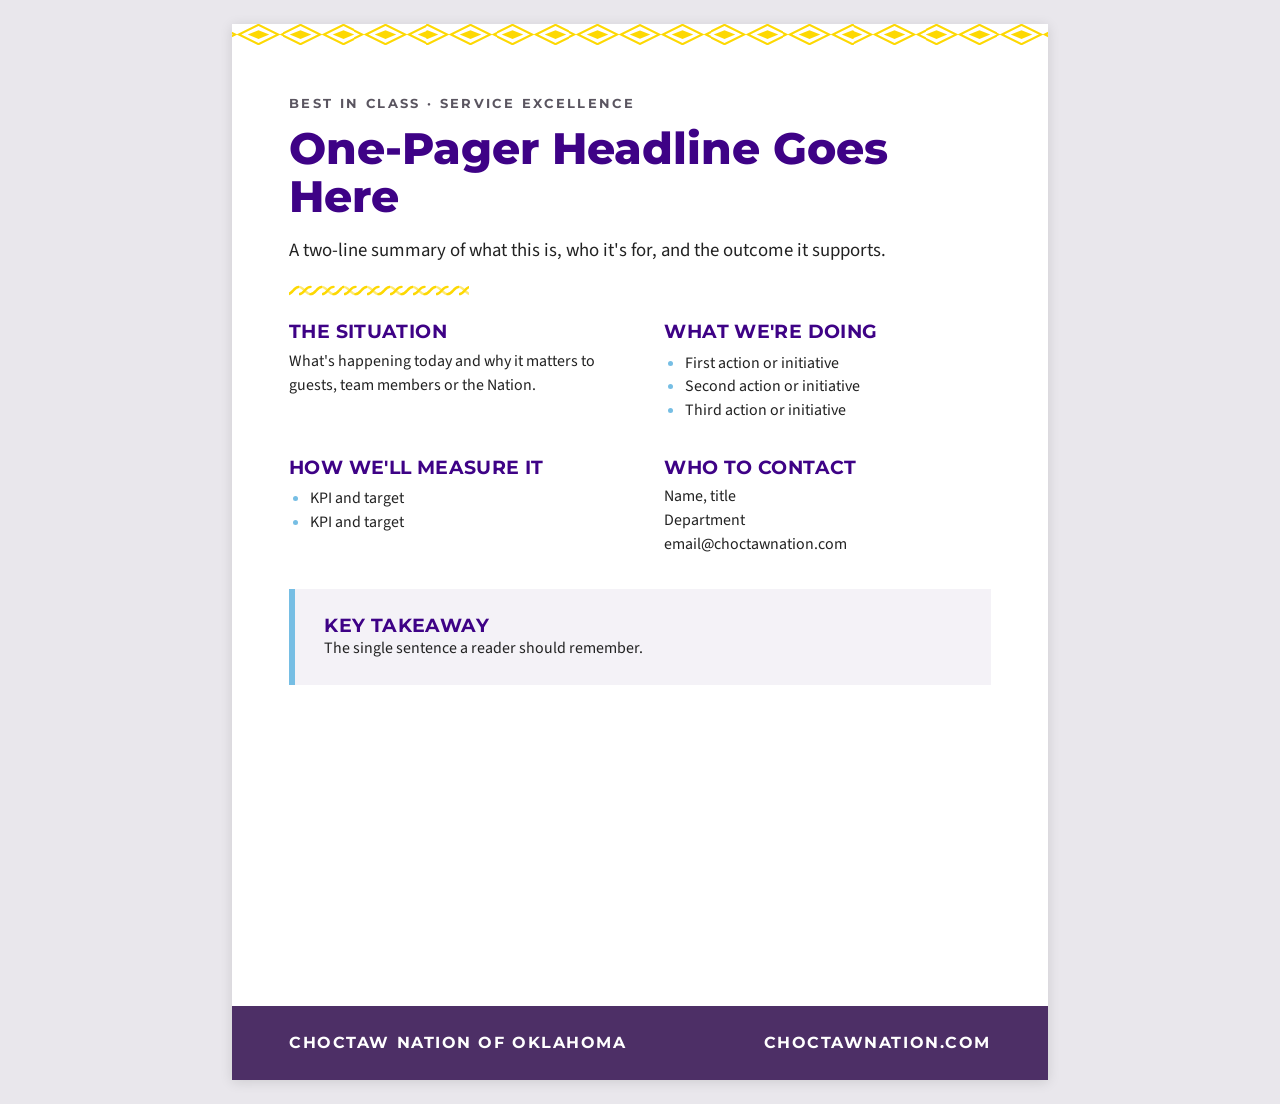
<file: choctaw-nation/templates/one-pager.html>
<!doctype html>
<html lang="en">
<head>
<meta charset="utf-8">
<meta name="viewport" content="width=device-width, initial-scale=1">
<title>CNO One-Pager Template</title>
<link rel="stylesheet" href="../tokens/tokens.css">
<style>
  /*
   * US Letter handout, modeled on the 2026–2030 Strategic Alignment one-pager.
   * Switch brand with <body data-brand="nation|oe|retail">.
   * Export: Print → Save as PDF (Letter, margins none, background graphics on).
   */
  * { box-sizing: border-box; margin: 0; }
  body { background: #E9E7EC; color: var(--cn-text); font-family: var(--cn-font-body); padding: 24px 16px; }
  .page {
    width: 100%; max-width: 8.5in; aspect-ratio: 8.5 / 11; margin: 0 auto; background: var(--cn-surface);
    display: flex; flex-direction: column; box-shadow: 0 2px 12px rgb(0 0 0 / .12); container-type: inline-size;
  }
  .cn-band-diamond { height: 2.6cqw; -webkit-mask-size: auto 100%; mask-size: auto 100%; }
  header { padding: 6cqw 7cqw 3cqw; }
  .eyebrow { font-family: var(--cn-font-display); font-weight: 700; font-size: 1.6cqw; letter-spacing: .18em; text-transform: uppercase; color: var(--cn-text-muted); }
  h1 { font-family: var(--cn-font-display); font-weight: 800; font-size: 5.4cqw; line-height: 1.1; color: var(--cn-primary); margin-top: 1.2cqw; }
  .lede { font-size: 2.3cqw; line-height: 1.5; margin-top: 2cqw; max-width: 90%; }
  .cn-rule-rope { width: 22cqw; height: 1.4cqw; margin-top: 2.4cqw; -webkit-mask-size: auto 100%; mask-size: auto 100%; }
  main { padding: 0 7cqw; display: grid; grid-template-columns: 1fr 1fr; gap: 4cqw 6cqw; flex: 1; align-content: start; }
  h2 { font-family: var(--cn-font-display); font-weight: 700; font-size: 2.3cqw; color: var(--cn-primary); text-transform: uppercase; letter-spacing: .02em; }
  p, li { font-size: 1.95cqw; line-height: 1.5; }
  section p { margin-top: .8cqw; }
  ul { margin-top: 1cqw; padding-left: 1.3em; }
  li::marker { color: var(--cn-accent); }
  .callout { grid-column: 1 / -1; background: var(--cn-surface-alt); border-left: .8cqw solid var(--cn-accent); padding: 3cqw 3.6cqw; }
  footer { margin-top: 4cqw; background: var(--cn-primary-deep); color: var(--cn-on-primary); padding: 3.4cqw 7cqw; display: flex; justify-content: space-between; align-items: center; font-family: var(--cn-font-display); font-weight: 700; font-size: 1.9cqw; letter-spacing: .1em; }
  footer img { height: 5.6cqw; background: #fff; padding: .8cqw 1.2cqw; border-radius: var(--cn-radius-md); }
  .mark { display: none; }
  [data-brand="nation"] .mark-nation, body:not([data-brand]) .mark-nation,
  [data-brand="oe"] .mark-oe, [data-brand="retail"] .mark-retail { display: block; }
  @media print {
    @page { size: letter; margin: 0; }
    body { background: none; padding: 0; }
    .page { max-width: none; width: 8.5in; box-shadow: none; -webkit-print-color-adjust: exact; print-color-adjust: exact; }
  }
</style>
</head>
<body data-brand="nation">
<article class="page">
  <span class="cn-band-diamond"></span>
  <header>
    <p class="eyebrow">Best in Class · Service Excellence</p>
    <h1>One-Pager Headline Goes Here</h1>
    <p class="lede">A two-line summary of what this is, who it's for, and the outcome it supports.</p>
    <span class="cn-rule-rope"></span>
  </header>
  <main>
    <section>
      <h2>The Situation</h2>
      <p>What's happening today and why it matters to guests, team members or the Nation.</p>
    </section>
    <section>
      <h2>What We're Doing</h2>
      <ul>
        <li>First action or initiative</li>
        <li>Second action or initiative</li>
        <li>Third action or initiative</li>
      </ul>
    </section>
    <section>
      <h2>How We'll Measure It</h2>
      <ul>
        <li>KPI and target</li>
        <li>KPI and target</li>
      </ul>
    </section>
    <section>
      <h2>Who to Contact</h2>
      <p>Name, title<br>Department<br>email@choctawnation.com</p>
    </section>
    <div class="callout">
      <h2>Key Takeaway</h2>
      <p>The single sentence a reader should remember.</p>
    </div>
  </main>
  <footer>
    <span class="mark mark-nation">CHOCTAW NATION OF OKLAHOMA</span>
    <img class="mark mark-oe" src="../assets/logos/oe-lockup-seal.png" alt="Choctaw Nation Operational Excellence">
    <img class="mark mark-retail" src="../assets/logos/travel-plaza-wordmark.png" alt="Choctaw Travel Plaza">
    <span>CHOCTAWNATION.COM</span>
  </footer>
</article>
</body>
</html>
</file>
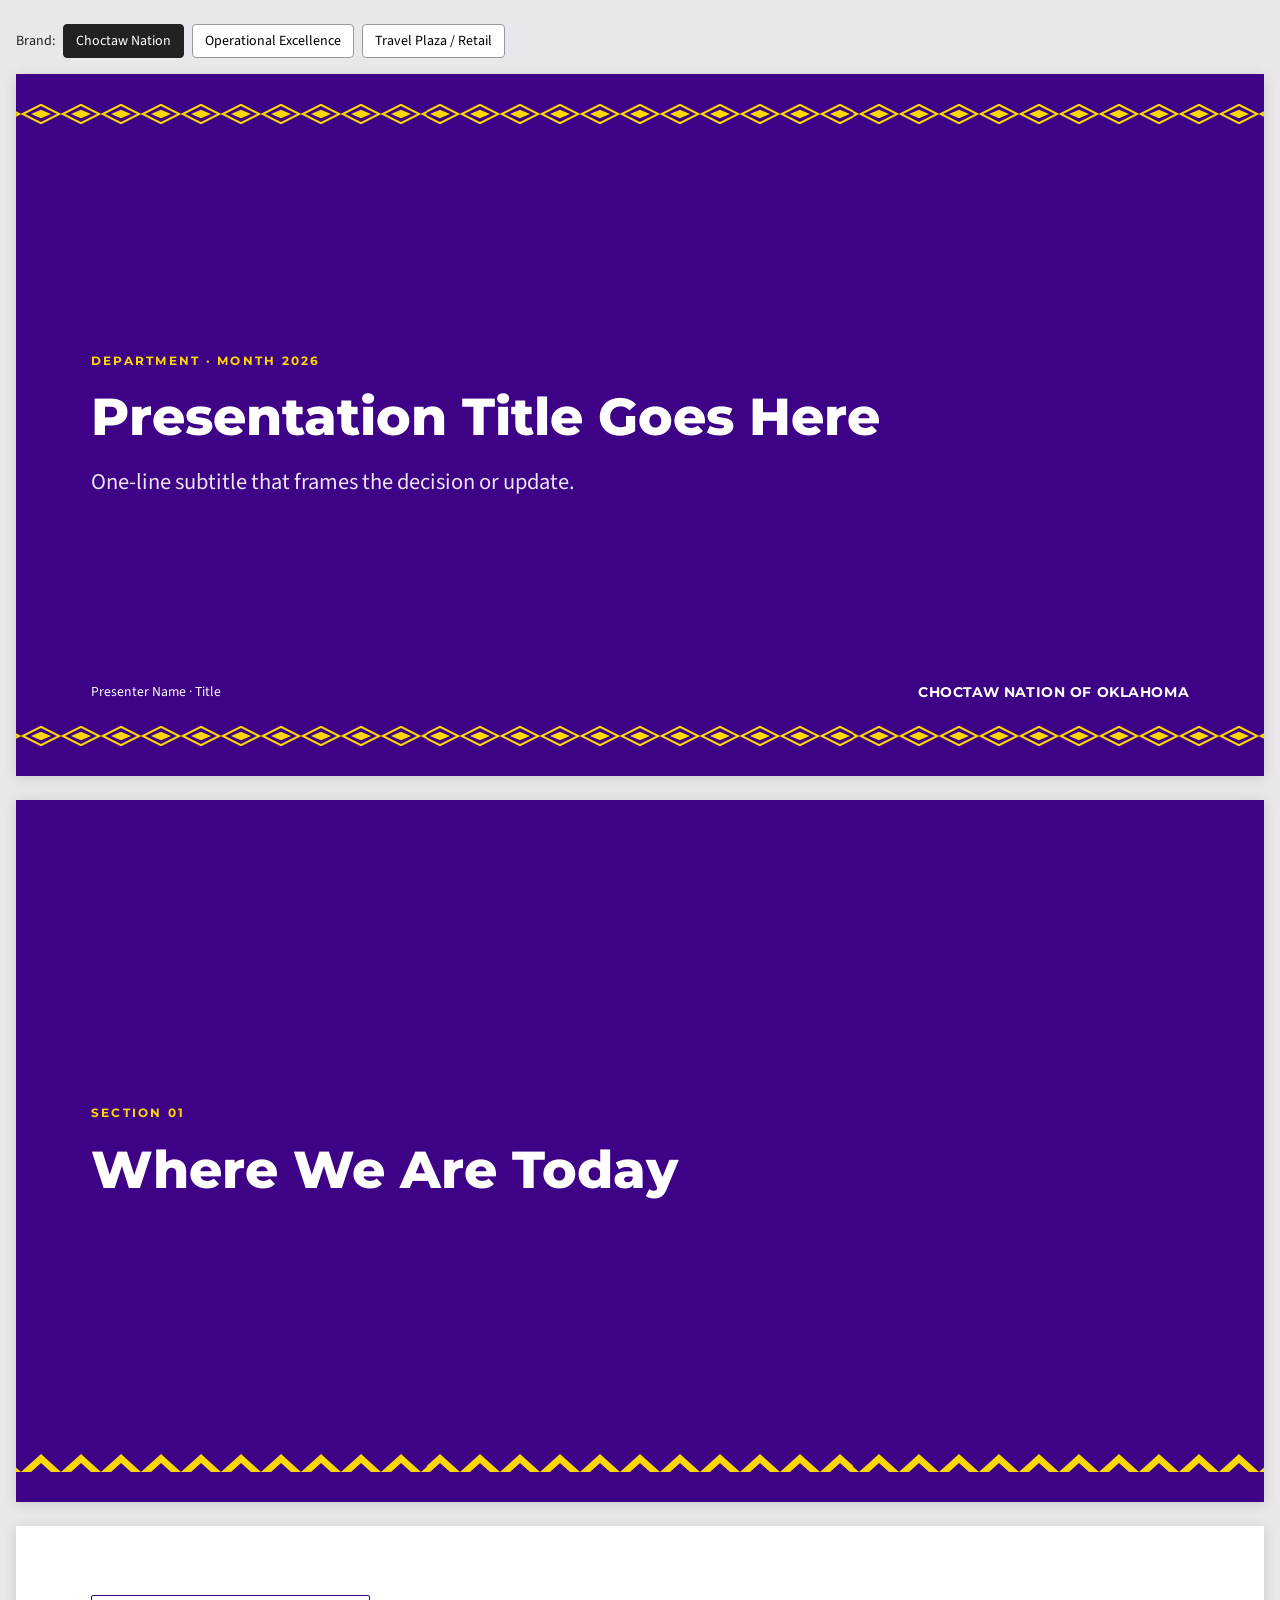
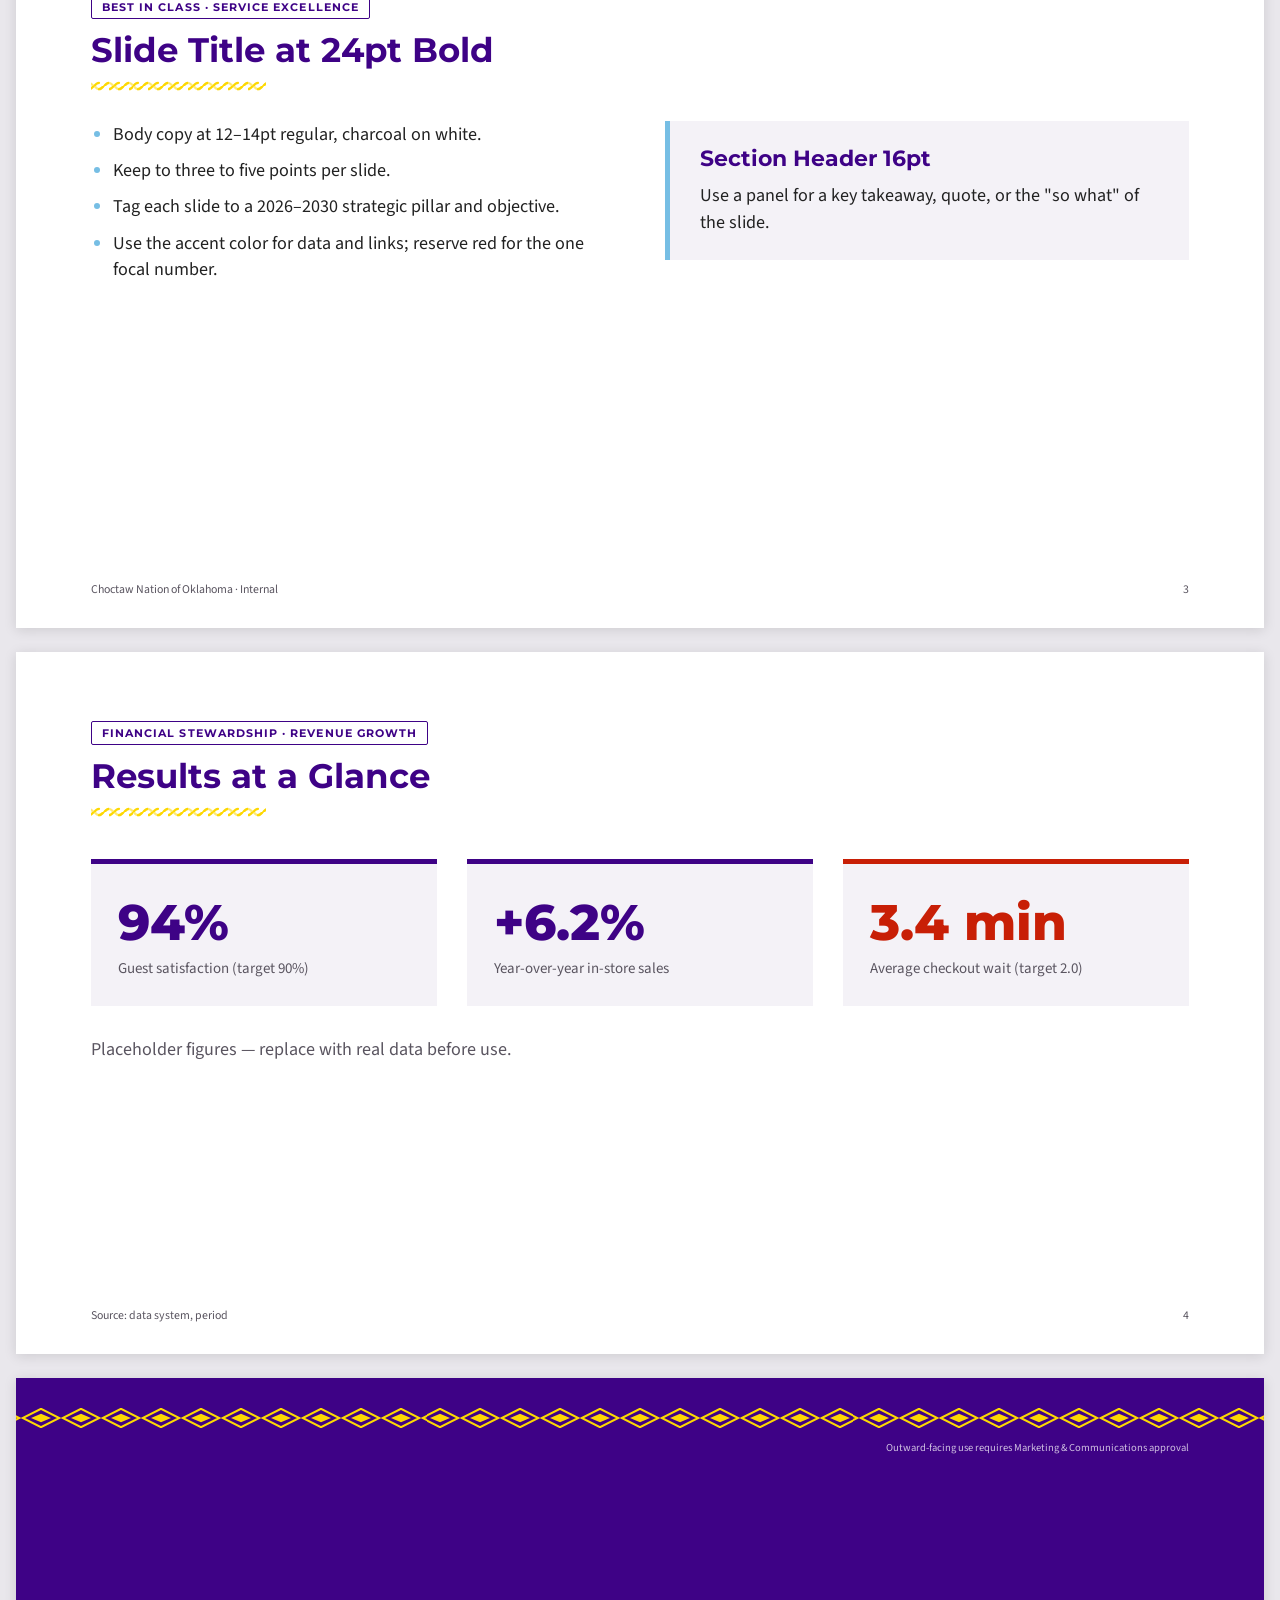
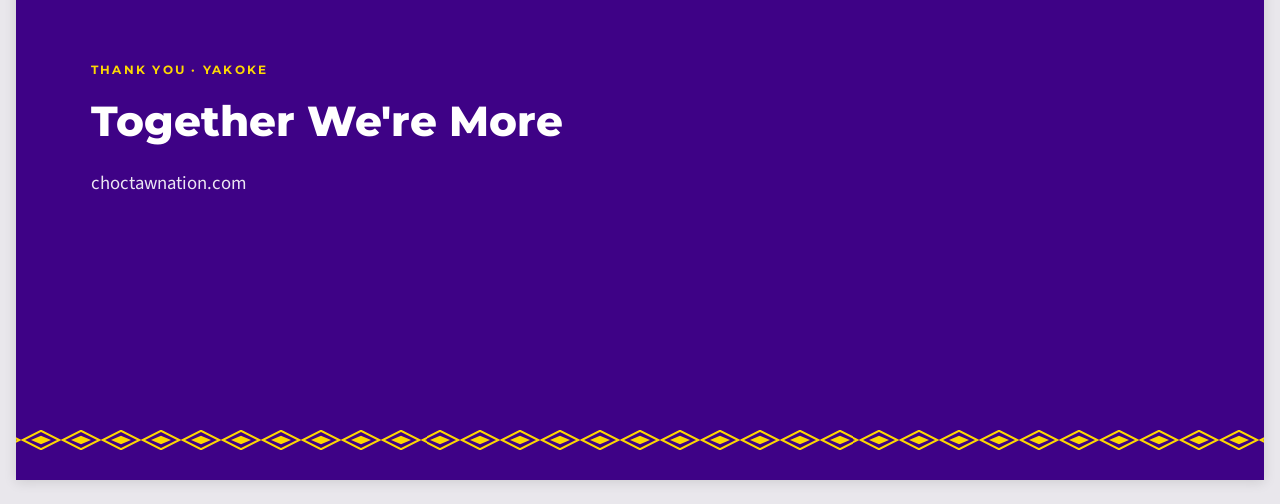
<file: choctaw-nation/templates/slides.html>
<!doctype html>
<html lang="en">
<head>
<meta charset="utf-8">
<meta name="viewport" content="width=device-width, initial-scale=1">
<title>CNO Slide Template</title>
<link rel="stylesheet" href="../tokens/tokens.css">
<style>
  /*
   * 16:9 slide template. Sizes use container units so slides scale to any width:
   * 1cqw = 1/100 of the slide width (19.2px at 1920x1080).
   * Switch brand with <body data-brand="nation|oe|retail">.
   * Export: browser Print → Save as PDF (landscape, margins none, background graphics on).
   */
  * { box-sizing: border-box; margin: 0; }
  body { background: #E9E7EC; color: var(--cn-text); font-family: var(--cn-font-body); padding: 24px 16px; }
  .deck { max-width: 1280px; margin: 0 auto; display: grid; gap: 24px; }
  .slide {
    position: relative; width: 100%; aspect-ratio: 16 / 9; overflow: hidden;
    container-type: inline-size; background: var(--cn-surface);
    box-shadow: 0 2px 12px rgb(0 0 0 / .12);
  }
  .inner { position: absolute; inset: 0; padding: 5.5cqw 6cqw; display: flex; flex-direction: column; }

  h1, h2, h3 { font-family: var(--cn-font-display); line-height: 1.1; }
  .hero  { font-size: 4.2cqw; font-weight: 800; }
  .title { font-size: 2.7cqw; font-weight: 700; color: var(--cn-primary); }
  .section { font-size: 1.75cqw; font-weight: 700; color: var(--cn-primary); }
  p, li { font-size: 1.45cqw; line-height: 1.45; }
  .eyebrow { font-family: var(--cn-font-display); font-weight: 700; font-size: 1cqw; letter-spacing: .18em; text-transform: uppercase; }

  /* Brand marks: only the one for the active brand shows. */
  .mark { display: none; }
  [data-brand="nation"] .mark-nation, body:not([data-brand]) .mark-nation,
  [data-brand="oe"] .mark-oe, [data-brand="retail"] .mark-retail { display: block; }
  .wordmark-text { font-family: var(--cn-font-display); font-weight: 700; font-size: 1.15cqw; letter-spacing: .04em; }

  /* Title / divider / closing: solid primary */
  .slide.is-primary { background: var(--cn-primary); color: var(--cn-on-primary); }
  .slide.is-primary .title, .slide.is-primary .section { color: var(--cn-on-primary); }
  .slide.is-primary .cn-band-diamond { background-color: var(--cn-ornament-on-primary); position: absolute; left: 0; right: 0; height: 1.6cqw; -webkit-mask-size: auto 100%; mask-size: auto 100%; }
  .band-top { top: 2.4cqw; } .band-bottom { bottom: 2.4cqw; }
  .is-primary .inner { justify-content: center; }
  .is-primary .eyebrow { color: var(--cn-ornament-on-primary); margin-bottom: 1.5cqw; }
  .subtitle { font-size: 1.8cqw; margin-top: 1.6cqw; opacity: .9; max-width: 70%; }
  .title-foot { position: absolute; left: 6cqw; right: 6cqw; bottom: 6cqw; display: flex; justify-content: space-between; align-items: flex-end; font-size: 1.1cqw; }
  .title-foot img { height: 4.4cqw; width: auto; }
  .lockup-on-dark { background: #fff; padding: .6cqw 1cqw; border-radius: var(--cn-radius-md); }

  /* Content slide */
  .head { margin-bottom: 2.4cqw; }
  .head .cn-rule-rope { width: 14cqw; height: .8cqw; margin-top: 1cqw; -webkit-mask-size: auto 100%; mask-size: auto 100%; }
  .cols { display: grid; grid-template-columns: 1fr 1fr; gap: 4cqw; flex: 1; }
  .cols ul { padding-left: 1.4em; display: grid; gap: .8cqw; align-content: start; }
  .cols li::marker { color: var(--cn-accent); }
  .panel { align-self: start; background: var(--cn-surface-alt); border-left: .45cqw solid var(--cn-accent); padding: 2cqw 2.4cqw; }
  .panel .section { margin-bottom: 1cqw; }
  .foot { position: absolute; left: 6cqw; right: 6cqw; bottom: 2.4cqw; display: flex; justify-content: space-between; align-items: center; font-size: .95cqw; color: var(--cn-text-muted); }
  .foot img { height: 2.4cqw; width: auto; }
  .pillar-tag { display: inline-block; font-family: var(--cn-font-display); font-weight: 700; font-size: .85cqw; letter-spacing: .1em; text-transform: uppercase; padding: .35cqw .8cqw; border: 1px solid var(--cn-primary); color: var(--cn-primary); border-radius: var(--cn-radius-sm); }

  /* KPI slide */
  .kpis { display: grid; grid-template-columns: repeat(3, 1fr); gap: 2.4cqw; margin-top: 1cqw; }
  .kpi { background: var(--cn-surface-alt); padding: 2.2cqw; border-top: .45cqw solid var(--cn-primary); }
  .kpi .value { font-family: var(--cn-font-display); font-weight: 800; font-size: 4cqw; color: var(--cn-primary); }
  .kpi .label { font-size: 1.2cqw; color: var(--cn-text-muted); margin-top: .4cqw; }
  .kpi.focus { border-top-color: var(--cn-alert); }
  .kpi.focus .value { color: var(--cn-alert); }

  /* Closing */
  .motto { font-family: var(--cn-font-display); font-weight: 800; font-size: 3.4cqw; }
  .links { margin-top: 2cqw; font-size: 1.5cqw; opacity: .9; }
  .review-note { position: absolute; right: 6cqw; top: 5cqw; font-size: .85cqw; opacity: .75; }

  @media print {
    @page { size: 13.333in 7.5in; margin: 0; }
    body { background: none; padding: 0; }
    .deck { max-width: none; gap: 0; }
    .slide { width: 13.333in; box-shadow: none; break-after: page; -webkit-print-color-adjust: exact; print-color-adjust: exact; }
    .no-print { display: none; }
  }
  .toolbar { max-width: 1280px; margin: 0 auto 16px; display: flex; gap: 8px; flex-wrap: wrap; font-size: 14px; }
  .toolbar button { font: inherit; padding: 6px 12px; border: 1px solid #999; background: #fff; border-radius: 4px; cursor: pointer; }
  .toolbar button[aria-pressed="true"] { background: #222; color: #fff; border-color: #222; }
</style>
</head>
<body data-brand="nation">

<div class="toolbar no-print" role="group" aria-label="Brand">
  <span style="align-self:center">Brand:</span>
  <button data-set="nation" aria-pressed="true">Choctaw Nation</button>
  <button data-set="oe" aria-pressed="false">Operational Excellence</button>
  <button data-set="retail" aria-pressed="false">Travel Plaza / Retail</button>
</div>

<main class="deck">

  <!-- 1. Title -->
  <section class="slide is-primary">
    <span class="cn-band-diamond band-top"></span>
    <div class="inner">
      <p class="eyebrow">Department · Month 2026</p>
      <h1 class="hero">Presentation Title Goes Here</h1>
      <p class="subtitle">One-line subtitle that frames the decision or update.</p>
    </div>
    <div class="title-foot">
      <span>Presenter Name · Title</span>
      <span class="mark mark-nation wordmark-text">CHOCTAW NATION OF OKLAHOMA</span>
      <img class="mark mark-oe lockup-on-dark" src="../assets/logos/oe-lockup-seal.png" alt="Choctaw Nation Operational Excellence">
      <img class="mark mark-retail lockup-on-dark" src="../assets/logos/travel-plaza-wordmark.png" alt="Choctaw Travel Plaza">
    </div>
    <span class="cn-band-diamond band-bottom"></span>
  </section>

  <!-- 2. Section divider -->
  <section class="slide is-primary">
    <div class="inner">
      <p class="eyebrow">Section 01</p>
      <h2 class="hero">Where We Are Today</h2>
    </div>
    <span class="cn-band-diamond band-bottom" style="-webkit-mask-image:var(--cn-pattern-half-diamond);mask-image:var(--cn-pattern-half-diamond)"></span>
  </section>

  <!-- 3. Content: two columns -->
  <section class="slide">
    <div class="inner">
      <div class="head">
        <span class="pillar-tag">Best in Class · Service Excellence</span>
        <h2 class="title" style="margin-top:1cqw">Slide Title at 24pt Bold</h2>
        <span class="cn-rule-rope"></span>
      </div>
      <div class="cols">
        <ul>
          <li>Body copy at 12–14pt regular, charcoal on white.</li>
          <li>Keep to three to five points per slide.</li>
          <li>Tag each slide to a 2026–2030 strategic pillar and objective.</li>
          <li>Use the accent color for data and links; reserve red for the one focal number.</li>
        </ul>
        <div class="panel">
          <h3 class="section">Section Header 16pt</h3>
          <p>Use a panel for a key takeaway, quote, or the "so what" of the slide.</p>
        </div>
      </div>
    </div>
    <div class="foot">
      <span>Choctaw Nation of Oklahoma · Internal</span>
      <img class="mark mark-oe" src="../assets/logos/oe-lockup-seal.png" alt="Choctaw Nation Operational Excellence">
      <img class="mark mark-retail" src="../assets/logos/travel-plaza-wordmark.png" alt="Choctaw Travel Plaza">
      <span>3</span>
    </div>
  </section>

  <!-- 4. KPI -->
  <section class="slide">
    <div class="inner">
      <div class="head">
        <span class="pillar-tag">Financial Stewardship · Revenue Growth</span>
        <h2 class="title" style="margin-top:1cqw">Results at a Glance</h2>
        <span class="cn-rule-rope"></span>
      </div>
      <div class="kpis">
        <div class="kpi"><div class="value">94%</div><div class="label">Guest satisfaction (target 90%)</div></div>
        <div class="kpi"><div class="value">+6.2%</div><div class="label">Year-over-year in-store sales</div></div>
        <div class="kpi focus"><div class="value">3.4 min</div><div class="label">Average checkout wait (target 2.0)</div></div>
      </div>
      <p style="margin-top:2.4cqw;color:var(--cn-text-muted)">Placeholder figures — replace with real data before use.</p>
    </div>
    <div class="foot"><span>Source: data system, period</span><span>4</span></div>
  </section>

  <!-- 5. Closing -->
  <section class="slide is-primary">
    <span class="cn-band-diamond band-top"></span>
    <p class="review-note">Outward-facing use requires Marketing &amp; Communications approval</p>
    <div class="inner">
      <p class="eyebrow">Thank you · Yakoke</p>
      <h2 class="motto">Together We're More</h2>
      <p class="links">choctawnation.com</p>
    </div>
    <span class="cn-band-diamond band-bottom"></span>
  </section>

</main>

<script>
  const buttons = document.querySelectorAll('[data-set]');
  buttons.forEach(b => b.addEventListener('click', () => {
    document.body.dataset.brand = b.dataset.set;
    buttons.forEach(x => x.setAttribute('aria-pressed', String(x === b)));
  }));
</script>
</body>
</html>
</file>
<file: choctaw-nation/tokens/tokens.css>
/*
 * Choctaw Nation of Oklahoma — design tokens as CSS custom properties.
 * Source of truth: tokens.json. Keep the two in sync.
 *
 * Usage:
 *   <link rel="stylesheet" href="../tokens/tokens.css">
 *   <body data-brand="nation">   nation | oe | retail   (nation is the default)
 */

@import url("https://fonts.googleapis.com/css2?family=Montserrat:wght@600;700;800&family=Source+Sans+3:wght@400;600;700&display=swap");

:root,
[data-brand="nation"] {
  --cn-primary: #3E0286;       /* Flag Purple */
  --cn-primary-deep: #4D2F66;  /* Heritage Purple */
  --cn-accent: #76BEE4;        /* Sky Blue */
  --cn-alert: #C81F06;         /* Crimson Red — sparingly */
  --cn-ornament: #FDD802;      /* Lakna (Gold) — borders only */
  --cn-ornament-on-primary: #FDD802;
  --cn-surface: #FFFFFF;
  --cn-surface-alt: #F4F2F7;
  --cn-neutral: #B7B7B7;
  --cn-text: #222222;
  --cn-text-muted: #5A5560;
  --cn-on-primary: #FFFFFF;
}

[data-brand="oe"] {
  --cn-primary: #2E4B40;       /* Dark Green */
  --cn-primary-deep: #1F332B;
  --cn-accent: #C6A45D;        /* Gold */
  --cn-alert: #C81F06;
  --cn-ornament: #C6A45D;
  --cn-ornament-on-primary: #C6A45D;
  --cn-surface: #FFFFFF;
  --cn-surface-alt: #F2F2F2;   /* Light Gray */
  --cn-neutral: #B7B7B7;       /* Medium Gray */
  --cn-text: #222222;
  --cn-text-muted: #55605B;
  --cn-on-primary: #FFFFFF;
}

[data-brand="retail"] {
  /* Approved Commerce–Retail palette */
  --cn-primary: #4F2C1D;       /* Brand Brown */
  --cn-primary-deep: #2B1D17;
  --cn-accent: #AB2328;        /* Choctaw Red */
  --cn-alert: #AB2328;
  --cn-ornament: #EBB000;      /* Gold */
  --cn-ornament-on-primary: #EBB000;
  --cn-success: #548235;       /* Green */
  --cn-data: #1F4E79;          /* Blue */
  --cn-surface: #FFFFFF;
  --cn-surface-alt: #FAF8F6;
  --cn-neutral: #C9B6A9;
  --cn-text: #2B1D17;
  --cn-text-muted: #6A5A52;
  --cn-on-primary: #FFFFFF;
  --cn-font-display: GillSans, "Gill Sans", "Gill Sans MT", Calibri, Arial, sans-serif;
  --cn-font-body: GillSans, "Gill Sans", "Gill Sans MT", Calibri, Arial, sans-serif;
}

:root {
  --cn-font-display: "Montserrat", "Arial Black", Arial, sans-serif;
  --cn-font-body: "Source Sans 3", Arial, Helvetica, sans-serif;

  --cn-space-xs: 4px;
  --cn-space-sm: 8px;
  --cn-space-md: 16px;
  --cn-space-lg: 24px;
  --cn-space-xl: 40px;
  --cn-space-2xl: 64px;

  --cn-radius-sm: 2px;
  --cn-radius-md: 6px;

  --cn-pattern-diamond: url("data:image/svg+xml,%3Csvg xmlns=%22http://www.w3.org/2000/svg%22 width=%2248%22 height=%2224%22 viewBox=%220 0 48 24%22%3E %3Cpath d=%22M24 1 L46 12 L24 23 L2 12 Z%22 fill=%22none%22 stroke=%22%23000%22 stroke-width=%222.5%22/%3E %3Cpath d=%22M24 7 L36 12 L24 17 L12 12 Z%22 fill=%22%23000%22/%3E %3C/svg%3E");
  --cn-pattern-half-diamond: url("data:image/svg+xml,%3Csvg xmlns=%22http://www.w3.org/2000/svg%22 width=%2240%22 height=%2220%22 viewBox=%220 0 40 20%22%3E %3Cpath d=%22M0 20 L20 2 L40 20 Z M10 20 L30 20 L20 11 Z%22 fill=%22%23000%22 fill-rule=%22evenodd%22/%3E %3C/svg%3E");
  --cn-pattern-rope: url("data:image/svg+xml,%3Csvg xmlns=%22http://www.w3.org/2000/svg%22 width=%2224%22 height=%2212%22 viewBox=%220 0 24 12%22%3E %3Cpath d=%22M0 10 C6 10 6 2 12 2%22 fill=%22none%22 stroke=%22%23000%22 stroke-width=%222.6%22 stroke-linecap=%22round%22/%3E %3Cpath d=%22M12 10 C18 10 18 2 24 2%22 fill=%22none%22 stroke=%22%23000%22 stroke-width=%222.6%22 stroke-linecap=%22round%22/%3E %3Cpath d=%22M0 2 C2 2 3 3 4.5 4.5 M7.5 7.5 C9 9 10 10 12 10 C14 10 15 9 16.5 7.5 M19.5 4.5 C21 3 22 2 24 2%22 fill=%22none%22 stroke=%22%23000%22 stroke-width=%222.6%22 stroke-linecap=%22round%22 opacity=%22.55%22/%3E %3C/svg%3E");
}

/* ---- Motif utilities ----
 * Pattern tiles are inlined (from assets/patterns/*.svg) because mask images load with CORS
 * and would fail when opening files locally. They are masks, so they take the brand color. */

.cn-band-diamond,
.cn-band-half-diamond,
.cn-rule-rope {
  display: block;
  background-color: var(--cn-ornament);
  -webkit-mask-repeat: repeat-x;
          mask-repeat: repeat-x;
  -webkit-mask-position: center;
          mask-position: center;
}
.cn-band-diamond      { height: 24px; -webkit-mask-image: var(--cn-pattern-diamond);      mask-image: var(--cn-pattern-diamond); }
.cn-band-half-diamond { height: 20px; -webkit-mask-image: var(--cn-pattern-half-diamond); mask-image: var(--cn-pattern-half-diamond); }
.cn-rule-rope         { height: 12px; -webkit-mask-image: var(--cn-pattern-rope);         mask-image: var(--cn-pattern-rope); }
</file>
